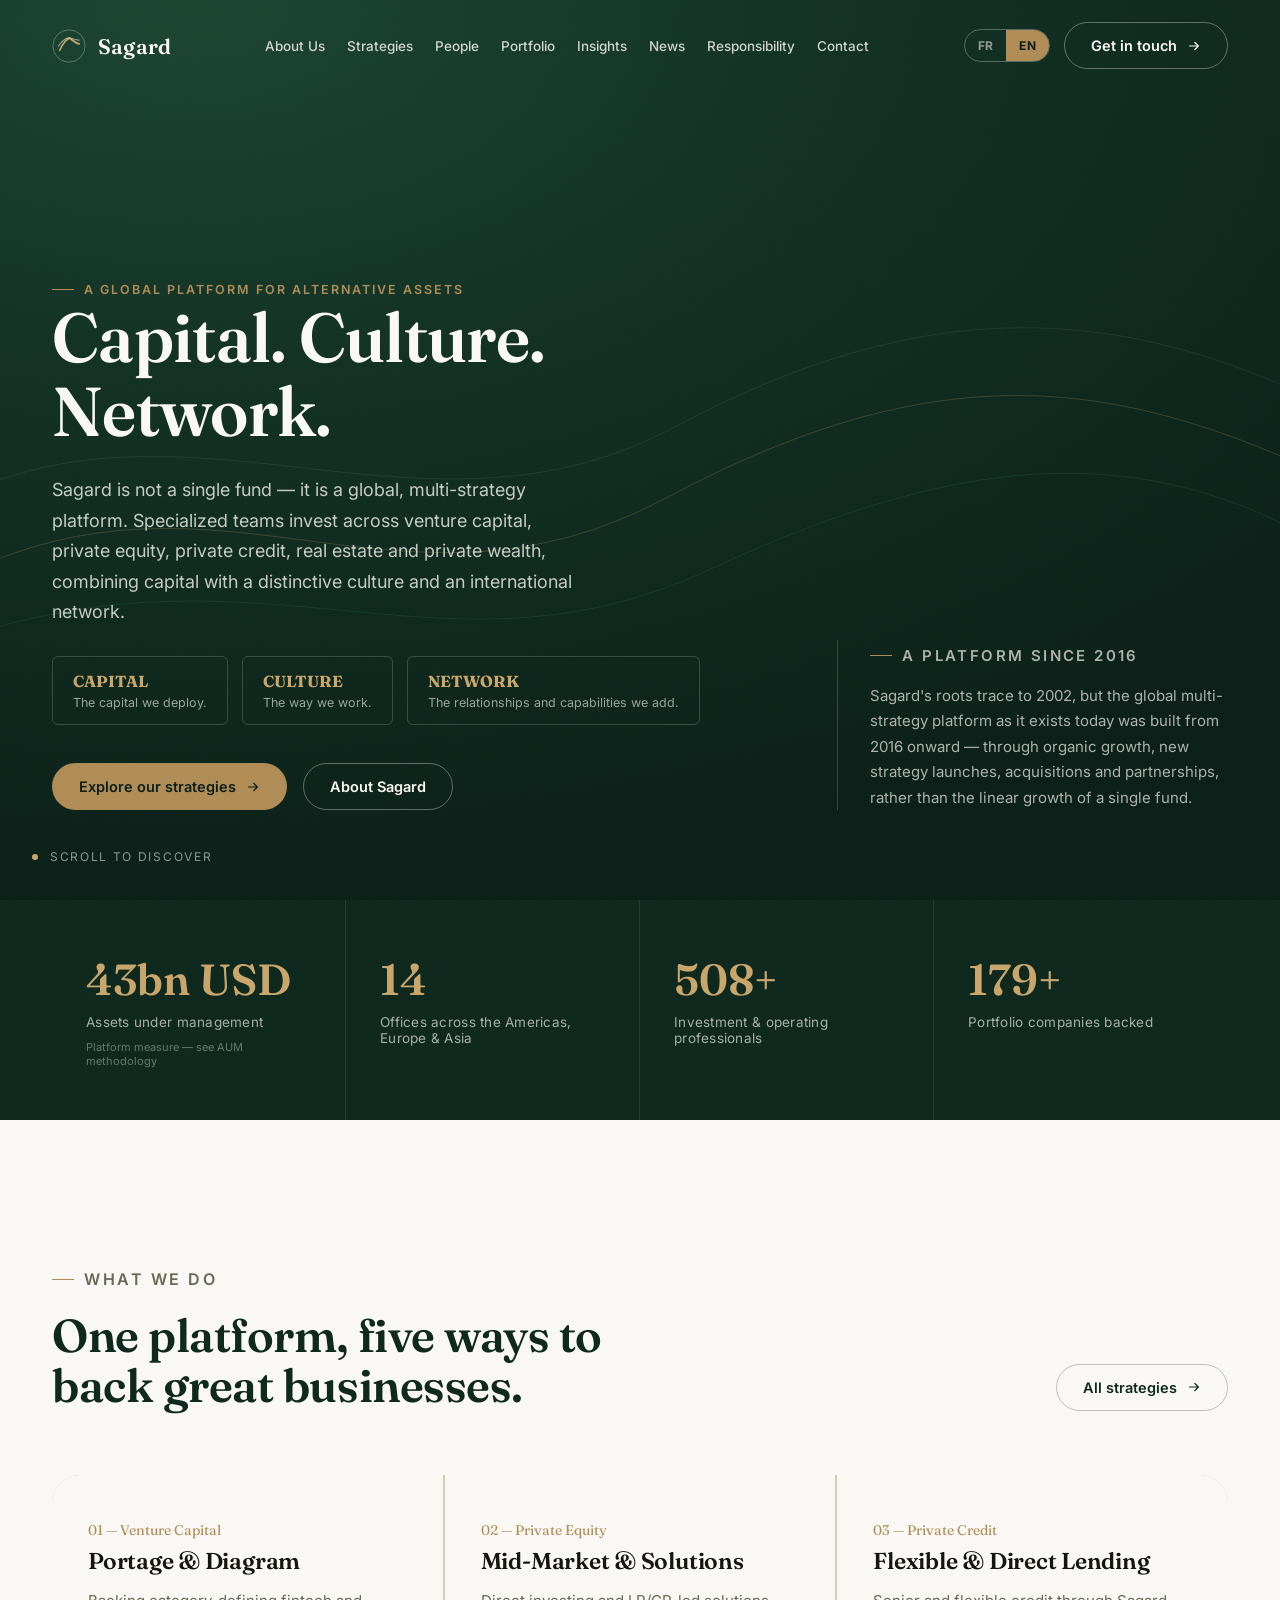
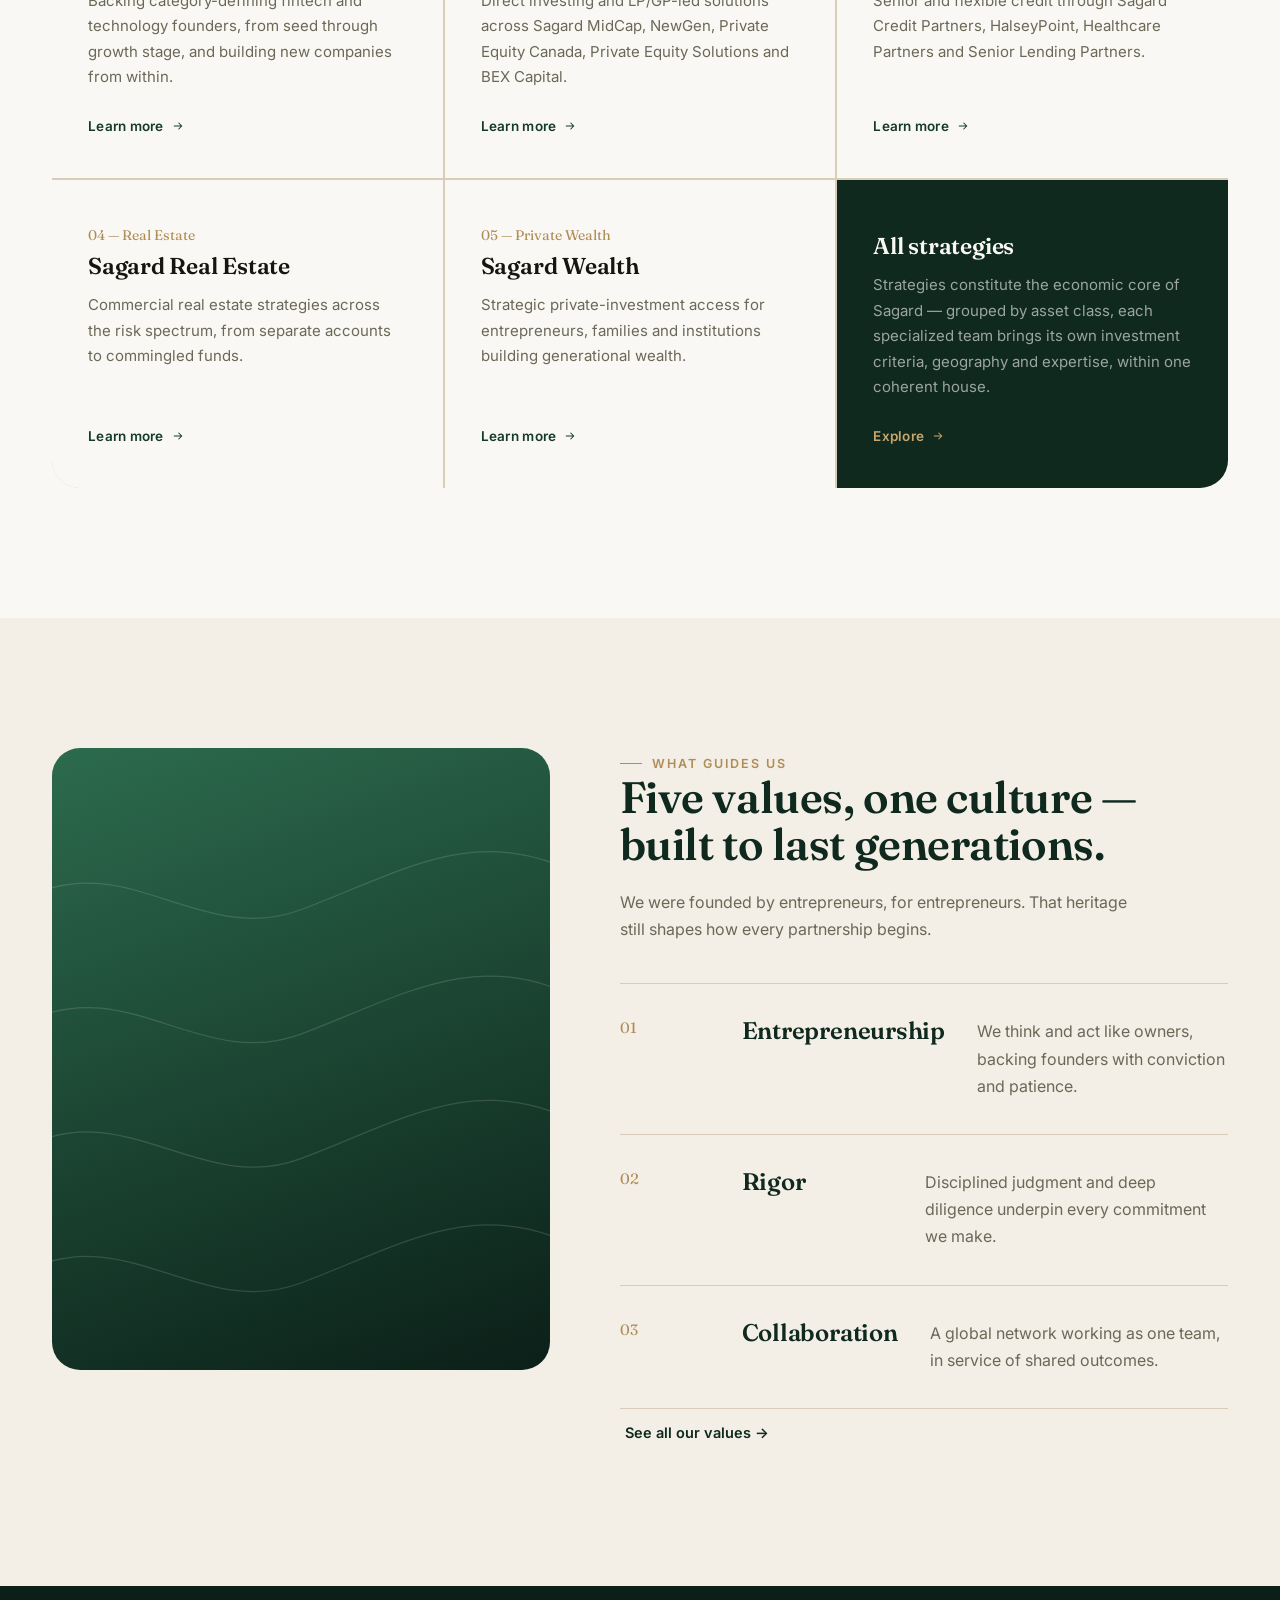
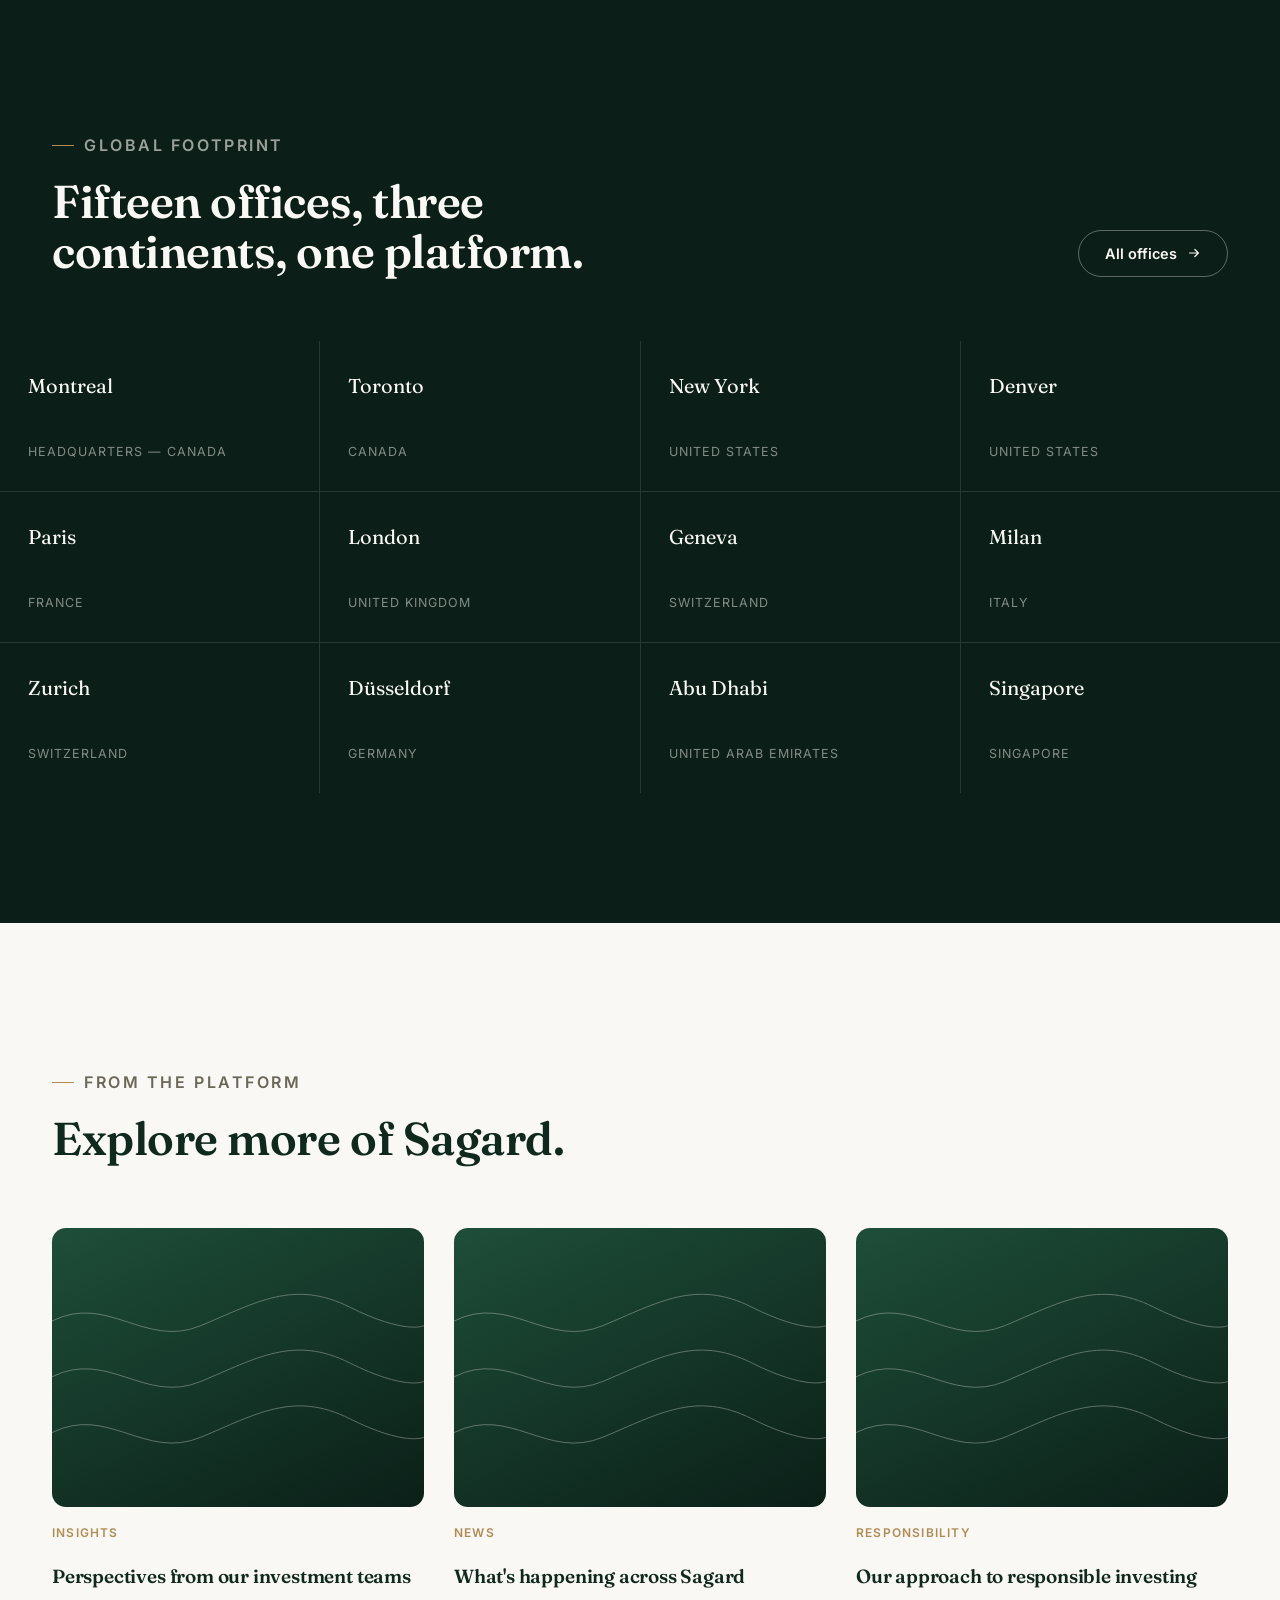
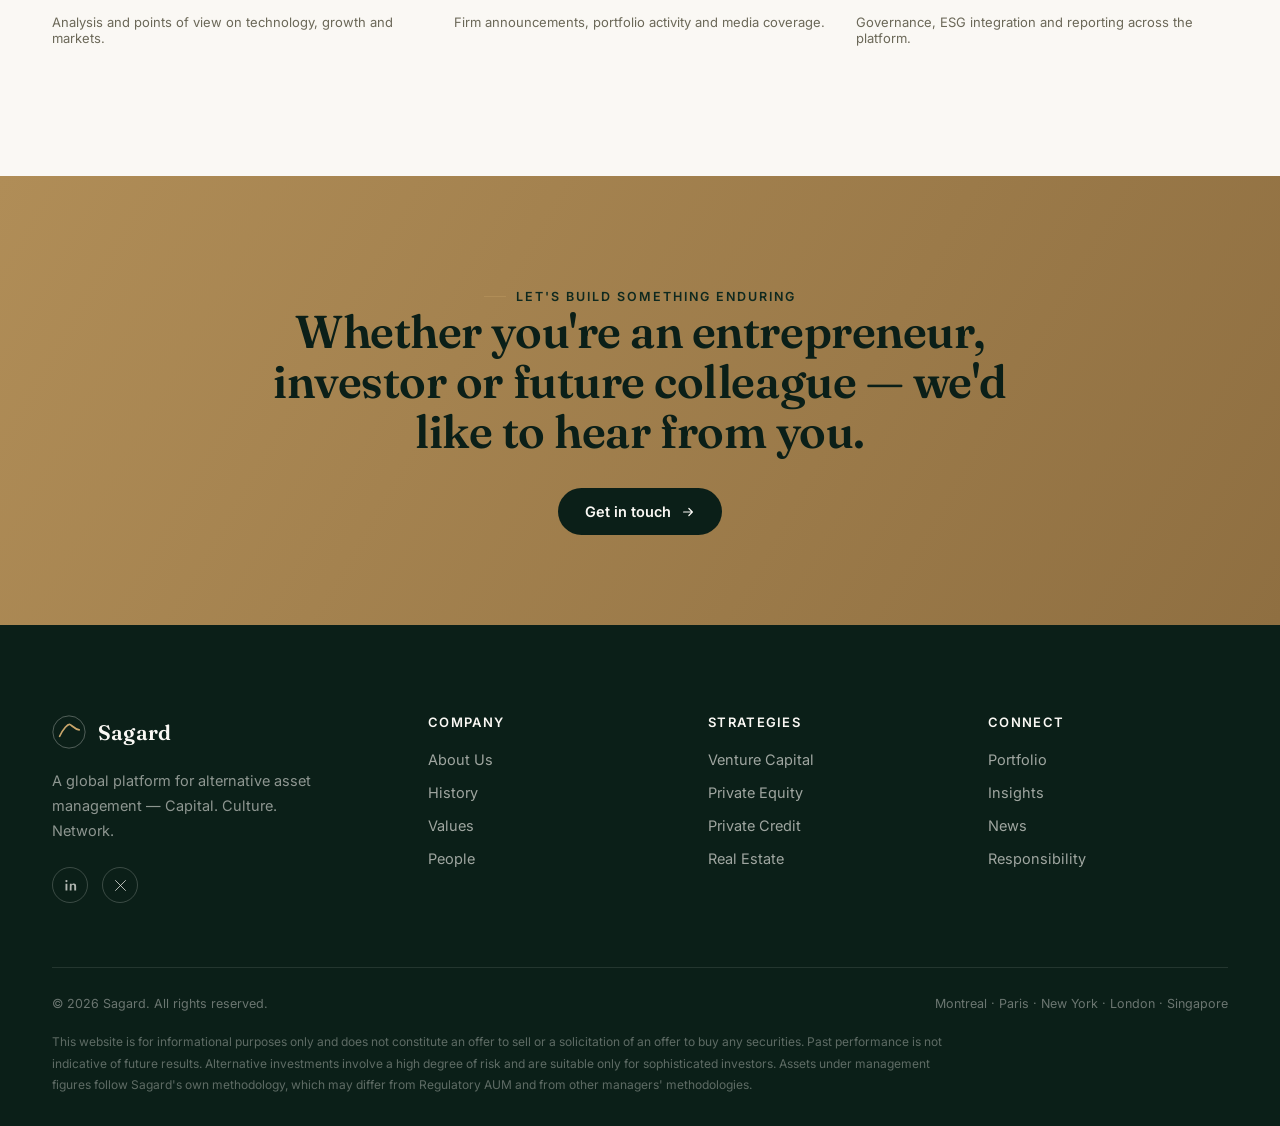
<file: index.html>
<!doctype html>
<html lang="en">
<head>
<meta charset="UTF-8">
<meta name="viewport" content="width=device-width, initial-scale=1.0">
<title data-i18n="home.meta.title">Sagard — Capital. Culture. Network.</title>
<meta name="description" data-i18n-content="home.meta.desc" content="Sagard is a global platform for alternative asset management.">
<link rel="icon" href="data:image/svg+xml,%3Csvg xmlns='http://www.w3.org/2000/svg' viewBox='0 0 40 40'%3E%3Ccircle cx='20' cy='20' r='19' fill='%230f291f'/%3E%3Cpath d='M9 24c4-9 9-13 11-13s5 5 11 6' stroke='%23c9a66b' stroke-width='2' fill='none' stroke-linecap='round'/%3E%3C/svg%3E">
<link rel="preconnect" href="https://fonts.googleapis.com">
<link rel="preconnect" href="https://fonts.gstatic.com" crossorigin>
<link href="https://fonts.googleapis.com/css2?family=Fraunces:opsz,wght@9..144,500;9..144,600;9..144,650&family=Inter:wght@400;500;600;700&display=swap" rel="stylesheet">
<link rel="stylesheet" href="assets/css/style.css">
</head>
<body>

<!-- ============ HEADER ============ -->
<header class="site-header">
  <div class="container">
    <a href="index.html" class="logo">
      <svg viewBox="0 0 40 40" fill="none" xmlns="http://www.w3.org/2000/svg">
        <circle cx="20" cy="20" r="19" stroke="currentColor" stroke-opacity=".35"/>
        <path d="M9 25c4.5-9.5 9.5-14 11.5-14s5.5 5.5 11.5 6.5" stroke="#c9a66b" stroke-width="2" fill="none" stroke-linecap="round"/>
        <path d="M7.5 20c5-7 10.5-10 12.5-10s6 3.5 12 3" stroke="currentColor" stroke-opacity=".55" stroke-width="1.4" fill="none" stroke-linecap="round"/>
      </svg>
      <span class="logo-word">Sagard</span>
    </a>
    <nav class="main-nav" id="mainNav">
      <a href="about.html" data-i18n="nav.about">About Us</a>
      <a href="strategies.html" data-i18n="nav.strategies">Strategies</a>
      <a href="people.html" data-i18n="nav.people">People</a>
      <a href="portfolio.html" data-i18n="nav.portfolio">Portfolio</a>
      <a href="insights.html" data-i18n="nav.insights">Insights</a>
      <a href="news.html" data-i18n="nav.news">News</a>
      <a href="responsibility.html" data-i18n="nav.responsibility">Responsibility</a>
      <a href="contact.html" data-i18n="nav.contact">Contact</a>
    </nav>
    <div class="header-actions">
      <div class="lang-switch" role="group" aria-label="Language / Langue">
        <button type="button" class="lang-btn" data-lang-btn="fr">FR</button>
        <button type="button" class="lang-btn" data-lang-btn="en">EN</button>
      </div>
      <a href="contact.html" class="btn btn-outline-light">
        <span data-i18n="nav.getintouch">Get in touch</span>
        <svg viewBox="0 0 16 16" fill="none"><path d="M3 8h10M9 4l4 4-4 4" stroke="currentColor" stroke-width="1.4" stroke-linecap="round" stroke-linejoin="round"/></svg>
      </a>
      <button class="nav-toggle" id="navToggle" aria-label="Open menu" aria-expanded="false">
        <span></span><span></span><span></span>
      </button>
    </div>
  </div>
  <div class="nav-scrim" id="navScrim"></div>
</header>

<!-- ============ HERO ============ -->
<section class="hero">
  <svg class="hero-lines" viewBox="0 0 1440 800" preserveAspectRatio="none" xmlns="http://www.w3.org/2000/svg">
    <path d="M-50 650 C 250 500, 450 720, 750 560 S 1250 420, 1500 540" stroke="#c9a66b" stroke-width="1" fill="none" opacity=".5"/>
    <path d="M-50 720 C 300 600, 500 780, 800 640 S 1300 500, 1500 620" stroke="#3f8a63" stroke-width="1" fill="none" opacity=".4"/>
    <path d="M-50 560 C 220 430, 480 630, 760 480 S 1260 340, 1500 460" stroke="#f3efe6" stroke-width="1" fill="none" opacity=".18"/>
  </svg>
  <div class="grain"></div>
  <div class="container">
    <div class="hero-grid">
      <div>
        <p class="eyebrow" data-reveal data-i18n="home.hero.eyebrow">A Global Platform for Alternative Assets</p>
        <h1 data-reveal data-i18n="home.hero.tagline">Capital. Culture. Network.</h1>
        <p class="hero-sub" data-reveal data-i18n="home.hero.sub">Sagard is not a single fund — it is a global, multi-strategy platform.</p>
        <div class="ccn-row" data-reveal>
          <div class="ccn-pill"><b data-i18n="ccn.capital.label">CAPITAL</b><span data-i18n="ccn.capital.value">The capital we deploy.</span></div>
          <div class="ccn-pill"><b data-i18n="ccn.culture.label">CULTURE</b><span data-i18n="ccn.culture.value">The way we work.</span></div>
          <div class="ccn-pill"><b data-i18n="ccn.network.label">NETWORK</b><span data-i18n="ccn.network.value">The relationships and capabilities we add.</span></div>
        </div>
        <div class="hero-cta" data-reveal>
          <a href="strategies.html" class="btn btn-primary">
            <span data-i18n="home.hero.cta1">Explore our strategies</span>
            <svg viewBox="0 0 16 16" fill="none"><path d="M3 8h10M9 4l4 4-4 4" stroke="currentColor" stroke-width="1.4" stroke-linecap="round" stroke-linejoin="round"/></svg>
          </a>
          <a href="about.html" class="btn btn-outline-light" data-i18n="home.hero.cta2">About Sagard</a>
        </div>
      </div>
      <div class="hero-side" data-reveal>
        <p class="eyebrow" data-i18n="home.hero.since">A platform since 2016</p>
        <p data-i18n="home.hero.sidetext">Sagard's roots trace to 2002, but the global multi-strategy platform as it exists today was built from 2016 onward.</p>
      </div>
    </div>
  </div>
  <div class="scroll-cue"><span class="dot"></span> <span data-i18n="home.scroll">Scroll to discover</span></div>
</section>

<!-- ============ STATS ============ -->
<section class="stats-bar">
  <div class="container">
    <div class="stats-grid">
      <div class="stat-item" data-reveal>
        <span class="stat-num"><span data-count="46" data-suffix="bn">0</span> USD</span>
        <span class="stat-label" data-i18n="home.stats.aum">Assets under management</span>
        <a href="about.html#aum-note" class="stat-caveat" data-i18n="home.stats.aum.caveat">Platform measure — see AUM methodology</a>
      </div>
      <div class="stat-item" data-reveal>
        <span class="stat-num"><span data-count="15">0</span></span>
        <span class="stat-label" data-i18n="home.stats.offices">Offices across the Americas, Europe &amp; Asia</span>
      </div>
      <div class="stat-item" data-reveal>
        <span class="stat-num"><span data-count="540" data-suffix="+">0</span></span>
        <span class="stat-label" data-i18n="home.stats.people">Investment &amp; operating professionals</span>
      </div>
      <div class="stat-item" data-reveal>
        <span class="stat-num"><span data-count="190" data-suffix="+">0</span></span>
        <span class="stat-label" data-i18n="home.stats.portfolio">Portfolio companies backed</span>
      </div>
    </div>
  </div>
</section>

<!-- ============ STRATEGIES ============ -->
<section class="section">
  <div class="container">
    <div class="section-head" data-reveal>
      <div>
        <p class="eyebrow" data-i18n="home.strat.eyebrow">What we do</p>
        <h2 data-i18n="home.strat.title">One platform, five ways to back great businesses.</h2>
      </div>
      <a href="strategies.html" class="btn btn-outline-dark">
        <span data-i18n="home.strat.all">All strategies</span>
        <svg viewBox="0 0 16 16" fill="none"><path d="M3 8h10M9 4l4 4-4 4" stroke="currentColor" stroke-width="1.4" stroke-linecap="round" stroke-linejoin="round"/></svg>
      </a>
    </div>
    <div class="strategy-grid" data-reveal>
      <a href="strategies.html#venture-capital" class="strategy-card">
        <div><span class="strategy-num" data-i18n="card.vc.num">01 — Venture Capital</span>
          <h3 data-i18n="card.vc.title">Portage &amp; Diagram</h3>
          <p class="strategy-desc" data-i18n="card.vc.desc">Backing category-defining fintech and technology founders.</p>
        </div>
        <span class="strategy-link"><span data-i18n="common.learnmore">Learn more</span> <svg viewBox="0 0 16 16" fill="none"><path d="M3 8h10M9 4l4 4-4 4" stroke="currentColor" stroke-width="1.4" stroke-linecap="round" stroke-linejoin="round"/></svg></span>
      </a>
      <a href="strategies.html#private-equity" class="strategy-card">
        <div><span class="strategy-num" data-i18n="card.pe.num">02 — Private Equity</span>
          <h3 data-i18n="card.pe.title">Mid-Market &amp; Solutions</h3>
          <p class="strategy-desc" data-i18n="card.pe.desc">Direct investing and LP/GP-led solutions across five specialized vehicles.</p>
        </div>
        <span class="strategy-link"><span data-i18n="common.learnmore">Learn more</span> <svg viewBox="0 0 16 16" fill="none"><path d="M3 8h10M9 4l4 4-4 4" stroke="currentColor" stroke-width="1.4" stroke-linecap="round" stroke-linejoin="round"/></svg></span>
      </a>
      <a href="strategies.html#private-credit" class="strategy-card">
        <div><span class="strategy-num" data-i18n="card.credit.num">03 — Private Credit</span>
          <h3 data-i18n="card.credit.title">Flexible &amp; Direct Lending</h3>
          <p class="strategy-desc" data-i18n="card.credit.desc">Senior and flexible credit across four specialized vehicles.</p>
        </div>
        <span class="strategy-link"><span data-i18n="common.learnmore">Learn more</span> <svg viewBox="0 0 16 16" fill="none"><path d="M3 8h10M9 4l4 4-4 4" stroke="currentColor" stroke-width="1.4" stroke-linecap="round" stroke-linejoin="round"/></svg></span>
      </a>
      <a href="strategies.html#real-estate" class="strategy-card">
        <div><span class="strategy-num" data-i18n="card.re.num">04 — Real Estate</span>
          <h3 data-i18n="card.re.title">Sagard Real Estate</h3>
          <p class="strategy-desc" data-i18n="card.re.desc">Commercial real estate strategies across the risk spectrum.</p>
        </div>
        <span class="strategy-link"><span data-i18n="common.learnmore">Learn more</span> <svg viewBox="0 0 16 16" fill="none"><path d="M3 8h10M9 4l4 4-4 4" stroke="currentColor" stroke-width="1.4" stroke-linecap="round" stroke-linejoin="round"/></svg></span>
      </a>
      <a href="strategies.html#private-wealth" class="strategy-card">
        <div><span class="strategy-num" data-i18n="card.wealth.num">05 — Private Wealth</span>
          <h3 data-i18n="card.wealth.title">Sagard Wealth</h3>
          <p class="strategy-desc" data-i18n="card.wealth.desc">Strategic private-investment access for entrepreneurs and families.</p>
        </div>
        <span class="strategy-link"><span data-i18n="common.learnmore">Learn more</span> <svg viewBox="0 0 16 16" fill="none"><path d="M3 8h10M9 4l4 4-4 4" stroke="currentColor" stroke-width="1.4" stroke-linecap="round" stroke-linejoin="round"/></svg></span>
      </a>
      <a href="strategies.html" class="strategy-card strategy-card-cta">
        <div>
          <h3 data-i18n="home.strat.all">All strategies</h3>
          <p class="strategy-desc" data-i18n="strategies.hero.sub">Explore every asset class in detail.</p>
        </div>
        <span class="strategy-link"><span data-i18n="common.explore">Explore</span> <svg viewBox="0 0 16 16" fill="none"><path d="M3 8h10M9 4l4 4-4 4" stroke="currentColor" stroke-width="1.4" stroke-linecap="round" stroke-linejoin="round"/></svg></span>
      </a>
    </div>
  </div>
</section>

<!-- ============ VALUES TEASER ============ -->
<section class="section section-stone">
  <div class="container">
    <div class="split">
      <div class="split-media" data-reveal>
        <svg class="topo" viewBox="0 0 400 500" preserveAspectRatio="none" xmlns="http://www.w3.org/2000/svg">
          <path d="M-20 120c80-40 140 40 220 10s140-70 220-30" stroke="#faf8f4" fill="none"/>
          <path d="M-20 220c80-40 140 40 220 10s140-70 220-30" stroke="#faf8f4" fill="none"/>
          <path d="M-20 320c80-40 140 40 220 10s140-70 220-30" stroke="#faf8f4" fill="none"/>
          <path d="M-20 420c80-40 140 40 220 10s140-70 220-30" stroke="#faf8f4" fill="none"/>
        </svg>
      </div>
      <div>
        <p class="eyebrow" data-reveal data-i18n="home.values.eyebrow">What guides us</p>
        <h2 data-reveal style="font-size:clamp(28px,3.6vw,44px);color:var(--forest-900);max-width:520px;" data-i18n="home.values.title">Five values, one culture — built to last generations.</h2>
        <p data-reveal style="margin-top:20px;color:var(--ink-500);max-width:520px;" data-i18n="home.values.text">We were founded by entrepreneurs, for entrepreneurs.</p>
        <div class="values-list" style="margin-top:40px;">
          <div class="value-row" data-reveal>
            <span class="value-index">01</span><h3 data-i18n="home.values.v1.title">Entrepreneurship</h3>
            <p data-i18n="home.values.v1.desc">We think and act like owners, backing founders with conviction and patience.</p>
          </div>
          <div class="value-row" data-reveal>
            <span class="value-index">02</span><h3 data-i18n="home.values.v2.title">Rigor</h3>
            <p data-i18n="home.values.v2.desc">Disciplined judgment and deep diligence underpin every commitment we make.</p>
          </div>
          <div class="value-row" data-reveal>
            <span class="value-index">03</span><h3 data-i18n="home.values.v3.title">Collaboration</h3>
            <p data-i18n="home.values.v3.desc">A global network working as one team, in service of shared outcomes.</p>
          </div>
        </div>
        <a href="about.html#values" class="btn btn-ghost" data-reveal data-i18n="home.values.seeall">See all our values →</a>
      </div>
    </div>
  </div>
</section>

<!-- ============ GLOBAL PRESENCE ============ -->
<section class="section section-dark">
  <div class="container">
    <div class="section-head" data-reveal>
      <div>
        <p class="eyebrow" data-i18n="home.global.eyebrow">Global footprint</p>
        <h2 data-i18n="home.global.title">Fifteen offices, three continents, one platform.</h2>
      </div>
      <a href="contact.html" class="btn btn-outline-light">
        <span data-i18n="home.global.all">All offices</span>
        <svg viewBox="0 0 16 16" fill="none"><path d="M3 8h10M9 4l4 4-4 4" stroke="currentColor" stroke-width="1.4" stroke-linecap="round" stroke-linejoin="round"/></svg>
      </a>
    </div>
  </div>
  <div class="offices-grid" data-reveal>
    <div class="office-cell"><span class="office-city" data-i18n="office.montreal.city">Montreal</span><span class="office-region" data-i18n="office.montreal.region">Headquarters — Canada</span></div>
    <div class="office-cell"><span class="office-city" data-i18n="office.toronto.city">Toronto</span><span class="office-region" data-i18n="office.toronto.region">Canada</span></div>
    <div class="office-cell"><span class="office-city" data-i18n="office.newyork.city">New York</span><span class="office-region" data-i18n="office.newyork.region">United States</span></div>
    <div class="office-cell"><span class="office-city" data-i18n="office.denver.city">Denver</span><span class="office-region" data-i18n="office.denver.region">United States</span></div>
    <div class="office-cell"><span class="office-city" data-i18n="office.paris.city">Paris</span><span class="office-region" data-i18n="office.paris.region">France</span></div>
    <div class="office-cell"><span class="office-city" data-i18n="office.london.city">London</span><span class="office-region" data-i18n="office.london.region">United Kingdom</span></div>
    <div class="office-cell"><span class="office-city" data-i18n="office.geneva.city">Geneva</span><span class="office-region" data-i18n="office.geneva.region">Switzerland</span></div>
    <div class="office-cell"><span class="office-city" data-i18n="office.milan.city">Milan</span><span class="office-region" data-i18n="office.milan.region">Italy</span></div>
    <div class="office-cell"><span class="office-city" data-i18n="office.zurich.city">Zurich</span><span class="office-region" data-i18n="office.zurich.region">Switzerland</span></div>
    <div class="office-cell"><span class="office-city" data-i18n="office.dusseldorf.city">Düsseldorf</span><span class="office-region" data-i18n="office.dusseldorf.region">Germany</span></div>
    <div class="office-cell"><span class="office-city" data-i18n="office.abudhabi.city">Abu Dhabi</span><span class="office-region" data-i18n="office.abudhabi.region">United Arab Emirates</span></div>
    <div class="office-cell"><span class="office-city" data-i18n="office.singapore.city">Singapore</span><span class="office-region" data-i18n="office.singapore.region">Singapore</span></div>
  </div>
</section>

<!-- ============ EXPLORE MORE ============ -->
<section class="section">
  <div class="container">
    <div class="section-head" data-reveal>
      <div>
        <p class="eyebrow" data-i18n="home.more.eyebrow">From the platform</p>
        <h2 data-i18n="home.more.title">Explore more of Sagard.</h2>
      </div>
    </div>
    <div class="news-grid">
      <a class="news-card" href="insights.html" data-reveal>
        <div class="news-media"><svg class="topo" viewBox="0 0 400 300" xmlns="http://www.w3.org/2000/svg"><path d="M0 100c60-30 100 30 160 5s100-50 160-20 80 20 80 20" stroke="#faf8f4" fill="none"/><path d="M0 160c60-30 100 30 160 5s100-50 160-20 80 20 80 20" stroke="#faf8f4" fill="none"/><path d="M0 220c60-30 100 30 160 5s100-50 160-20 80 20 80 20" stroke="#faf8f4" fill="none"/></svg></div>
        <span class="news-tag" data-i18n="more.insights.tag">Insights</span>
        <h3 data-i18n="more.insights.title">Perspectives from our investment teams</h3>
        <span class="news-date" data-i18n="more.insights.desc">Analysis and points of view on technology, growth and markets.</span>
      </a>
      <a class="news-card" href="news.html" data-reveal>
        <div class="news-media"><svg class="topo" viewBox="0 0 400 300" xmlns="http://www.w3.org/2000/svg"><path d="M0 100c60-30 100 30 160 5s100-50 160-20 80 20 80 20" stroke="#faf8f4" fill="none"/><path d="M0 160c60-30 100 30 160 5s100-50 160-20 80 20 80 20" stroke="#faf8f4" fill="none"/><path d="M0 220c60-30 100 30 160 5s100-50 160-20 80 20 80 20" stroke="#faf8f4" fill="none"/></svg></div>
        <span class="news-tag" data-i18n="more.news.tag">News</span>
        <h3 data-i18n="more.news.title">What's happening across Sagard</h3>
        <span class="news-date" data-i18n="more.news.desc">Firm announcements, portfolio activity and media coverage.</span>
      </a>
      <a class="news-card" href="responsibility.html" data-reveal>
        <div class="news-media"><svg class="topo" viewBox="0 0 400 300" xmlns="http://www.w3.org/2000/svg"><path d="M0 100c60-30 100 30 160 5s100-50 160-20 80 20 80 20" stroke="#faf8f4" fill="none"/><path d="M0 160c60-30 100 30 160 5s100-50 160-20 80 20 80 20" stroke="#faf8f4" fill="none"/><path d="M0 220c60-30 100 30 160 5s100-50 160-20 80 20 80 20" stroke="#faf8f4" fill="none"/></svg></div>
        <span class="news-tag" data-i18n="more.responsibility.tag">Responsibility</span>
        <h3 data-i18n="more.responsibility.title">Our approach to responsible investing</h3>
        <span class="news-date" data-i18n="more.responsibility.desc">Governance, ESG integration and reporting across the platform.</span>
      </a>
    </div>
  </div>
</section>

<!-- ============ CTA ============ -->
<section class="cta-band">
  <div class="container">
    <p class="eyebrow" data-reveal style="justify-content:center;color:var(--forest-900);" data-i18n="home.cta.eyebrow">Let's build something enduring</p>
    <h2 data-reveal data-i18n="home.cta.title">Whether you're an entrepreneur, investor or future colleague — we'd like to hear from you.</h2>
    <a href="contact.html" class="btn btn-primary" data-reveal>
      <span data-i18n="home.cta.button">Get in touch</span>
      <svg viewBox="0 0 16 16" fill="none"><path d="M3 8h10M9 4l4 4-4 4" stroke="currentColor" stroke-width="1.4" stroke-linecap="round" stroke-linejoin="round"/></svg>
    </a>
  </div>
</section>

<!-- ============ FOOTER ============ -->
<footer class="site-footer">
  <div class="container">
    <div class="footer-top">
      <div class="footer-brand">
        <a href="index.html" class="logo">
          <svg viewBox="0 0 40 40" fill="none" xmlns="http://www.w3.org/2000/svg">
            <circle cx="20" cy="20" r="19" stroke="currentColor" stroke-opacity=".35"/>
            <path d="M9 25c4.5-9.5 9.5-14 11.5-14s5.5 5.5 11.5 6.5" stroke="#c9a66b" stroke-width="2" fill="none" stroke-linecap="round"/>
          </svg>
          <span class="logo-word">Sagard</span>
        </a>
        <p data-i18n="footer.tagline">A global platform for alternative asset management — Capital. Culture. Network.</p>
        <div class="social-row" style="margin-top:24px;">
          <a href="#" aria-label="LinkedIn"><svg viewBox="0 0 24 24" fill="none"><path d="M4 9h3v11H4zM5.5 3a1.8 1.8 0 110 3.6A1.8 1.8 0 015.5 3zM11 9h3v1.6c.6-1 1.7-1.8 3.3-1.8 3 0 3.7 1.8 3.7 4.7V20h-3v-5.9c0-1.4 0-3.2-2-3.2s-2.3 1.5-2.3 3.1V20h-3z" fill="currentColor"/></svg></a>
          <a href="#" aria-label="X"><svg viewBox="0 0 24 24" fill="none"><path d="M4 4l16 16M20 4L4 20" stroke="currentColor" stroke-width="1.6" stroke-linecap="round"/></svg></a>
        </div>
      </div>
      <div class="footer-col">
        <h4 data-i18n="footer.company">Company</h4>
        <ul>
          <li><a href="about.html" data-i18n="footer.aboutSagard">About Us</a></li>
          <li><a href="about.html#history" data-i18n="footer.history">History</a></li>
          <li><a href="about.html#values" data-i18n="footer.values">Values</a></li>
          <li><a href="people.html" data-i18n="footer.people">People</a></li>
        </ul>
      </div>
      <div class="footer-col">
        <h4 data-i18n="footer.strategiesHeading">Strategies</h4>
        <ul>
          <li><a href="strategies.html#venture-capital" data-i18n="footer.ventureCapital">Venture Capital</a></li>
          <li><a href="strategies.html#private-equity" data-i18n="footer.privateEquity">Private Equity</a></li>
          <li><a href="strategies.html#private-credit" data-i18n="footer.privateCredit">Private Credit</a></li>
          <li><a href="strategies.html#real-estate" data-i18n="footer.realEstate">Real Estate</a></li>
        </ul>
      </div>
      <div class="footer-col">
        <h4 data-i18n="footer.connect">Connect</h4>
        <ul>
          <li><a href="portfolio.html" data-i18n="footer.portfolio">Portfolio</a></li>
          <li><a href="insights.html" data-i18n="footer.insights">Insights</a></li>
          <li><a href="news.html" data-i18n="footer.news">News</a></li>
          <li><a href="responsibility.html" data-i18n="footer.responsibility">Responsibility</a></li>
        </ul>
      </div>
    </div>
    <div class="footer-bottom">
      <small>© <span data-year>2026</span> Sagard. <span data-i18n="footer.rights">All rights reserved.</span></small>
      <small data-i18n="footer.cities">Montreal · Paris · New York · London · Singapore</small>
    </div>
    <p class="footer-legal" data-i18n="footer.legal">This website is for informational purposes only.</p>
  </div>
</footer>

<script src="assets/js/i18n.js"></script>
<script src="assets/js/main.js"></script>
</body>
</html>
</file>
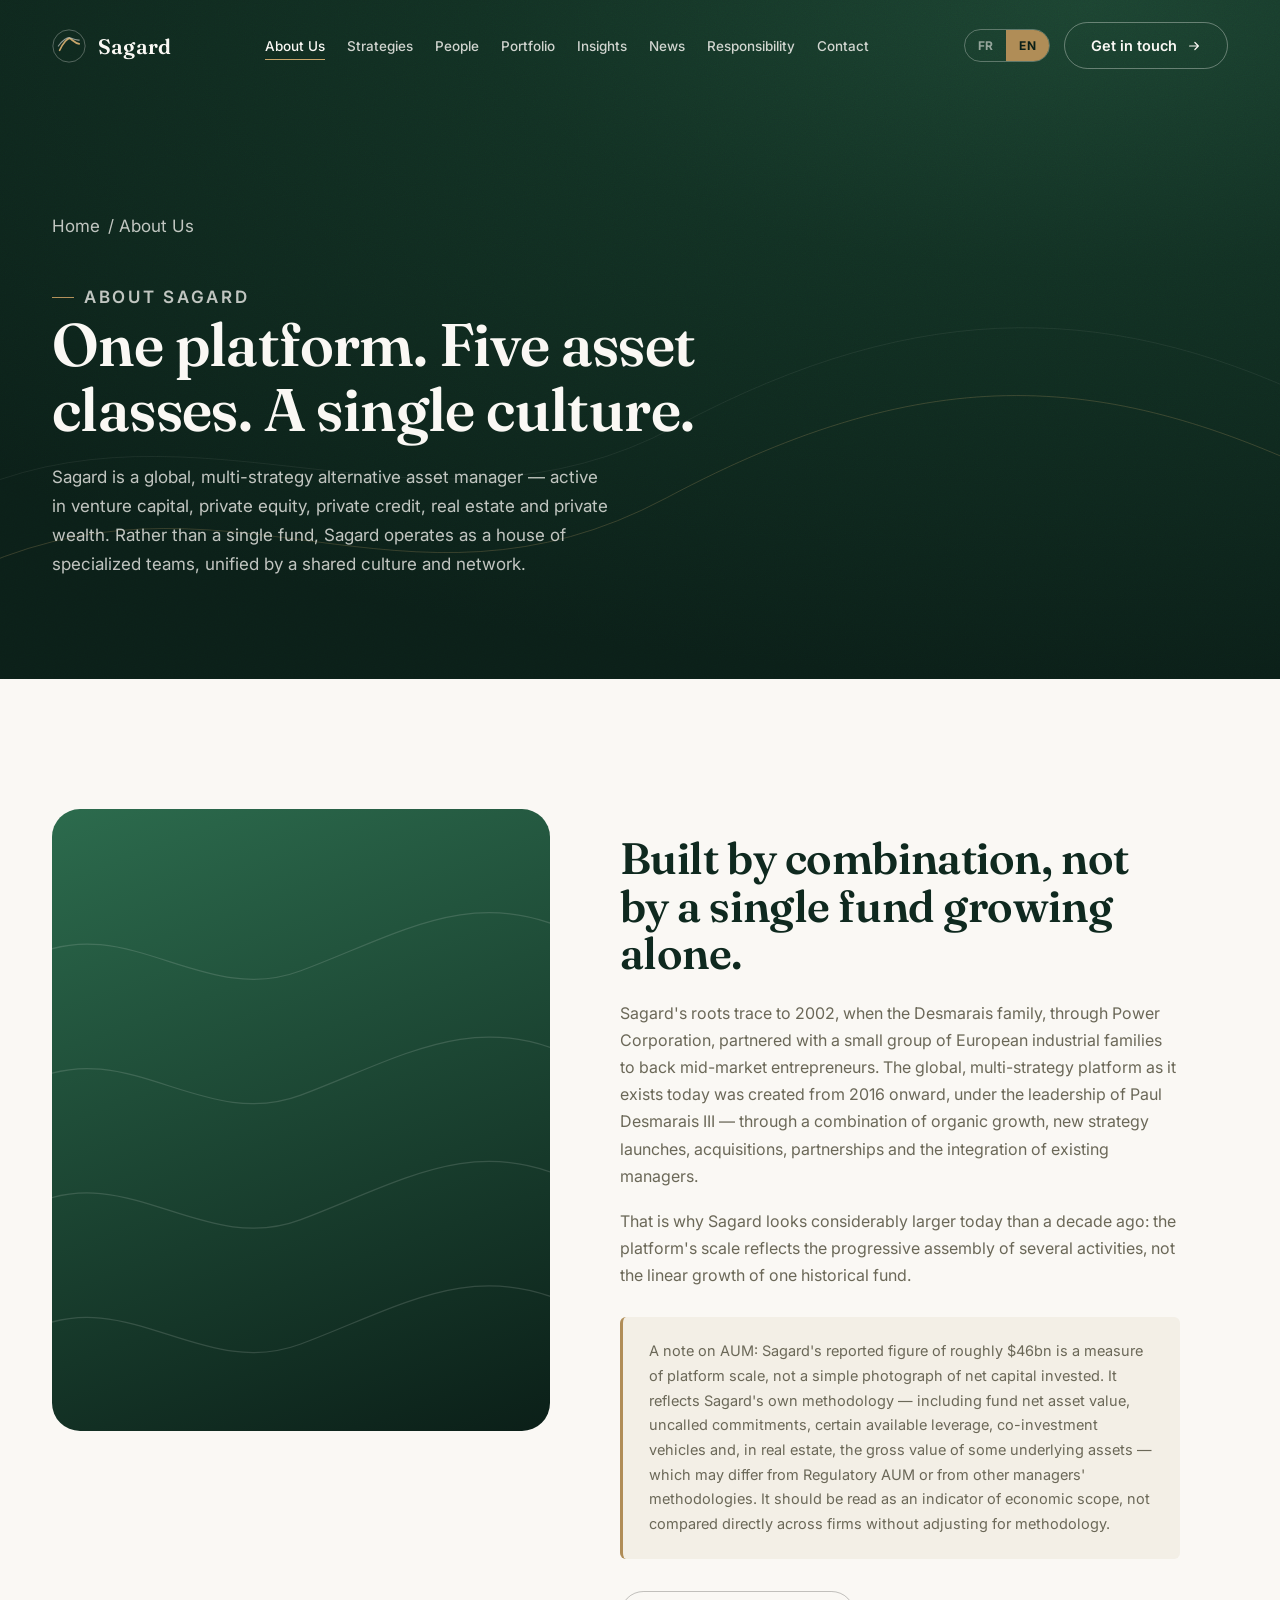
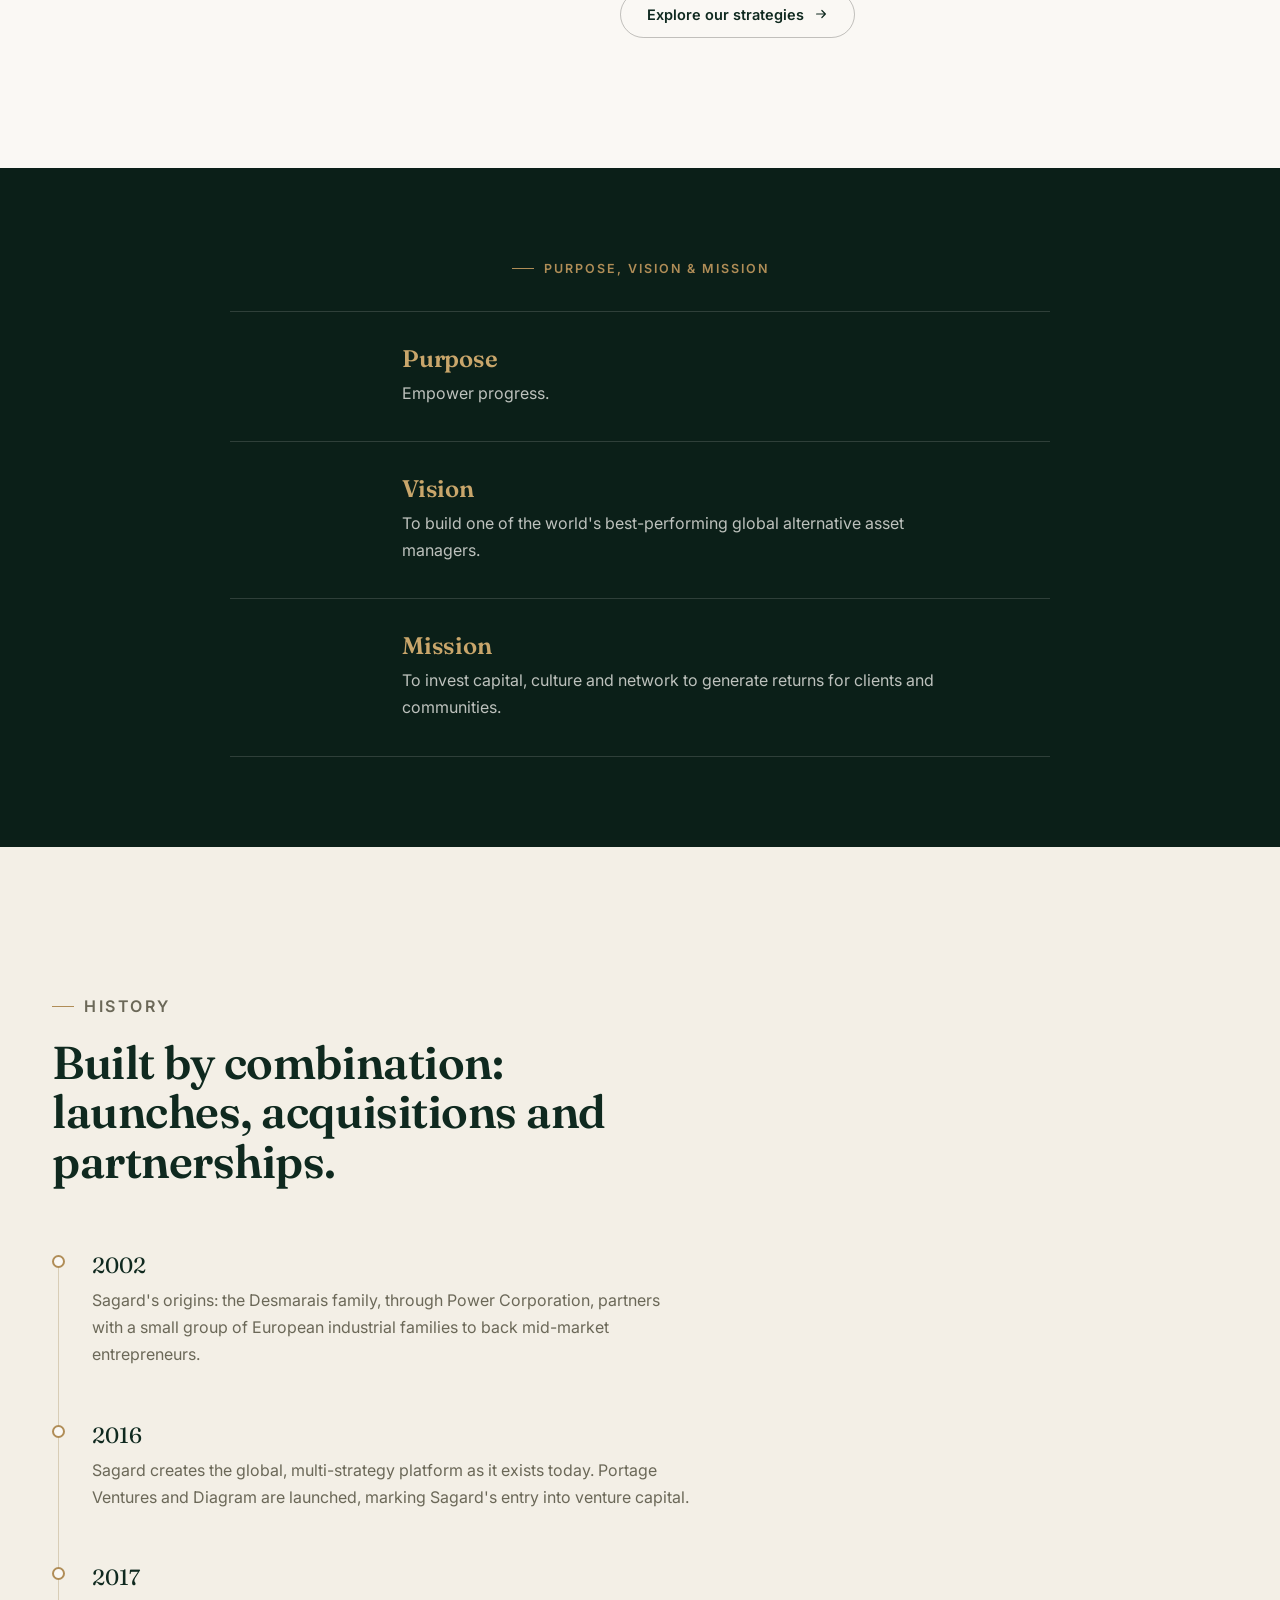
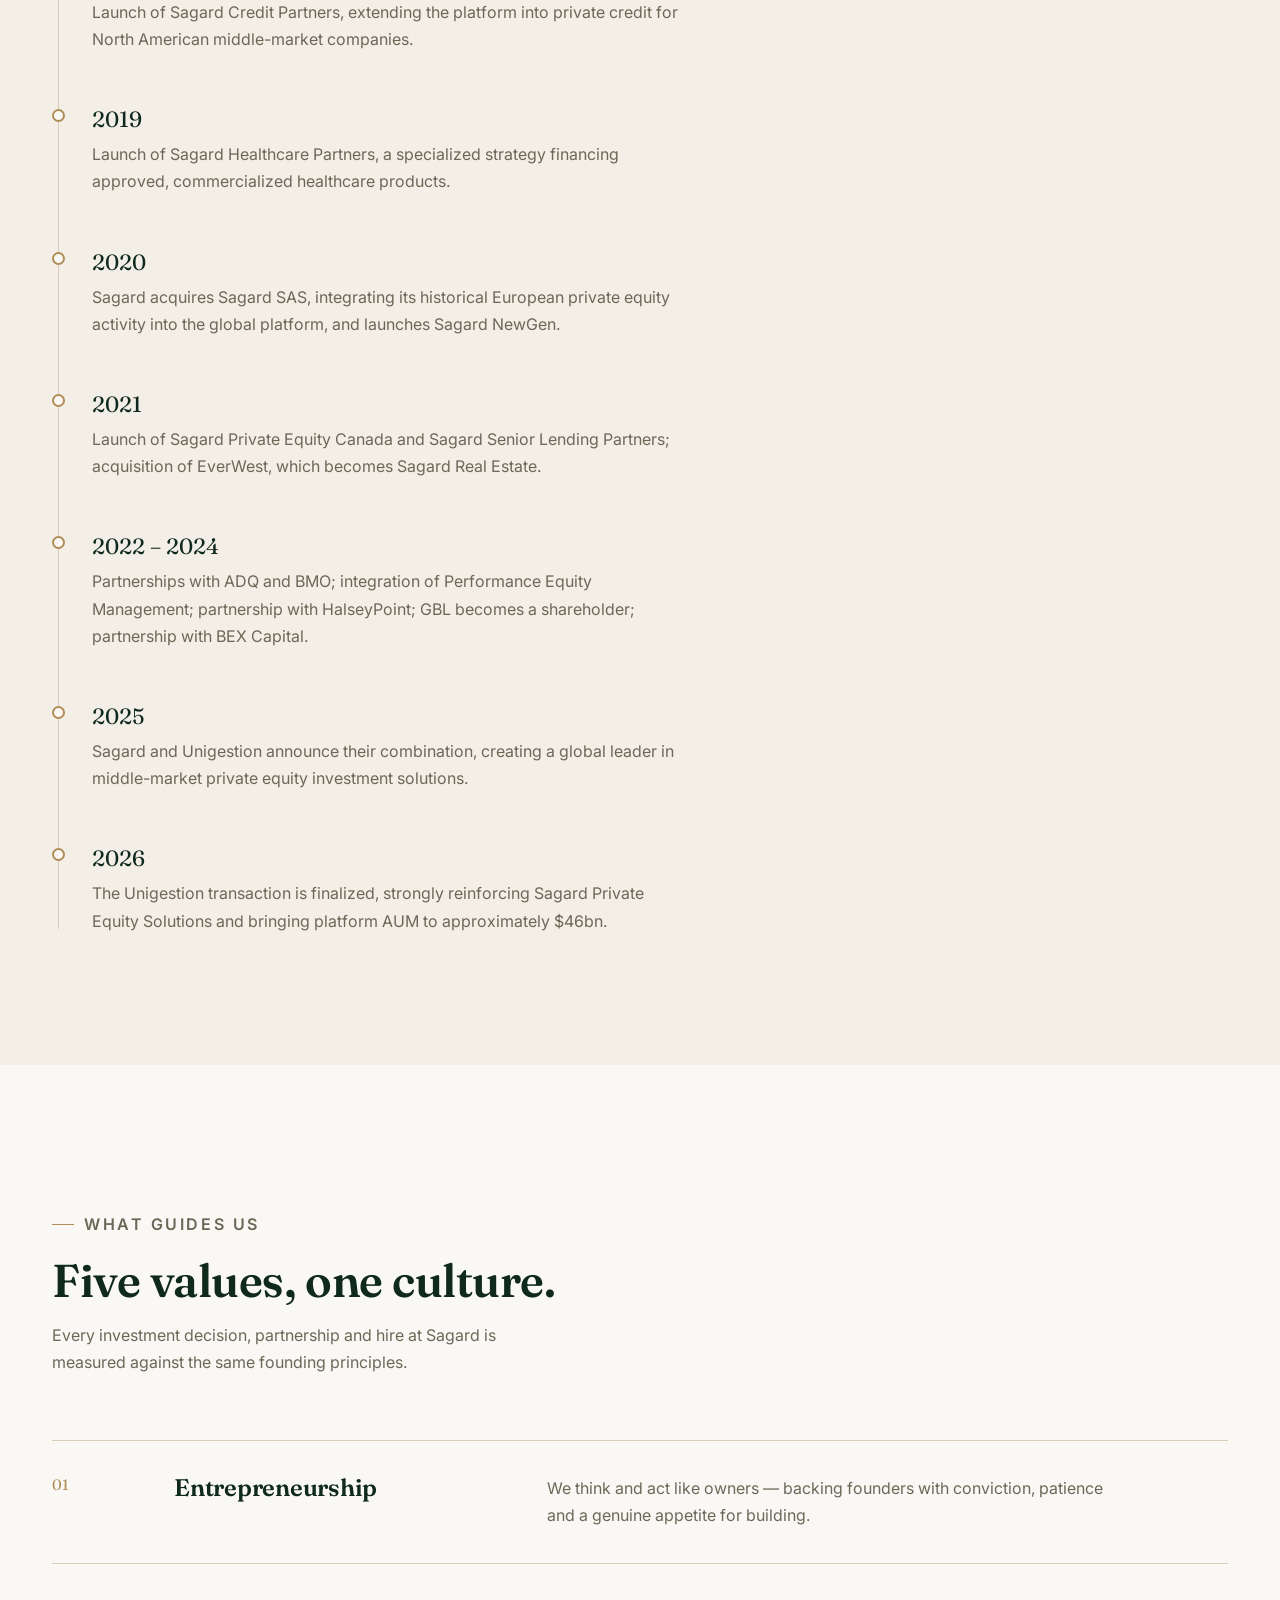
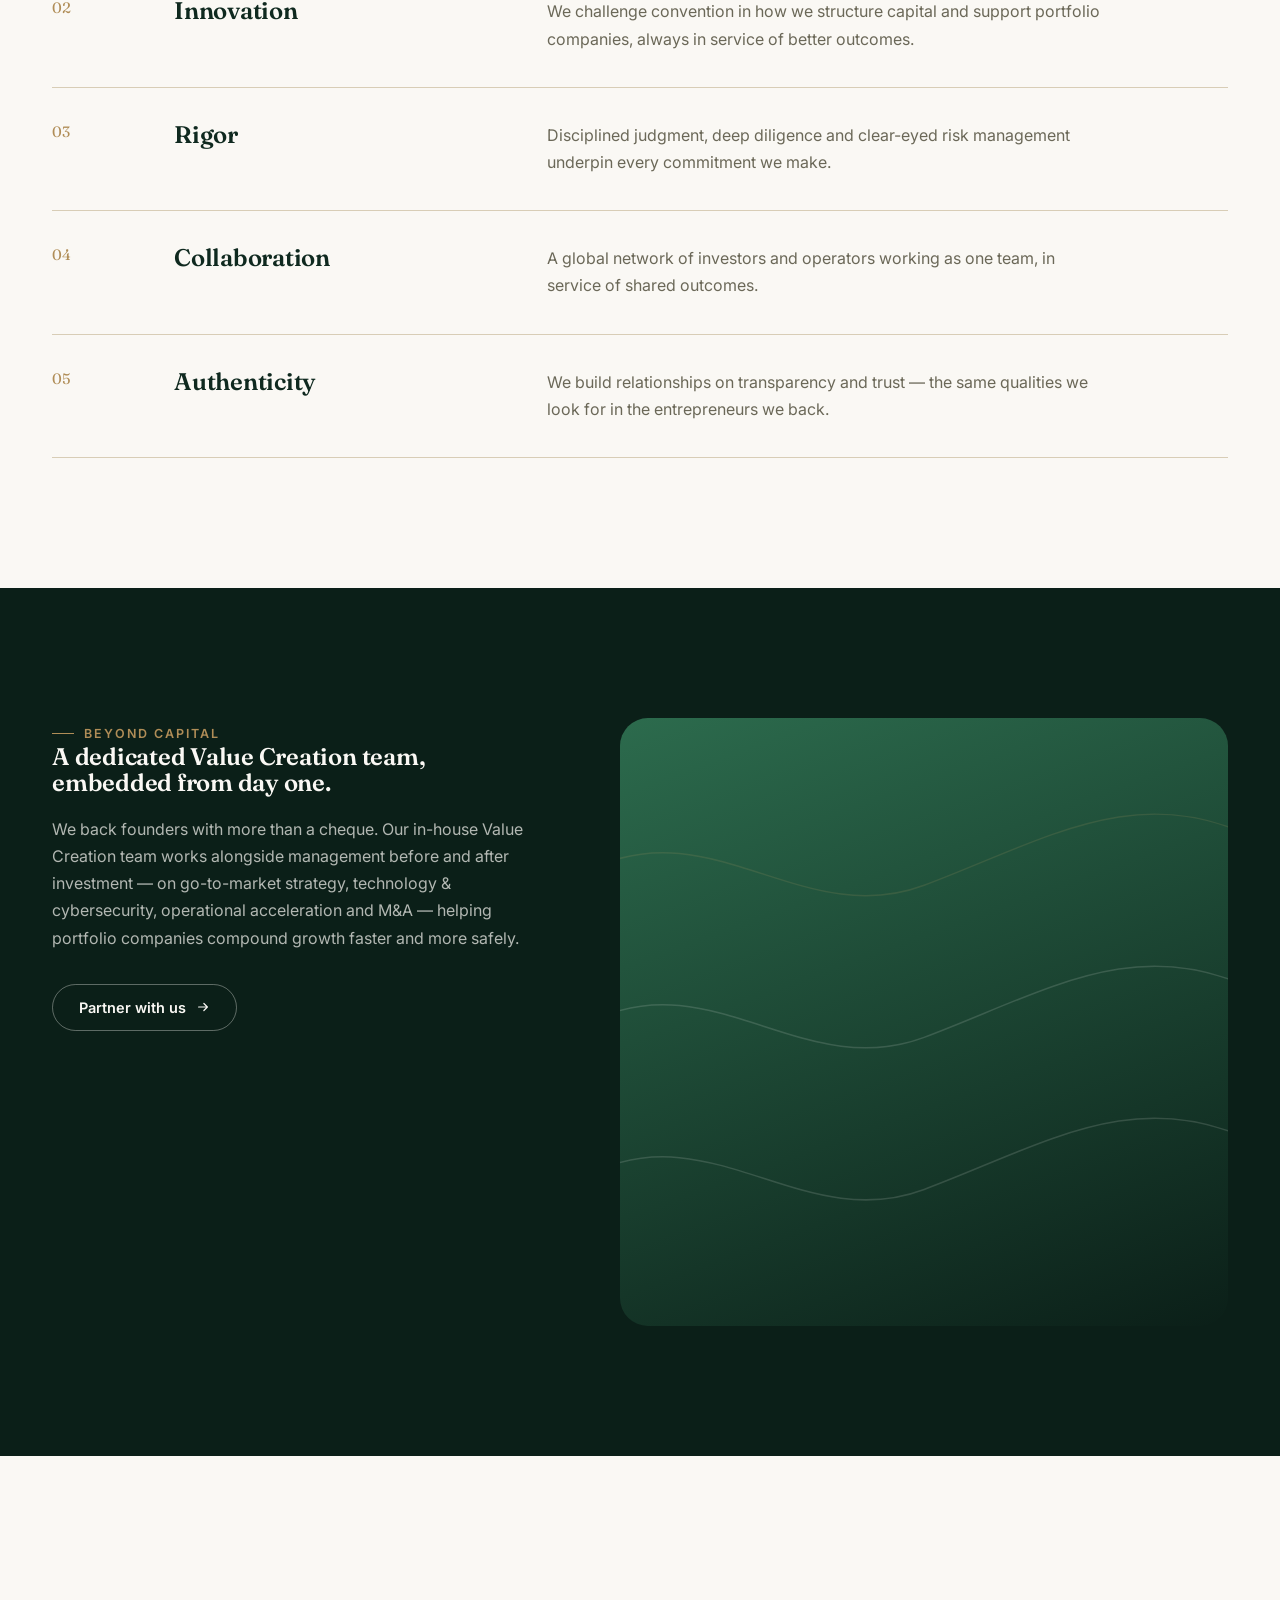
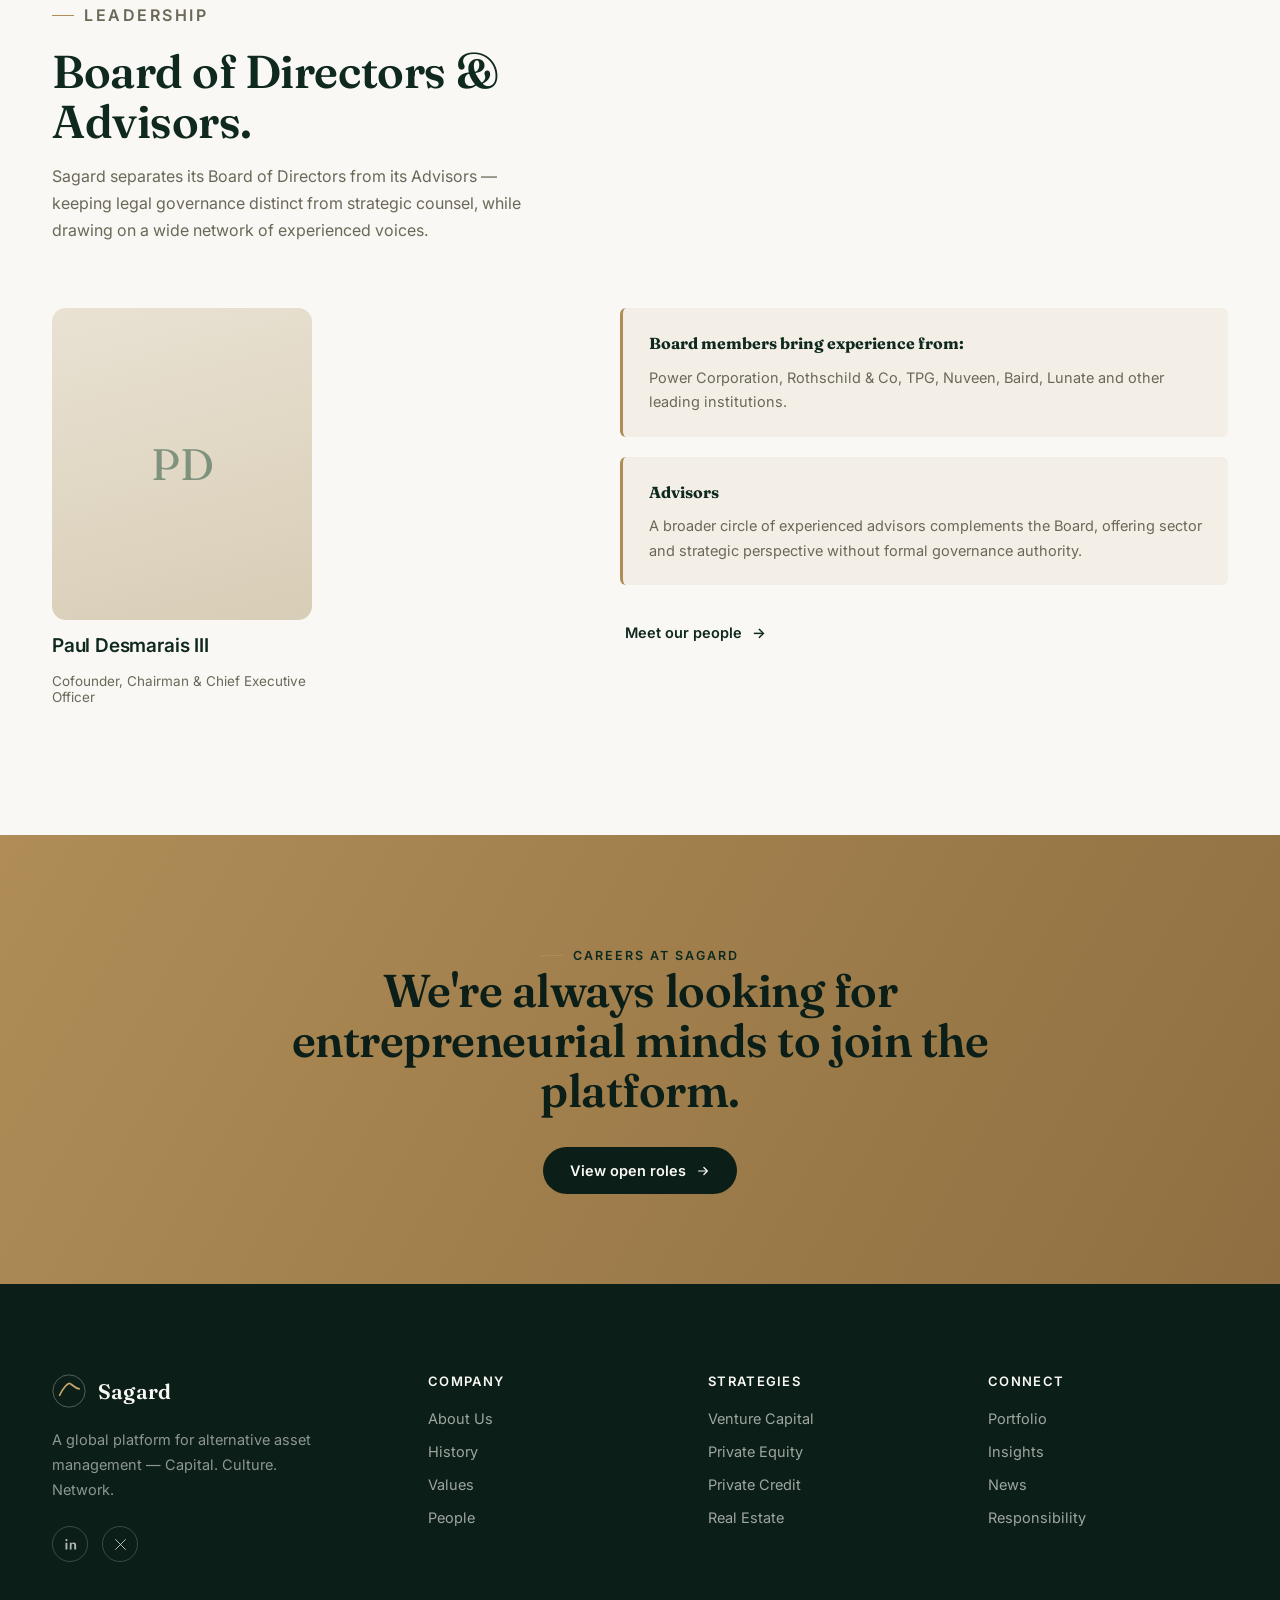
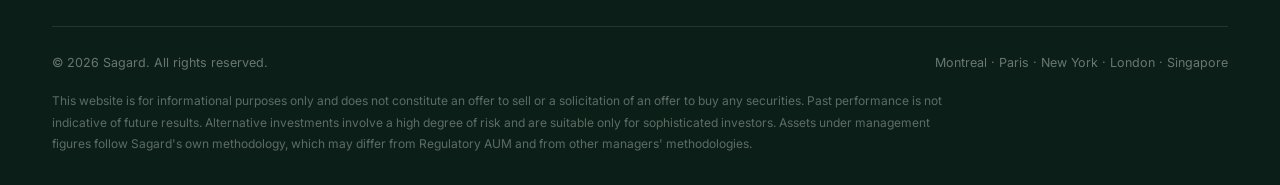
<file: about.html>
<!doctype html>
<html lang="en">
<head>
<meta charset="UTF-8">
<meta name="viewport" content="width=device-width, initial-scale=1.0">
<title data-i18n="about.meta.title">About Us — Sagard</title>
<meta name="description" data-i18n-content="about.meta.desc" content="Sagard is a global platform for alternative asset management.">
<link rel="icon" href="data:image/svg+xml,%3Csvg xmlns='http://www.w3.org/2000/svg' viewBox='0 0 40 40'%3E%3Ccircle cx='20' cy='20' r='19' fill='%230f291f'/%3E%3Cpath d='M9 24c4-9 9-13 11-13s5 5 11 6' stroke='%23c9a66b' stroke-width='2' fill='none' stroke-linecap='round'/%3E%3C/svg%3E">
<link rel="preconnect" href="https://fonts.googleapis.com">
<link rel="preconnect" href="https://fonts.gstatic.com" crossorigin>
<link href="https://fonts.googleapis.com/css2?family=Fraunces:opsz,wght@9..144,500;9..144,600;9..144,650&family=Inter:wght@400;500;600;700&display=swap" rel="stylesheet">
<link rel="stylesheet" href="assets/css/style.css">
</head>
<body>

<!-- ============ HEADER ============ -->
<header class="site-header">
  <div class="container">
    <a href="index.html" class="logo">
      <svg viewBox="0 0 40 40" fill="none" xmlns="http://www.w3.org/2000/svg">
        <circle cx="20" cy="20" r="19" stroke="currentColor" stroke-opacity=".35"/>
        <path d="M9 25c4.5-9.5 9.5-14 11.5-14s5.5 5.5 11.5 6.5" stroke="#c9a66b" stroke-width="2" fill="none" stroke-linecap="round"/>
        <path d="M7.5 20c5-7 10.5-10 12.5-10s6 3.5 12 3" stroke="currentColor" stroke-opacity=".55" stroke-width="1.4" fill="none" stroke-linecap="round"/>
      </svg>
      <span class="logo-word">Sagard</span>
    </a>
    <nav class="main-nav" id="mainNav">
      <a href="about.html" class="active" data-i18n="nav.about">About Us</a>
      <a href="strategies.html" data-i18n="nav.strategies">Strategies</a>
      <a href="people.html" data-i18n="nav.people">People</a>
      <a href="portfolio.html" data-i18n="nav.portfolio">Portfolio</a>
      <a href="insights.html" data-i18n="nav.insights">Insights</a>
      <a href="news.html" data-i18n="nav.news">News</a>
      <a href="responsibility.html" data-i18n="nav.responsibility">Responsibility</a>
      <a href="contact.html" data-i18n="nav.contact">Contact</a>
    </nav>
    <div class="header-actions">
      <div class="lang-switch" role="group" aria-label="Language / Langue">
        <button type="button" class="lang-btn" data-lang-btn="fr">FR</button>
        <button type="button" class="lang-btn" data-lang-btn="en">EN</button>
      </div>
      <a href="contact.html" class="btn btn-outline-light">
        <span data-i18n="nav.getintouch">Get in touch</span>
        <svg viewBox="0 0 16 16" fill="none"><path d="M3 8h10M9 4l4 4-4 4" stroke="currentColor" stroke-width="1.4" stroke-linecap="round" stroke-linejoin="round"/></svg>
      </a>
      <button class="nav-toggle" id="navToggle" aria-label="Open menu" aria-expanded="false">
        <span></span><span></span><span></span>
      </button>
    </div>
  </div>
  <div class="nav-scrim" id="navScrim"></div>
</header>

<!-- ============ PAGE HERO ============ -->
<section class="page-hero">
  <svg class="hero-lines" viewBox="0 0 1440 800" preserveAspectRatio="none" xmlns="http://www.w3.org/2000/svg">
    <path d="M-50 650 C 250 500, 450 720, 750 560 S 1250 420, 1500 540" stroke="#c9a66b" stroke-width="1" fill="none" opacity=".5"/>
    <path d="M-50 560 C 220 430, 480 630, 760 480 S 1260 340, 1500 460" stroke="#f3efe6" stroke-width="1" fill="none" opacity=".15"/>
  </svg>
  <div class="grain"></div>
  <div class="container">
    <p class="breadcrumb" data-reveal><a href="index.html" data-i18n="common.home">Home</a><span data-i18n="about.crumb"> / About Us</span></p>
    <p class="eyebrow" data-reveal data-i18n="about.hero.eyebrow">About Sagard</p>
    <h1 data-reveal data-i18n="about.hero.title">One platform. Five asset classes. A single culture.</h1>
    <p data-reveal data-i18n="about.hero.sub">Sagard is a global, multi-strategy alternative asset manager.</p>
  </div>
</section>

<!-- ============ STORY ============ -->
<section class="section">
  <div class="container">
    <div class="split">
      <div class="split-media" data-reveal>
        <svg class="topo" viewBox="0 0 400 500" preserveAspectRatio="none" xmlns="http://www.w3.org/2000/svg">
          <path d="M-20 120c80-40 140 40 220 10s140-70 220-30" stroke="#faf8f4" fill="none"/>
          <path d="M-20 220c80-40 140 40 220 10s140-70 220-30" stroke="#faf8f4" fill="none"/>
          <path d="M-20 320c80-40 140 40 220 10s140-70 220-30" stroke="#faf8f4" fill="none"/>
          <path d="M-20 420c80-40 140 40 220 10s140-70 220-30" stroke="#faf8f4" fill="none"/>
        </svg>
      </div>
      <div>
        <p class="eyebrow" data-reveal data-i18n="about.story.eyebrow">Our story</p>
        <h2 data-reveal style="font-size:clamp(28px,3.6vw,44px);color:var(--forest-900);max-width:560px;" data-i18n="about.story.title">Built by combination, not by a single fund growing alone.</h2>
        <p data-reveal style="margin-top:22px;color:var(--ink-500);max-width:560px;" data-i18n="about.story.p1">Sagard's roots trace to 2002.</p>
        <p data-reveal style="margin-top:18px;color:var(--ink-500);max-width:560px;" data-i18n="about.story.p2">That is why Sagard looks considerably larger today than a decade ago.</p>
        <div class="callout" style="margin-top:28px;max-width:560px;" data-reveal id="aum-note" data-i18n="about.aum.callout">A note on AUM.</div>
        <a href="strategies.html" class="btn btn-outline-dark" style="margin-top:32px;" data-reveal>
          <span data-i18n="about.story.button">Explore our strategies</span>
          <svg viewBox="0 0 16 16" fill="none"><path d="M3 8h10M9 4l4 4-4 4" stroke="currentColor" stroke-width="1.4" stroke-linecap="round" stroke-linejoin="round"/></svg>
        </a>
      </div>
    </div>
  </div>
</section>

<!-- ============ PURPOSE / VISION / MISSION ============ -->
<section class="section-sm section-dark">
  <div class="container">
    <p class="eyebrow" data-reveal style="justify-content:center;text-align:center;display:flex;" data-i18n="about.pvm.eyebrow">Purpose, Vision &amp; Mission</p>
    <div class="values-list" style="margin-top:32px;max-width:820px;margin-left:auto;margin-right:auto;">
      <div class="value-row" data-reveal style="border-color:rgba(250,248,244,.15);grid-template-columns:140px 1fr;">
        <span></span>
        <div><h3 style="color:var(--bronze-400);" data-i18n="about.pvm.purpose.label">Purpose</h3>
        <p style="color:rgba(250,248,244,.75);margin-top:8px;" data-i18n="about.pvm.purpose.text">Empower progress.</p></div>
      </div>
      <div class="value-row" data-reveal style="border-color:rgba(250,248,244,.15);grid-template-columns:140px 1fr;">
        <span></span>
        <div><h3 style="color:var(--bronze-400);" data-i18n="about.pvm.vision.label">Vision</h3>
        <p style="color:rgba(250,248,244,.75);margin-top:8px;" data-i18n="about.pvm.vision.text">To build one of the world's best-performing global alternative asset managers.</p></div>
      </div>
      <div class="value-row" data-reveal style="border-color:rgba(250,248,244,.15);grid-template-columns:140px 1fr;">
        <span></span>
        <div><h3 style="color:var(--bronze-400);" data-i18n="about.pvm.mission.label">Mission</h3>
        <p style="color:rgba(250,248,244,.75);margin-top:8px;" data-i18n="about.pvm.mission.text">To invest capital, culture and network to generate returns for clients and communities.</p></div>
      </div>
    </div>
  </div>
</section>

<!-- ============ HISTORY TIMELINE ============ -->
<section class="section section-stone" id="history">
  <div class="container">
    <div class="section-head" data-reveal>
      <div>
        <p class="eyebrow" data-i18n="about.history.eyebrow">History</p>
        <h2 data-i18n="about.history.title">Built by combination: launches, acquisitions and partnerships.</h2>
      </div>
    </div>
    <div class="timeline" data-reveal>
      <div class="timeline-item">
        <div class="timeline-year" data-i18n="about.history.y1.year">2002</div>
        <p data-i18n="about.history.y1.text">Sagard's origins.</p>
      </div>
      <div class="timeline-item">
        <div class="timeline-year" data-i18n="about.history.y2.year">2016</div>
        <p data-i18n="about.history.y2.text">Sagard creates the global, multi-strategy platform.</p>
      </div>
      <div class="timeline-item">
        <div class="timeline-year" data-i18n="about.history.y3.year">2017</div>
        <p data-i18n="about.history.y3.text">Launch of Sagard Credit Partners.</p>
      </div>
      <div class="timeline-item">
        <div class="timeline-year" data-i18n="about.history.y4.year">2019</div>
        <p data-i18n="about.history.y4.text">Launch of Sagard Healthcare Partners.</p>
      </div>
      <div class="timeline-item">
        <div class="timeline-year" data-i18n="about.history.y5.year">2020</div>
        <p data-i18n="about.history.y5.text">Sagard acquires Sagard SAS and launches Sagard NewGen.</p>
      </div>
      <div class="timeline-item">
        <div class="timeline-year" data-i18n="about.history.y6.year">2021</div>
        <p data-i18n="about.history.y6.text">Launch of Sagard Private Equity Canada and Senior Lending Partners; EverWest acquisition.</p>
      </div>
      <div class="timeline-item">
        <div class="timeline-year" data-i18n="about.history.y7.year">2022 – 2024</div>
        <p data-i18n="about.history.y7.text">Partnerships with ADQ, BMO, HalseyPoint and BEX Capital; Performance Equity Management integration; GBL becomes a shareholder.</p>
      </div>
      <div class="timeline-item">
        <div class="timeline-year" data-i18n="about.history.y8.year">2025</div>
        <p data-i18n="about.history.y8.text">Sagard and Unigestion announce their combination.</p>
      </div>
      <div class="timeline-item">
        <div class="timeline-year" data-i18n="about.history.y9.year">2026</div>
        <p data-i18n="about.history.y9.text">The Unigestion transaction is finalized.</p>
      </div>
    </div>
  </div>
</section>

<!-- ============ VALUES ============ -->
<section class="section" id="values">
  <div class="container">
    <div class="section-head" data-reveal>
      <div>
        <p class="eyebrow" data-i18n="about.values.eyebrow">What guides us</p>
        <h2 data-i18n="about.values.title">Five values, one culture.</h2>
        <p data-i18n="about.values.subtitle">Every investment decision, partnership and hire at Sagard is measured against the same founding principles.</p>
      </div>
    </div>
    <div class="values-list">
      <div class="value-row" data-reveal>
        <span class="value-index">01</span><h3 data-i18n="about.values.v1.title">Entrepreneurship</h3>
        <p data-i18n="about.values.v1.desc">We think and act like owners.</p>
      </div>
      <div class="value-row" data-reveal>
        <span class="value-index">02</span><h3 data-i18n="about.values.v2.title">Innovation</h3>
        <p data-i18n="about.values.v2.desc">We challenge convention.</p>
      </div>
      <div class="value-row" data-reveal>
        <span class="value-index">03</span><h3 data-i18n="about.values.v3.title">Rigor</h3>
        <p data-i18n="about.values.v3.desc">Disciplined judgment and deep diligence.</p>
      </div>
      <div class="value-row" data-reveal>
        <span class="value-index">04</span><h3 data-i18n="about.values.v4.title">Collaboration</h3>
        <p data-i18n="about.values.v4.desc">A global network working as one team.</p>
      </div>
      <div class="value-row" data-reveal>
        <span class="value-index">05</span><h3 data-i18n="about.values.v5.title">Authenticity</h3>
        <p data-i18n="about.values.v5.desc">We build relationships on transparency and trust.</p>
      </div>
    </div>
  </div>
</section>

<!-- ============ VALUE CREATION ============ -->
<section class="section section-dark">
  <div class="container">
    <div class="split">
      <div>
        <p class="eyebrow" data-reveal data-i18n="about.valuecreation.eyebrow">Beyond capital</p>
        <h2 data-reveal style="max-width:520px;" data-i18n="about.valuecreation.title">A dedicated Value Creation team, embedded from day one.</h2>
        <p data-reveal style="margin-top:20px;color:rgba(250,248,244,.7);max-width:520px;" data-i18n="about.valuecreation.text">We back founders with more than a cheque.</p>
        <a href="contact.html" class="btn btn-outline-light" style="margin-top:32px;" data-reveal>
          <span data-i18n="about.valuecreation.button">Partner with us</span>
          <svg viewBox="0 0 16 16" fill="none"><path d="M3 8h10M9 4l4 4-4 4" stroke="currentColor" stroke-width="1.4" stroke-linecap="round" stroke-linejoin="round"/></svg>
        </a>
      </div>
      <div class="split-media" data-reveal style="aspect-ratio:4/4;background:linear-gradient(160deg,#2c6b4d,#0b1f18);">
        <svg class="topo" viewBox="0 0 400 400" preserveAspectRatio="none" xmlns="http://www.w3.org/2000/svg">
          <path d="M-20 100c80-40 140 40 220 10s140-70 220-30" stroke="#c9a66b" fill="none"/>
          <path d="M-20 200c80-40 140 40 220 10s140-70 220-30" stroke="#faf8f4" fill="none"/>
          <path d="M-20 300c80-40 140 40 220 10s140-70 220-30" stroke="#faf8f4" fill="none"/>
        </svg>
      </div>
    </div>
  </div>
</section>

<!-- ============ BOARD ============ -->
<section class="section" id="board">
  <div class="container">
    <div class="section-head" data-reveal>
      <div>
        <p class="eyebrow" data-i18n="about.board.eyebrow">Leadership</p>
        <h2 data-i18n="about.board.title">Board of Directors &amp; Advisors.</h2>
        <p data-i18n="about.board.subtitle">Sagard separates its Board of Directors from its Advisors.</p>
      </div>
    </div>
    <div class="split" style="align-items:start;">
      <div class="person-card" data-reveal style="max-width:260px;">
        <div class="person-photo"><span class="initials">PD</span></div>
        <h4 style="font-size:19px;color:var(--forest-900);">Paul Desmarais III</h4>
        <span class="person-role" data-i18n="role.ceo">Cofounder, Chairman &amp; Chief Executive Officer</span>
      </div>
      <div>
        <div class="callout" data-reveal>
          <strong style="display:block;color:var(--forest-900);margin-bottom:8px;font-family:var(--font-display);font-size:16px;" data-i18n="about.board.composition.title">Board members bring experience from:</strong>
          <span data-i18n="about.board.composition.text">Power Corporation, Rothschild &amp; Co, TPG, Nuveen, Baird, Lunate and other leading institutions.</span>
        </div>
        <div class="callout" style="margin-top:20px;" data-reveal>
          <strong style="display:block;color:var(--forest-900);margin-bottom:8px;font-family:var(--font-display);font-size:16px;" data-i18n="about.board.advisors.title">Advisors</strong>
          <span data-i18n="about.board.advisors.text">A broader circle of experienced advisors complements the Board.</span>
        </div>
        <a href="people.html#board" class="btn btn-ghost" style="margin-top:24px;" data-reveal>
          <span data-i18n="about.board.people.link">Meet our people</span> →
        </a>
      </div>
    </div>
  </div>
</section>

<!-- ============ CTA ============ -->
<section class="cta-band">
  <div class="container">
    <p class="eyebrow" data-reveal style="justify-content:center;color:var(--forest-900);" data-i18n="about.cta.eyebrow">Careers at Sagard</p>
    <h2 data-reveal data-i18n="about.cta.title">We're always looking for entrepreneurial minds to join the platform.</h2>
    <a href="contact.html#careers" class="btn btn-primary" data-reveal>
      <span data-i18n="about.cta.button">View open roles</span>
      <svg viewBox="0 0 16 16" fill="none"><path d="M3 8h10M9 4l4 4-4 4" stroke="currentColor" stroke-width="1.4" stroke-linecap="round" stroke-linejoin="round"/></svg>
    </a>
  </div>
</section>

<!-- ============ FOOTER ============ -->
<footer class="site-footer">
  <div class="container">
    <div class="footer-top">
      <div class="footer-brand">
        <a href="index.html" class="logo">
          <svg viewBox="0 0 40 40" fill="none" xmlns="http://www.w3.org/2000/svg">
            <circle cx="20" cy="20" r="19" stroke="currentColor" stroke-opacity=".35"/>
            <path d="M9 25c4.5-9.5 9.5-14 11.5-14s5.5 5.5 11.5 6.5" stroke="#c9a66b" stroke-width="2" fill="none" stroke-linecap="round"/>
          </svg>
          <span class="logo-word">Sagard</span>
        </a>
        <p data-i18n="footer.tagline">A global platform for alternative asset management — Capital. Culture. Network.</p>
        <div class="social-row" style="margin-top:24px;">
          <a href="#" aria-label="LinkedIn"><svg viewBox="0 0 24 24" fill="none"><path d="M4 9h3v11H4zM5.5 3a1.8 1.8 0 110 3.6A1.8 1.8 0 015.5 3zM11 9h3v1.6c.6-1 1.7-1.8 3.3-1.8 3 0 3.7 1.8 3.7 4.7V20h-3v-5.9c0-1.4 0-3.2-2-3.2s-2.3 1.5-2.3 3.1V20h-3z" fill="currentColor"/></svg></a>
          <a href="#" aria-label="X"><svg viewBox="0 0 24 24" fill="none"><path d="M4 4l16 16M20 4L4 20" stroke="currentColor" stroke-width="1.6" stroke-linecap="round"/></svg></a>
        </div>
      </div>
      <div class="footer-col">
        <h4 data-i18n="footer.company">Company</h4>
        <ul>
          <li><a href="about.html" data-i18n="footer.aboutSagard">About Us</a></li>
          <li><a href="about.html#history" data-i18n="footer.history">History</a></li>
          <li><a href="about.html#values" data-i18n="footer.values">Values</a></li>
          <li><a href="people.html" data-i18n="footer.people">People</a></li>
        </ul>
      </div>
      <div class="footer-col">
        <h4 data-i18n="footer.strategiesHeading">Strategies</h4>
        <ul>
          <li><a href="strategies.html#venture-capital" data-i18n="footer.ventureCapital">Venture Capital</a></li>
          <li><a href="strategies.html#private-equity" data-i18n="footer.privateEquity">Private Equity</a></li>
          <li><a href="strategies.html#private-credit" data-i18n="footer.privateCredit">Private Credit</a></li>
          <li><a href="strategies.html#real-estate" data-i18n="footer.realEstate">Real Estate</a></li>
        </ul>
      </div>
      <div class="footer-col">
        <h4 data-i18n="footer.connect">Connect</h4>
        <ul>
          <li><a href="portfolio.html" data-i18n="footer.portfolio">Portfolio</a></li>
          <li><a href="insights.html" data-i18n="footer.insights">Insights</a></li>
          <li><a href="news.html" data-i18n="footer.news">News</a></li>
          <li><a href="responsibility.html" data-i18n="footer.responsibility">Responsibility</a></li>
        </ul>
      </div>
    </div>
    <div class="footer-bottom">
      <small>© <span data-year>2026</span> Sagard. <span data-i18n="footer.rights">All rights reserved.</span></small>
      <small data-i18n="footer.cities">Montreal · Paris · New York · London · Singapore</small>
    </div>
    <p class="footer-legal" data-i18n="footer.legal">This website is for informational purposes only.</p>
  </div>
</footer>

<script src="assets/js/i18n.js"></script>
<script src="assets/js/main.js"></script>
</body>
</html>
</file>
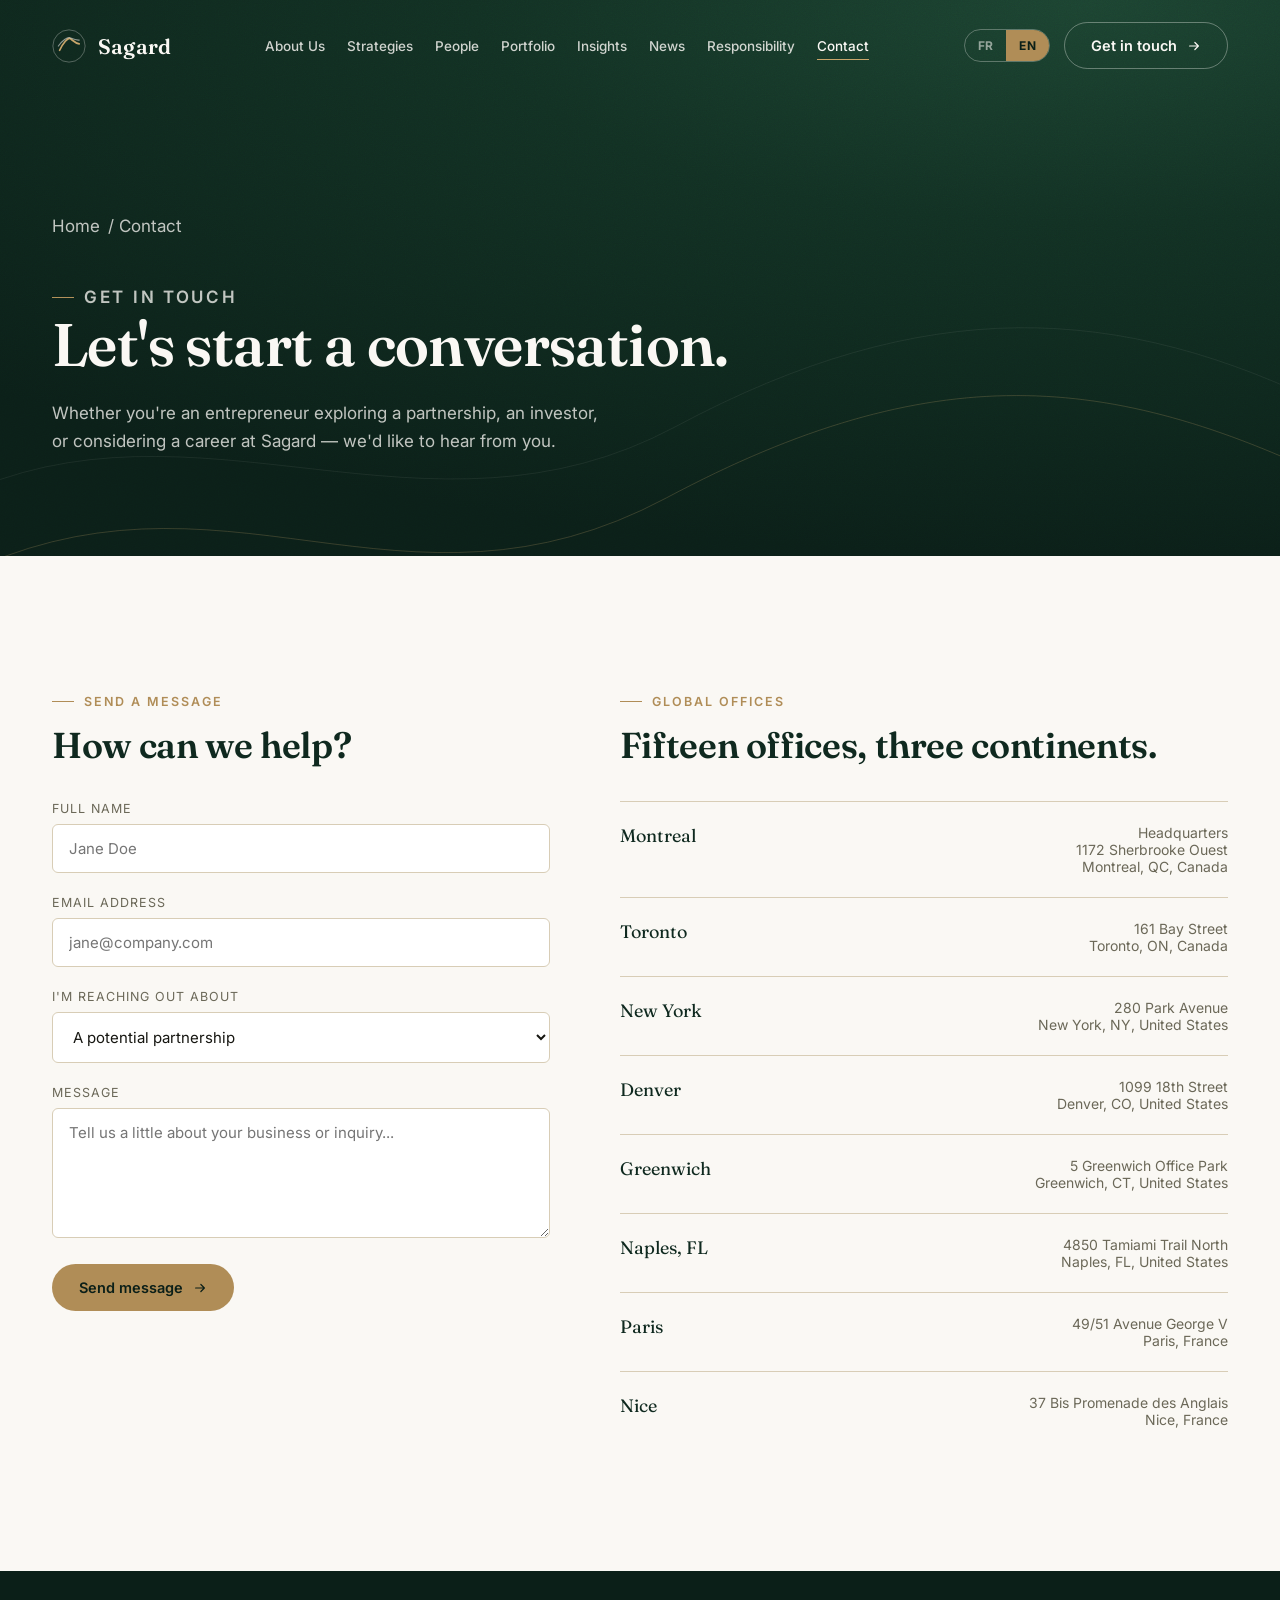
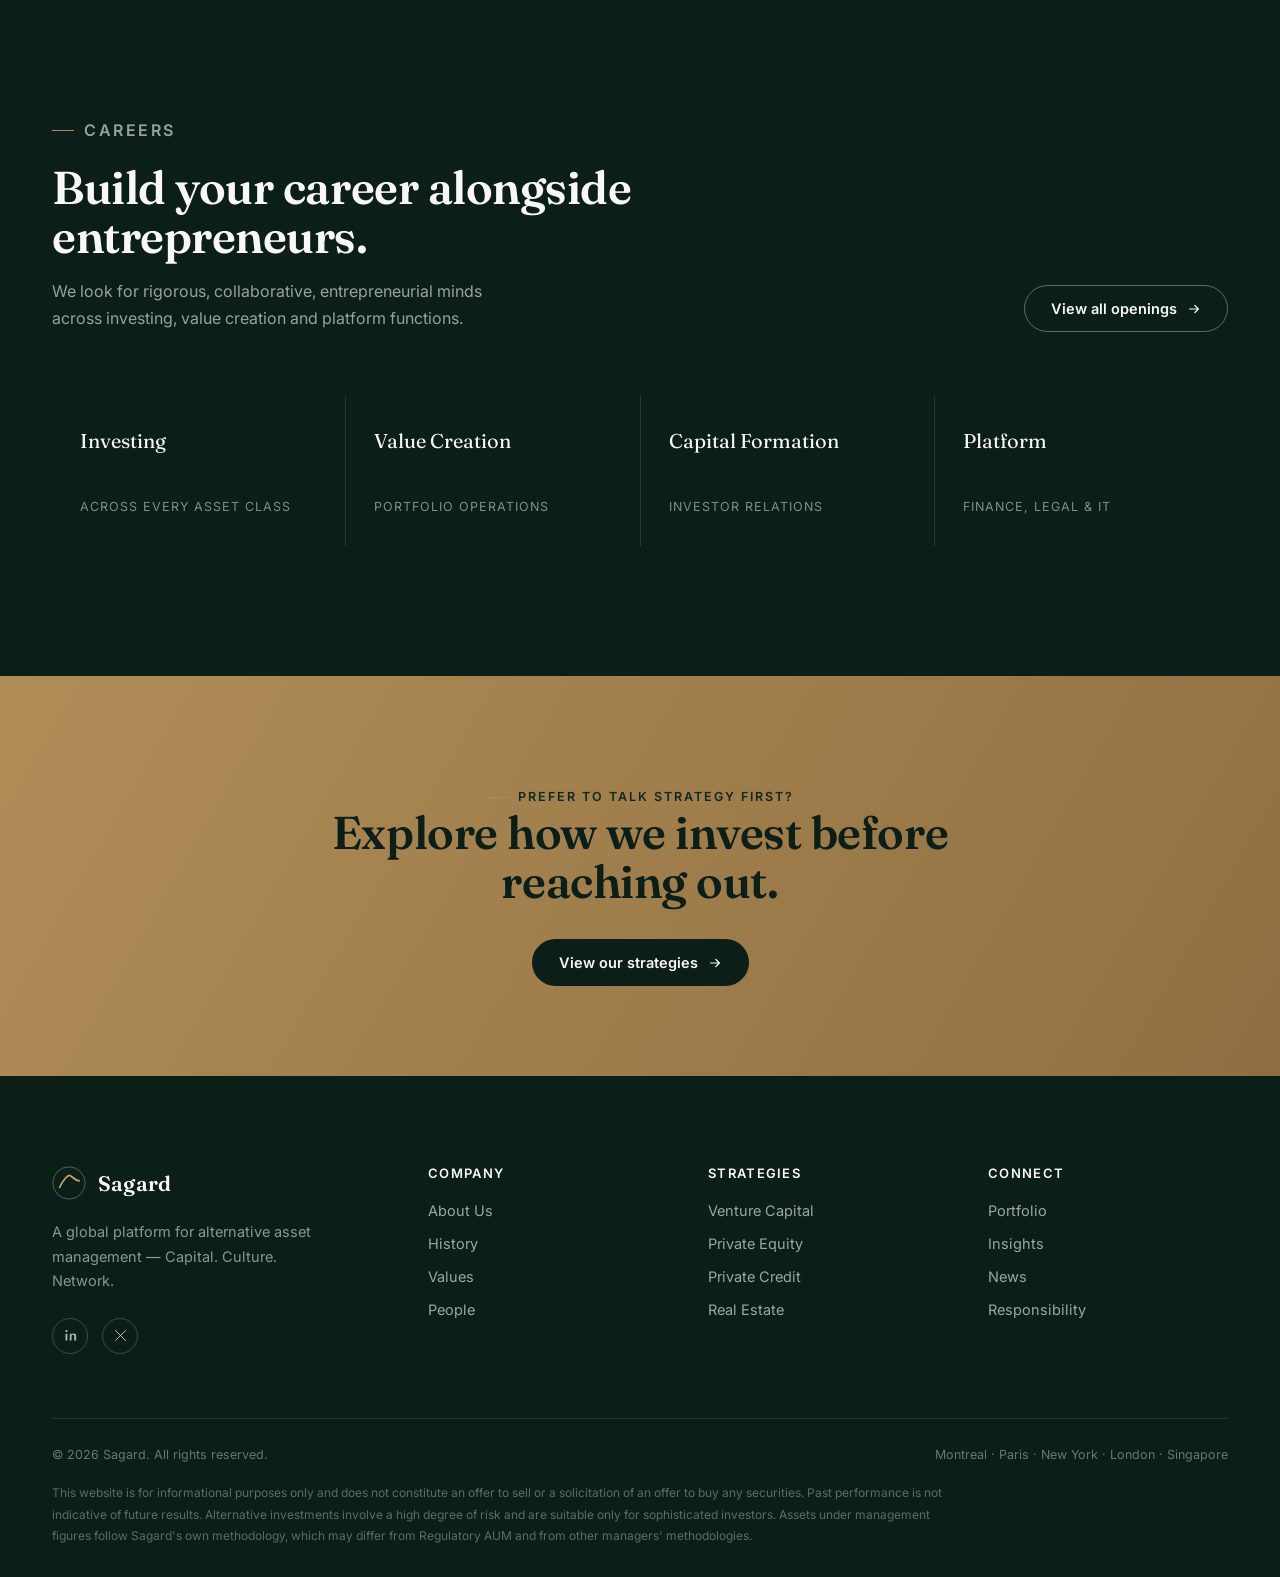
<file: contact.html>
<!doctype html>
<html lang="en">
<head>
<meta charset="UTF-8">
<meta name="viewport" content="width=device-width, initial-scale=1.0">
<title data-i18n="contact.meta.title">Contact — Sagard</title>
<meta name="description" data-i18n-content="contact.meta.desc" content="Get in touch with Sagard.">
<link rel="icon" href="data:image/svg+xml,%3Csvg xmlns='http://www.w3.org/2000/svg' viewBox='0 0 40 40'%3E%3Ccircle cx='20' cy='20' r='19' fill='%230f291f'/%3E%3Cpath d='M9 24c4-9 9-13 11-13s5 5 11 6' stroke='%23c9a66b' stroke-width='2' fill='none' stroke-linecap='round'/%3E%3C/svg%3E">
<link rel="preconnect" href="https://fonts.googleapis.com">
<link rel="preconnect" href="https://fonts.gstatic.com" crossorigin>
<link href="https://fonts.googleapis.com/css2?family=Fraunces:opsz,wght@9..144,500;9..144,600;9..144,650&family=Inter:wght@400;500;600;700&display=swap" rel="stylesheet">
<link rel="stylesheet" href="assets/css/style.css">
<style>
  .form-note{margin-top:18px;font-size:14px;color:var(--forest-700);opacity:0;height:0;overflow:hidden;transition:opacity .3s;}
  .form-note.visible{opacity:1;height:auto;}
</style>
</head>
<body>

<!-- ============ HEADER ============ -->
<header class="site-header">
  <div class="container">
    <a href="index.html" class="logo">
      <svg viewBox="0 0 40 40" fill="none" xmlns="http://www.w3.org/2000/svg">
        <circle cx="20" cy="20" r="19" stroke="currentColor" stroke-opacity=".35"/>
        <path d="M9 25c4.5-9.5 9.5-14 11.5-14s5.5 5.5 11.5 6.5" stroke="#c9a66b" stroke-width="2" fill="none" stroke-linecap="round"/>
        <path d="M7.5 20c5-7 10.5-10 12.5-10s6 3.5 12 3" stroke="currentColor" stroke-opacity=".55" stroke-width="1.4" fill="none" stroke-linecap="round"/>
      </svg>
      <span class="logo-word">Sagard</span>
    </a>
    <nav class="main-nav" id="mainNav">
      <a href="about.html" data-i18n="nav.about">About Us</a>
      <a href="strategies.html" data-i18n="nav.strategies">Strategies</a>
      <a href="people.html" data-i18n="nav.people">People</a>
      <a href="portfolio.html" data-i18n="nav.portfolio">Portfolio</a>
      <a href="insights.html" data-i18n="nav.insights">Insights</a>
      <a href="news.html" data-i18n="nav.news">News</a>
      <a href="responsibility.html" data-i18n="nav.responsibility">Responsibility</a>
      <a href="contact.html" class="active" data-i18n="nav.contact">Contact</a>
    </nav>
    <div class="header-actions">
      <div class="lang-switch" role="group" aria-label="Language / Langue">
        <button type="button" class="lang-btn" data-lang-btn="fr">FR</button>
        <button type="button" class="lang-btn" data-lang-btn="en">EN</button>
      </div>
      <a href="contact.html" class="btn btn-outline-light">
        <span data-i18n="nav.getintouch">Get in touch</span>
        <svg viewBox="0 0 16 16" fill="none"><path d="M3 8h10M9 4l4 4-4 4" stroke="currentColor" stroke-width="1.4" stroke-linecap="round" stroke-linejoin="round"/></svg>
      </a>
      <button class="nav-toggle" id="navToggle" aria-label="Open menu" aria-expanded="false">
        <span></span><span></span><span></span>
      </button>
    </div>
  </div>
  <div class="nav-scrim" id="navScrim"></div>
</header>

<!-- ============ PAGE HERO ============ -->
<section class="page-hero">
  <svg class="hero-lines" viewBox="0 0 1440 800" preserveAspectRatio="none" xmlns="http://www.w3.org/2000/svg">
    <path d="M-50 650 C 250 500, 450 720, 750 560 S 1250 420, 1500 540" stroke="#c9a66b" stroke-width="1" fill="none" opacity=".5"/>
    <path d="M-50 560 C 220 430, 480 630, 760 480 S 1260 340, 1500 460" stroke="#f3efe6" stroke-width="1" fill="none" opacity=".15"/>
  </svg>
  <div class="grain"></div>
  <div class="container">
    <p class="breadcrumb" data-reveal><a href="index.html" data-i18n="common.home">Home</a><span data-i18n="contact.crumb"> / Contact</span></p>
    <p class="eyebrow" data-reveal data-i18n="contact.hero.eyebrow">Get in touch</p>
    <h1 data-reveal data-i18n="contact.hero.title">Let's start a conversation.</h1>
    <p data-reveal data-i18n="contact.hero.sub">Whether you're an entrepreneur, an investor, or considering a career at Sagard.</p>
  </div>
</section>

<!-- ============ CONTACT FORM + INFO ============ -->
<section class="section">
  <div class="container">
    <div class="contact-grid">
      <div data-reveal>
        <p class="eyebrow" data-i18n="contact.form.eyebrow">Send a message</p>
        <h2 style="font-size:clamp(26px,3vw,36px);color:var(--forest-900);margin-top:14px;" data-i18n="contact.form.title">How can we help?</h2>
        <form class="contact-form" style="margin-top:36px;">
          <div class="form-field">
            <label for="name" data-i18n="contact.form.name">Full name</label>
            <input type="text" id="name" name="name" required placeholder="Jane Doe" data-i18n-placeholder="contact.form.name.ph">
          </div>
          <div class="form-field">
            <label for="email" data-i18n="contact.form.email">Email address</label>
            <input type="email" id="email" name="email" required placeholder="jane@company.com" data-i18n-placeholder="contact.form.email.ph">
          </div>
          <div class="form-field">
            <label for="topic" data-i18n="contact.form.topic">I'm reaching out about</label>
            <select id="topic" name="topic">
              <option data-i18n="contact.form.topic.opt1">A potential partnership</option>
              <option data-i18n="contact.form.topic.opt2">Investor relations</option>
              <option data-i18n="contact.form.topic.opt3">Careers</option>
              <option data-i18n="contact.form.topic.opt4">Media &amp; press</option>
              <option data-i18n="contact.form.topic.opt5">Other</option>
            </select>
          </div>
          <div class="form-field">
            <label for="message" data-i18n="contact.form.message">Message</label>
            <textarea id="message" name="message" required placeholder="Tell us a little about your business or inquiry..." data-i18n-placeholder="contact.form.message.ph"></textarea>
          </div>
          <button type="submit" class="btn btn-primary">
            <span data-i18n="contact.form.submit">Send message</span>
            <svg viewBox="0 0 16 16" fill="none"><path d="M3 8h10M9 4l4 4-4 4" stroke="currentColor" stroke-width="1.4" stroke-linecap="round" stroke-linejoin="round"/></svg>
          </button>
          <p class="form-note" data-i18n="contact.form.note">Thank you. Your message has been received.</p>
        </form>
      </div>

      <div data-reveal>
        <p class="eyebrow" data-i18n="contact.offices.eyebrow">Global offices</p>
        <h2 style="font-size:clamp(26px,3vw,36px);color:var(--forest-900);margin-top:14px;" data-i18n="contact.offices.title">Fifteen offices, three continents.</h2>
        <div class="offices-list" style="margin-top:36px;max-height:640px;overflow-y:auto;">
          <div class="office-row"><span class="city" data-i18n="addr.montreal.city">Montreal</span><span class="addr" data-i18n="addr.montreal.text" data-i18n-html>Headquarters<br>1172 Sherbrooke Ouest<br>Montreal, QC, Canada</span></div>
          <div class="office-row"><span class="city" data-i18n="addr.toronto.city">Toronto</span><span class="addr" data-i18n="addr.toronto.text" data-i18n-html>161 Bay Street<br>Toronto, ON, Canada</span></div>
          <div class="office-row"><span class="city" data-i18n="addr.newyork.city">New York</span><span class="addr" data-i18n="addr.newyork.text" data-i18n-html>280 Park Avenue<br>New York, NY, United States</span></div>
          <div class="office-row"><span class="city" data-i18n="addr.denver.city">Denver</span><span class="addr" data-i18n="addr.denver.text" data-i18n-html>1099 18th Street<br>Denver, CO, United States</span></div>
          <div class="office-row"><span class="city" data-i18n="addr.greenwich.city">Greenwich</span><span class="addr" data-i18n="addr.greenwich.text" data-i18n-html>5 Greenwich Office Park<br>Greenwich, CT, United States</span></div>
          <div class="office-row"><span class="city" data-i18n="addr.naples.city">Naples, FL</span><span class="addr" data-i18n="addr.naples.text" data-i18n-html>4850 Tamiami Trail North<br>Naples, FL, United States</span></div>
          <div class="office-row"><span class="city" data-i18n="addr.paris.city">Paris</span><span class="addr" data-i18n="addr.paris.text" data-i18n-html>49/51 Avenue George V<br>Paris, France</span></div>
          <div class="office-row"><span class="city" data-i18n="addr.nice.city">Nice</span><span class="addr" data-i18n="addr.nice.text" data-i18n-html>37 Bis Promenade des Anglais<br>Nice, France</span></div>
          <div class="office-row"><span class="city" data-i18n="addr.london.city">London</span><span class="addr" data-i18n="addr.london.text" data-i18n-html>52 Jermyn Street<br>London, United Kingdom</span></div>
          <div class="office-row"><span class="city" data-i18n="addr.geneva.city">Geneva</span><span class="addr" data-i18n="addr.geneva.text" data-i18n-html>8 Avenue de Champel<br>Geneva, Switzerland</span></div>
          <div class="office-row"><span class="city" data-i18n="addr.zurich.city">Zurich</span><span class="addr" data-i18n="addr.zurich.text" data-i18n-html>Sihlstrasse 20<br>Zurich, Switzerland</span></div>
          <div class="office-row"><span class="city" data-i18n="addr.milan.city">Milan</span><span class="addr" data-i18n="addr.milan.text" data-i18n-html>Corso Matteotti 1A<br>Milan, Italy</span></div>
          <div class="office-row"><span class="city" data-i18n="addr.dusseldorf.city">Düsseldorf</span><span class="addr" data-i18n="addr.dusseldorf.text" data-i18n-html>Poststrasse 7<br>Düsseldorf, Germany</span></div>
          <div class="office-row"><span class="city" data-i18n="addr.abudhabi.city">Abu Dhabi</span><span class="addr" data-i18n="addr.abudhabi.text" data-i18n-html>Al Sila Tower, ADGM Square<br>Al Maryah Island, Abu Dhabi, UAE</span></div>
          <div class="office-row"><span class="city" data-i18n="addr.singapore.city">Singapore</span><span class="addr" data-i18n="addr.singapore.text" data-i18n-html>152 Beach Road, The Gateway East<br>Singapore</span></div>
        </div>
      </div>
    </div>
  </div>
</section>

<!-- ============ CAREERS ============ -->
<section class="section section-dark" id="careers">
  <div class="container">
    <div class="section-head" data-reveal>
      <div>
        <p class="eyebrow" data-i18n="contact.careers.eyebrow">Careers</p>
        <h2 data-i18n="contact.careers.title">Build your career alongside entrepreneurs.</h2>
        <p data-i18n="contact.careers.sub">We look for rigorous, collaborative, entrepreneurial minds.</p>
      </div>
      <a href="#" class="btn btn-outline-light">
        <span data-i18n="contact.careers.button">View all openings</span>
        <svg viewBox="0 0 16 16" fill="none"><path d="M3 8h10M9 4l4 4-4 4" stroke="currentColor" stroke-width="1.4" stroke-linecap="round" stroke-linejoin="round"/></svg>
      </a>
    </div>
    <div class="offices-grid" data-reveal style="margin-top:8px;">
      <div class="office-cell"><span class="office-city" data-i18n="career.investing.title">Investing</span><span class="office-region" data-i18n="career.investing.sub">Across every asset class</span></div>
      <div class="office-cell"><span class="office-city" data-i18n="career.vc.title">Value Creation</span><span class="office-region" data-i18n="career.vc.sub">Portfolio Operations</span></div>
      <div class="office-cell"><span class="office-city" data-i18n="career.ir.title">Capital Formation</span><span class="office-region" data-i18n="career.ir.sub">Investor Relations</span></div>
      <div class="office-cell"><span class="office-city" data-i18n="career.platform.title">Platform</span><span class="office-region" data-i18n="career.platform.sub">Finance, Legal &amp; IT</span></div>
    </div>
  </div>
</section>

<!-- ============ CTA ============ -->
<section class="cta-band">
  <div class="container">
    <p class="eyebrow" data-reveal style="justify-content:center;color:var(--forest-900);" data-i18n="contact.cta.eyebrow">Prefer to talk strategy first?</p>
    <h2 data-reveal data-i18n="contact.cta.title">Explore how we invest before reaching out.</h2>
    <a href="strategies.html" class="btn btn-primary" data-reveal>
      <span data-i18n="contact.cta.button">View our strategies</span>
      <svg viewBox="0 0 16 16" fill="none"><path d="M3 8h10M9 4l4 4-4 4" stroke="currentColor" stroke-width="1.4" stroke-linecap="round" stroke-linejoin="round"/></svg>
    </a>
  </div>
</section>

<!-- ============ FOOTER ============ -->
<footer class="site-footer">
  <div class="container">
    <div class="footer-top">
      <div class="footer-brand">
        <a href="index.html" class="logo">
          <svg viewBox="0 0 40 40" fill="none" xmlns="http://www.w3.org/2000/svg">
            <circle cx="20" cy="20" r="19" stroke="currentColor" stroke-opacity=".35"/>
            <path d="M9 25c4.5-9.5 9.5-14 11.5-14s5.5 5.5 11.5 6.5" stroke="#c9a66b" stroke-width="2" fill="none" stroke-linecap="round"/>
          </svg>
          <span class="logo-word">Sagard</span>
        </a>
        <p data-i18n="footer.tagline">A global platform for alternative asset management — Capital. Culture. Network.</p>
        <div class="social-row" style="margin-top:24px;">
          <a href="#" aria-label="LinkedIn"><svg viewBox="0 0 24 24" fill="none"><path d="M4 9h3v11H4zM5.5 3a1.8 1.8 0 110 3.6A1.8 1.8 0 015.5 3zM11 9h3v1.6c.6-1 1.7-1.8 3.3-1.8 3 0 3.7 1.8 3.7 4.7V20h-3v-5.9c0-1.4 0-3.2-2-3.2s-2.3 1.5-2.3 3.1V20h-3z" fill="currentColor"/></svg></a>
          <a href="#" aria-label="X"><svg viewBox="0 0 24 24" fill="none"><path d="M4 4l16 16M20 4L4 20" stroke="currentColor" stroke-width="1.6" stroke-linecap="round"/></svg></a>
        </div>
      </div>
      <div class="footer-col">
        <h4 data-i18n="footer.company">Company</h4>
        <ul>
          <li><a href="about.html" data-i18n="footer.aboutSagard">About Us</a></li>
          <li><a href="about.html#history" data-i18n="footer.history">History</a></li>
          <li><a href="about.html#values" data-i18n="footer.values">Values</a></li>
          <li><a href="people.html" data-i18n="footer.people">People</a></li>
        </ul>
      </div>
      <div class="footer-col">
        <h4 data-i18n="footer.strategiesHeading">Strategies</h4>
        <ul>
          <li><a href="strategies.html#venture-capital" data-i18n="footer.ventureCapital">Venture Capital</a></li>
          <li><a href="strategies.html#private-equity" data-i18n="footer.privateEquity">Private Equity</a></li>
          <li><a href="strategies.html#private-credit" data-i18n="footer.privateCredit">Private Credit</a></li>
          <li><a href="strategies.html#real-estate" data-i18n="footer.realEstate">Real Estate</a></li>
        </ul>
      </div>
      <div class="footer-col">
        <h4 data-i18n="footer.connect">Connect</h4>
        <ul>
          <li><a href="portfolio.html" data-i18n="footer.portfolio">Portfolio</a></li>
          <li><a href="insights.html" data-i18n="footer.insights">Insights</a></li>
          <li><a href="news.html" data-i18n="footer.news">News</a></li>
          <li><a href="responsibility.html" data-i18n="footer.responsibility">Responsibility</a></li>
        </ul>
      </div>
    </div>
    <div class="footer-bottom">
      <small>© <span data-year>2026</span> Sagard. <span data-i18n="footer.rights">All rights reserved.</span></small>
      <small data-i18n="footer.cities">Montreal · Paris · New York · London · Singapore</small>
    </div>
    <p class="footer-legal" data-i18n="footer.legal">This website is for informational purposes only.</p>
  </div>
</footer>

<script src="assets/js/i18n.js"></script>
<script src="assets/js/main.js"></script>
</body>
</html>
</file>
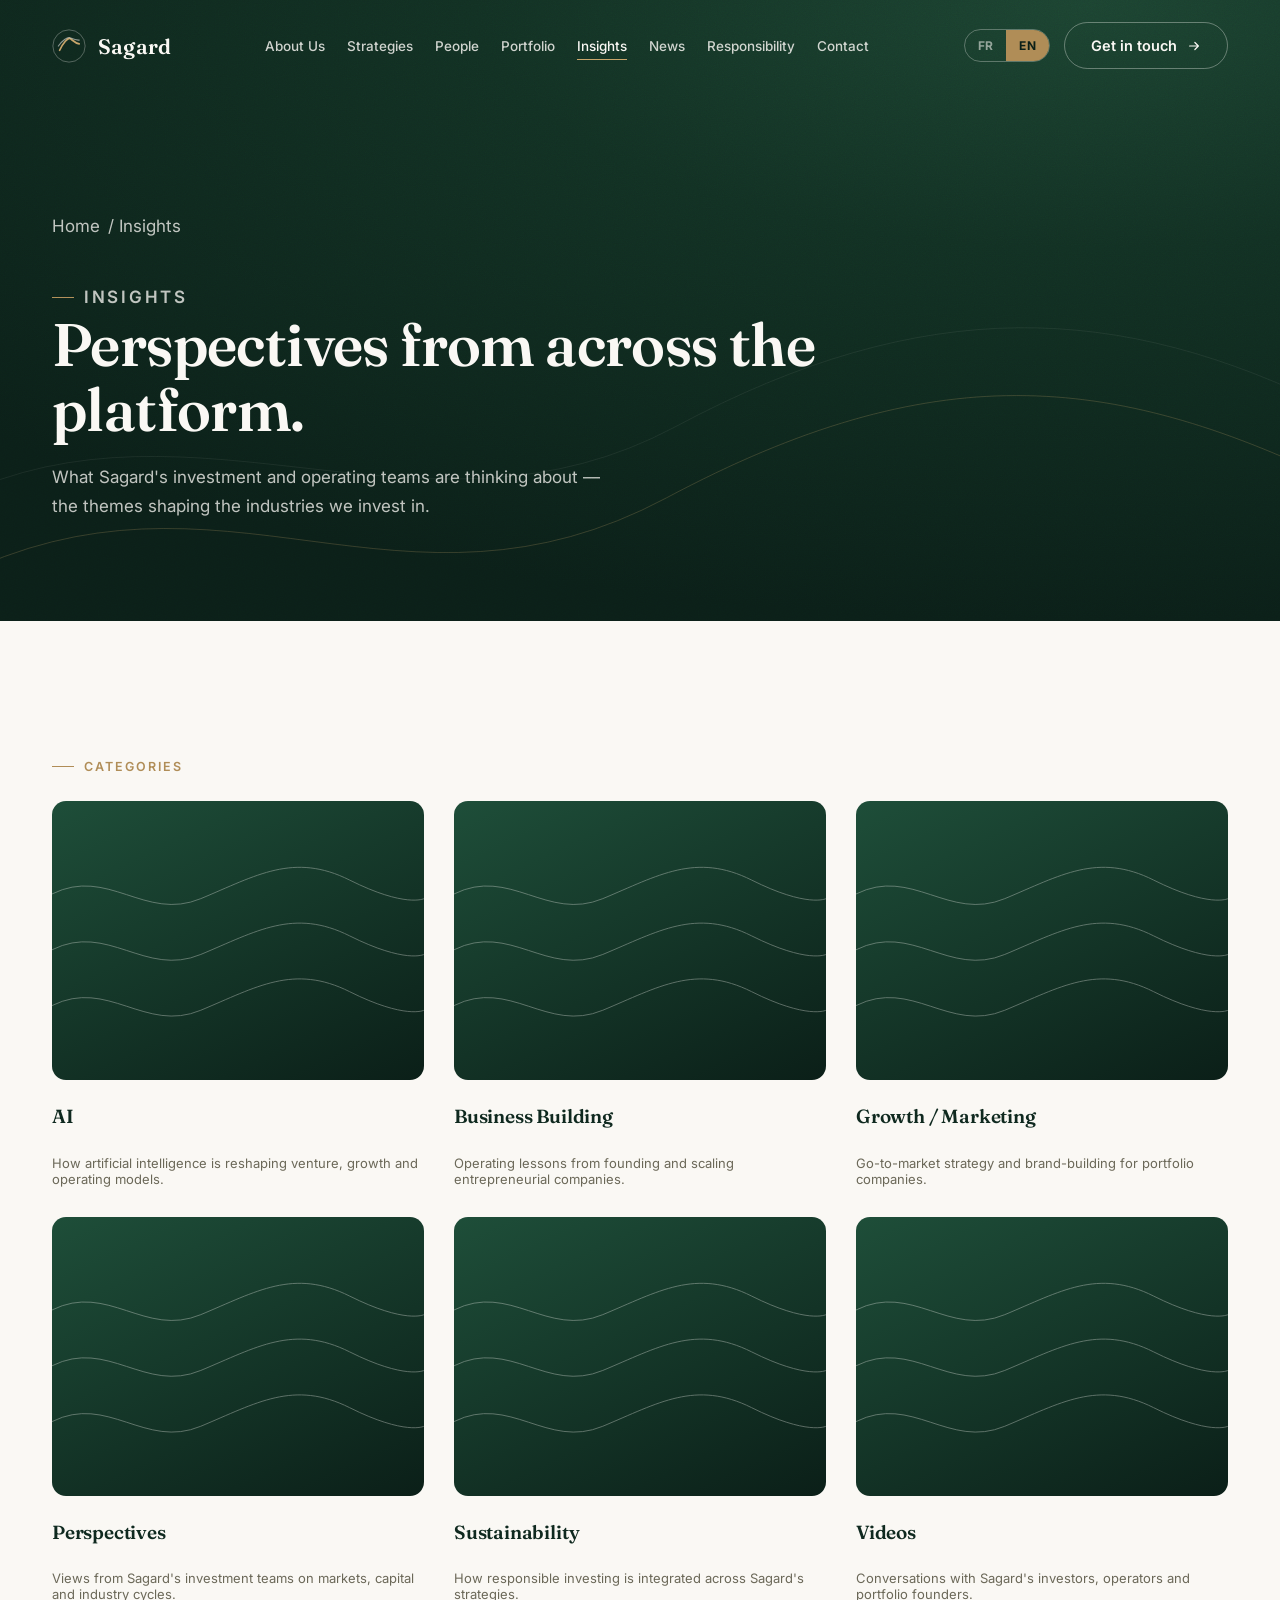
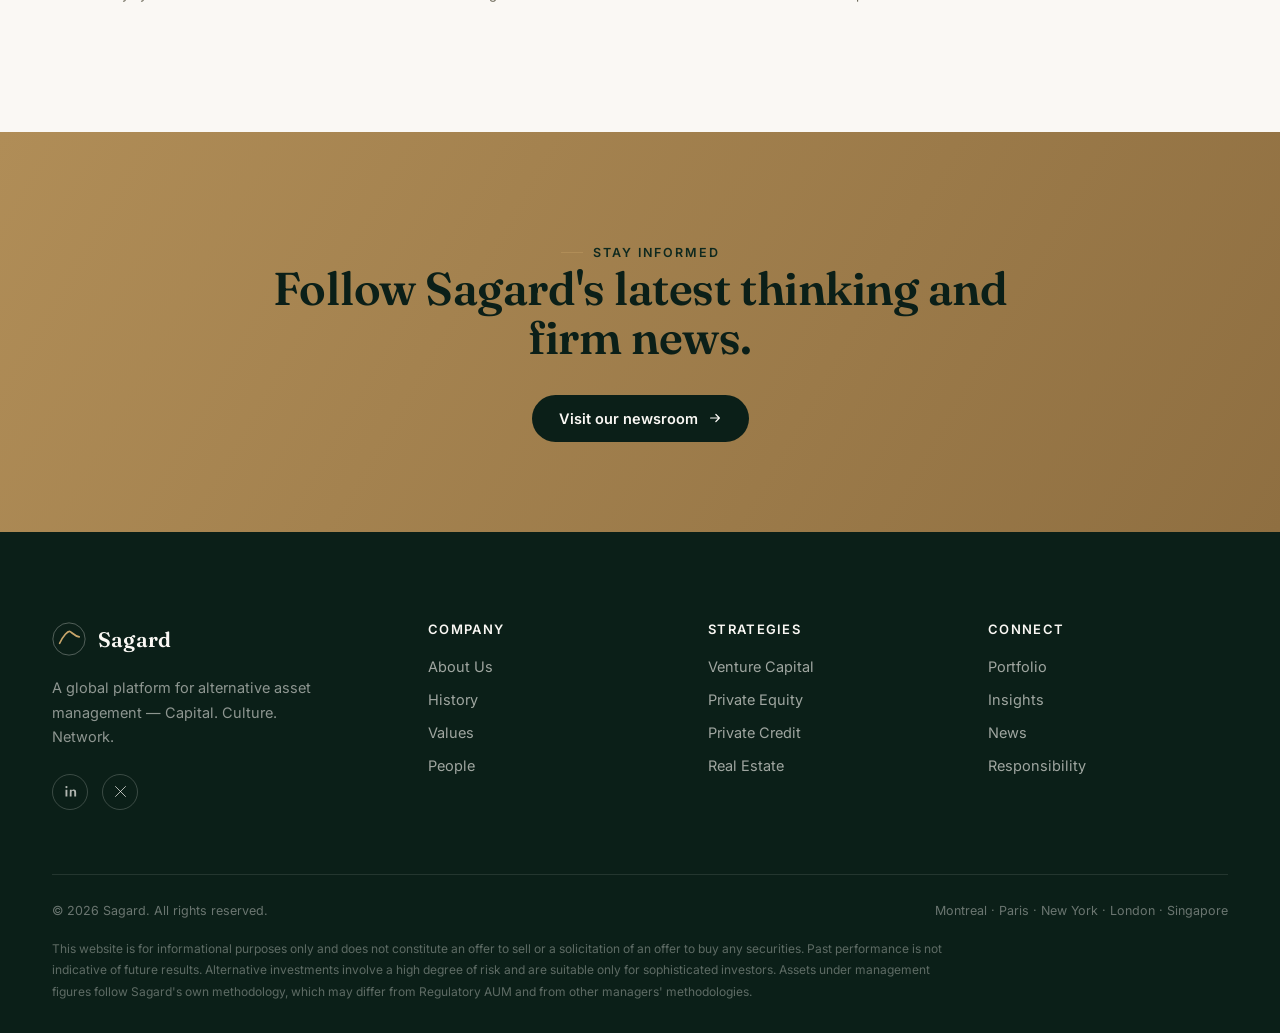
<file: insights.html>
<!doctype html>
<html lang="en">
<head>
<meta charset="UTF-8">
<meta name="viewport" content="width=device-width, initial-scale=1.0">
<title data-i18n="insights.meta.title">Insights — Sagard</title>
<meta name="description" data-i18n-content="insights.meta.desc" content="Analysis and perspectives from Sagard's investment teams.">
<link rel="icon" href="data:image/svg+xml,%3Csvg xmlns='http://www.w3.org/2000/svg' viewBox='0 0 40 40'%3E%3Ccircle cx='20' cy='20' r='19' fill='%230f291f'/%3E%3Cpath d='M9 24c4-9 9-13 11-13s5 5 11 6' stroke='%23c9a66b' stroke-width='2' fill='none' stroke-linecap='round'/%3E%3C/svg%3E">
<link rel="preconnect" href="https://fonts.googleapis.com">
<link rel="preconnect" href="https://fonts.gstatic.com" crossorigin>
<link href="https://fonts.googleapis.com/css2?family=Fraunces:opsz,wght@9..144,500;9..144,600;9..144,650&family=Inter:wght@400;500;600;700&display=swap" rel="stylesheet">
<link rel="stylesheet" href="assets/css/style.css">
</head>
<body>

<!-- ============ HEADER ============ -->
<header class="site-header">
  <div class="container">
    <a href="index.html" class="logo">
      <svg viewBox="0 0 40 40" fill="none" xmlns="http://www.w3.org/2000/svg">
        <circle cx="20" cy="20" r="19" stroke="currentColor" stroke-opacity=".35"/>
        <path d="M9 25c4.5-9.5 9.5-14 11.5-14s5.5 5.5 11.5 6.5" stroke="#c9a66b" stroke-width="2" fill="none" stroke-linecap="round"/>
        <path d="M7.5 20c5-7 10.5-10 12.5-10s6 3.5 12 3" stroke="currentColor" stroke-opacity=".55" stroke-width="1.4" fill="none" stroke-linecap="round"/>
      </svg>
      <span class="logo-word">Sagard</span>
    </a>
    <nav class="main-nav" id="mainNav">
      <a href="about.html" data-i18n="nav.about">About Us</a>
      <a href="strategies.html" data-i18n="nav.strategies">Strategies</a>
      <a href="people.html" data-i18n="nav.people">People</a>
      <a href="portfolio.html" data-i18n="nav.portfolio">Portfolio</a>
      <a href="insights.html" class="active" data-i18n="nav.insights">Insights</a>
      <a href="news.html" data-i18n="nav.news">News</a>
      <a href="responsibility.html" data-i18n="nav.responsibility">Responsibility</a>
      <a href="contact.html" data-i18n="nav.contact">Contact</a>
    </nav>
    <div class="header-actions">
      <div class="lang-switch" role="group" aria-label="Language / Langue">
        <button type="button" class="lang-btn" data-lang-btn="fr">FR</button>
        <button type="button" class="lang-btn" data-lang-btn="en">EN</button>
      </div>
      <a href="contact.html" class="btn btn-outline-light">
        <span data-i18n="nav.getintouch">Get in touch</span>
        <svg viewBox="0 0 16 16" fill="none"><path d="M3 8h10M9 4l4 4-4 4" stroke="currentColor" stroke-width="1.4" stroke-linecap="round" stroke-linejoin="round"/></svg>
      </a>
      <button class="nav-toggle" id="navToggle" aria-label="Open menu" aria-expanded="false">
        <span></span><span></span><span></span>
      </button>
    </div>
  </div>
  <div class="nav-scrim" id="navScrim"></div>
</header>

<!-- ============ PAGE HERO ============ -->
<section class="page-hero">
  <svg class="hero-lines" viewBox="0 0 1440 800" preserveAspectRatio="none" xmlns="http://www.w3.org/2000/svg">
    <path d="M-50 650 C 250 500, 450 720, 750 560 S 1250 420, 1500 540" stroke="#c9a66b" stroke-width="1" fill="none" opacity=".5"/>
    <path d="M-50 560 C 220 430, 480 630, 760 480 S 1260 340, 1500 460" stroke="#f3efe6" stroke-width="1" fill="none" opacity=".15"/>
  </svg>
  <div class="grain"></div>
  <div class="container">
    <p class="breadcrumb" data-reveal><a href="index.html" data-i18n="common.home">Home</a><span data-i18n="insights.crumb"> / Insights</span></p>
    <p class="eyebrow" data-reveal data-i18n="insights.hero.eyebrow">Insights</p>
    <h1 data-reveal data-i18n="insights.hero.title">Perspectives from across the platform.</h1>
    <p data-reveal data-i18n="insights.hero.sub">What Sagard's investment and operating teams are thinking about.</p>
  </div>
</section>

<!-- ============ CATEGORIES ============ -->
<section class="section">
  <div class="container">
    <p class="eyebrow" data-reveal style="margin-bottom:24px;" data-i18n="insights.filter.title">Categories</p>
    <div class="news-grid" style="grid-template-columns:repeat(3,1fr);">
      <div class="news-card" data-reveal>
        <div class="news-media"><svg class="topo" viewBox="0 0 400 300" xmlns="http://www.w3.org/2000/svg"><path d="M0 100c60-30 100 30 160 5s100-50 160-20 80 20 80 20" stroke="#faf8f4" fill="none"/><path d="M0 160c60-30 100 30 160 5s100-50 160-20 80 20 80 20" stroke="#faf8f4" fill="none"/><path d="M0 220c60-30 100 30 160 5s100-50 160-20 80 20 80 20" stroke="#faf8f4" fill="none"/></svg></div>
        <h3 data-i18n="cat.ai.title">AI</h3>
        <span class="news-date" data-i18n="cat.ai.desc">How artificial intelligence is reshaping venture, growth and operating models.</span>
      </div>
      <div class="news-card" data-reveal>
        <div class="news-media"><svg class="topo" viewBox="0 0 400 300" xmlns="http://www.w3.org/2000/svg"><path d="M0 100c60-30 100 30 160 5s100-50 160-20 80 20 80 20" stroke="#faf8f4" fill="none"/><path d="M0 160c60-30 100 30 160 5s100-50 160-20 80 20 80 20" stroke="#faf8f4" fill="none"/><path d="M0 220c60-30 100 30 160 5s100-50 160-20 80 20 80 20" stroke="#faf8f4" fill="none"/></svg></div>
        <h3 data-i18n="cat.businessbuilding.title">Business Building</h3>
        <span class="news-date" data-i18n="cat.businessbuilding.desc">Operating lessons from founding and scaling entrepreneurial companies.</span>
      </div>
      <div class="news-card" data-reveal>
        <div class="news-media"><svg class="topo" viewBox="0 0 400 300" xmlns="http://www.w3.org/2000/svg"><path d="M0 100c60-30 100 30 160 5s100-50 160-20 80 20 80 20" stroke="#faf8f4" fill="none"/><path d="M0 160c60-30 100 30 160 5s100-50 160-20 80 20 80 20" stroke="#faf8f4" fill="none"/><path d="M0 220c60-30 100 30 160 5s100-50 160-20 80 20 80 20" stroke="#faf8f4" fill="none"/></svg></div>
        <h3 data-i18n="cat.growthmarketing.title">Growth / Marketing</h3>
        <span class="news-date" data-i18n="cat.growthmarketing.desc">Go-to-market strategy and brand-building for portfolio companies.</span>
      </div>
      <div class="news-card" data-reveal>
        <div class="news-media"><svg class="topo" viewBox="0 0 400 300" xmlns="http://www.w3.org/2000/svg"><path d="M0 100c60-30 100 30 160 5s100-50 160-20 80 20 80 20" stroke="#faf8f4" fill="none"/><path d="M0 160c60-30 100 30 160 5s100-50 160-20 80 20 80 20" stroke="#faf8f4" fill="none"/><path d="M0 220c60-30 100 30 160 5s100-50 160-20 80 20 80 20" stroke="#faf8f4" fill="none"/></svg></div>
        <h3 data-i18n="cat.perspectives.title">Perspectives</h3>
        <span class="news-date" data-i18n="cat.perspectives.desc">Views from Sagard's investment teams on markets, capital and industry cycles.</span>
      </div>
      <div class="news-card" data-reveal>
        <div class="news-media"><svg class="topo" viewBox="0 0 400 300" xmlns="http://www.w3.org/2000/svg"><path d="M0 100c60-30 100 30 160 5s100-50 160-20 80 20 80 20" stroke="#faf8f4" fill="none"/><path d="M0 160c60-30 100 30 160 5s100-50 160-20 80 20 80 20" stroke="#faf8f4" fill="none"/><path d="M0 220c60-30 100 30 160 5s100-50 160-20 80 20 80 20" stroke="#faf8f4" fill="none"/></svg></div>
        <h3 data-i18n="cat.sustainability.title">Sustainability</h3>
        <span class="news-date" data-i18n="cat.sustainability.desc">How responsible investing is integrated across Sagard's strategies.</span>
      </div>
      <div class="news-card" data-reveal>
        <div class="news-media"><svg class="topo" viewBox="0 0 400 300" xmlns="http://www.w3.org/2000/svg"><path d="M0 100c60-30 100 30 160 5s100-50 160-20 80 20 80 20" stroke="#faf8f4" fill="none"/><path d="M0 160c60-30 100 30 160 5s100-50 160-20 80 20 80 20" stroke="#faf8f4" fill="none"/><path d="M0 220c60-30 100 30 160 5s100-50 160-20 80 20 80 20" stroke="#faf8f4" fill="none"/></svg></div>
        <h3 data-i18n="cat.videos.title">Videos</h3>
        <span class="news-date" data-i18n="cat.videos.desc">Conversations with Sagard's investors, operators and portfolio founders.</span>
      </div>
    </div>
  </div>
</section>

<!-- ============ CTA ============ -->
<section class="cta-band">
  <div class="container">
    <p class="eyebrow" data-reveal style="justify-content:center;color:var(--forest-900);" data-i18n="insights.cta.eyebrow">Stay informed</p>
    <h2 data-reveal data-i18n="insights.cta.title">Follow Sagard's latest thinking and firm news.</h2>
    <a href="news.html" class="btn btn-primary" data-reveal>
      <span data-i18n="insights.cta.button">Visit our newsroom</span>
      <svg viewBox="0 0 16 16" fill="none"><path d="M3 8h10M9 4l4 4-4 4" stroke="currentColor" stroke-width="1.4" stroke-linecap="round" stroke-linejoin="round"/></svg>
    </a>
  </div>
</section>

<!-- ============ FOOTER ============ -->
<footer class="site-footer">
  <div class="container">
    <div class="footer-top">
      <div class="footer-brand">
        <a href="index.html" class="logo">
          <svg viewBox="0 0 40 40" fill="none" xmlns="http://www.w3.org/2000/svg">
            <circle cx="20" cy="20" r="19" stroke="currentColor" stroke-opacity=".35"/>
            <path d="M9 25c4.5-9.5 9.5-14 11.5-14s5.5 5.5 11.5 6.5" stroke="#c9a66b" stroke-width="2" fill="none" stroke-linecap="round"/>
          </svg>
          <span class="logo-word">Sagard</span>
        </a>
        <p data-i18n="footer.tagline">A global platform for alternative asset management — Capital. Culture. Network.</p>
        <div class="social-row" style="margin-top:24px;">
          <a href="#" aria-label="LinkedIn"><svg viewBox="0 0 24 24" fill="none"><path d="M4 9h3v11H4zM5.5 3a1.8 1.8 0 110 3.6A1.8 1.8 0 015.5 3zM11 9h3v1.6c.6-1 1.7-1.8 3.3-1.8 3 0 3.7 1.8 3.7 4.7V20h-3v-5.9c0-1.4 0-3.2-2-3.2s-2.3 1.5-2.3 3.1V20h-3z" fill="currentColor"/></svg></a>
          <a href="#" aria-label="X"><svg viewBox="0 0 24 24" fill="none"><path d="M4 4l16 16M20 4L4 20" stroke="currentColor" stroke-width="1.6" stroke-linecap="round"/></svg></a>
        </div>
      </div>
      <div class="footer-col">
        <h4 data-i18n="footer.company">Company</h4>
        <ul>
          <li><a href="about.html" data-i18n="footer.aboutSagard">About Us</a></li>
          <li><a href="about.html#history" data-i18n="footer.history">History</a></li>
          <li><a href="about.html#values" data-i18n="footer.values">Values</a></li>
          <li><a href="people.html" data-i18n="footer.people">People</a></li>
        </ul>
      </div>
      <div class="footer-col">
        <h4 data-i18n="footer.strategiesHeading">Strategies</h4>
        <ul>
          <li><a href="strategies.html#venture-capital" data-i18n="footer.ventureCapital">Venture Capital</a></li>
          <li><a href="strategies.html#private-equity" data-i18n="footer.privateEquity">Private Equity</a></li>
          <li><a href="strategies.html#private-credit" data-i18n="footer.privateCredit">Private Credit</a></li>
          <li><a href="strategies.html#real-estate" data-i18n="footer.realEstate">Real Estate</a></li>
        </ul>
      </div>
      <div class="footer-col">
        <h4 data-i18n="footer.connect">Connect</h4>
        <ul>
          <li><a href="portfolio.html" data-i18n="footer.portfolio">Portfolio</a></li>
          <li><a href="insights.html" data-i18n="footer.insights">Insights</a></li>
          <li><a href="news.html" data-i18n="footer.news">News</a></li>
          <li><a href="responsibility.html" data-i18n="footer.responsibility">Responsibility</a></li>
        </ul>
      </div>
    </div>
    <div class="footer-bottom">
      <small>© <span data-year>2026</span> Sagard. <span data-i18n="footer.rights">All rights reserved.</span></small>
      <small data-i18n="footer.cities">Montreal · Paris · New York · London · Singapore</small>
    </div>
    <p class="footer-legal" data-i18n="footer.legal">This website is for informational purposes only.</p>
  </div>
</footer>

<script src="assets/js/i18n.js"></script>
<script src="assets/js/main.js"></script>
</body>
</html>
</file>
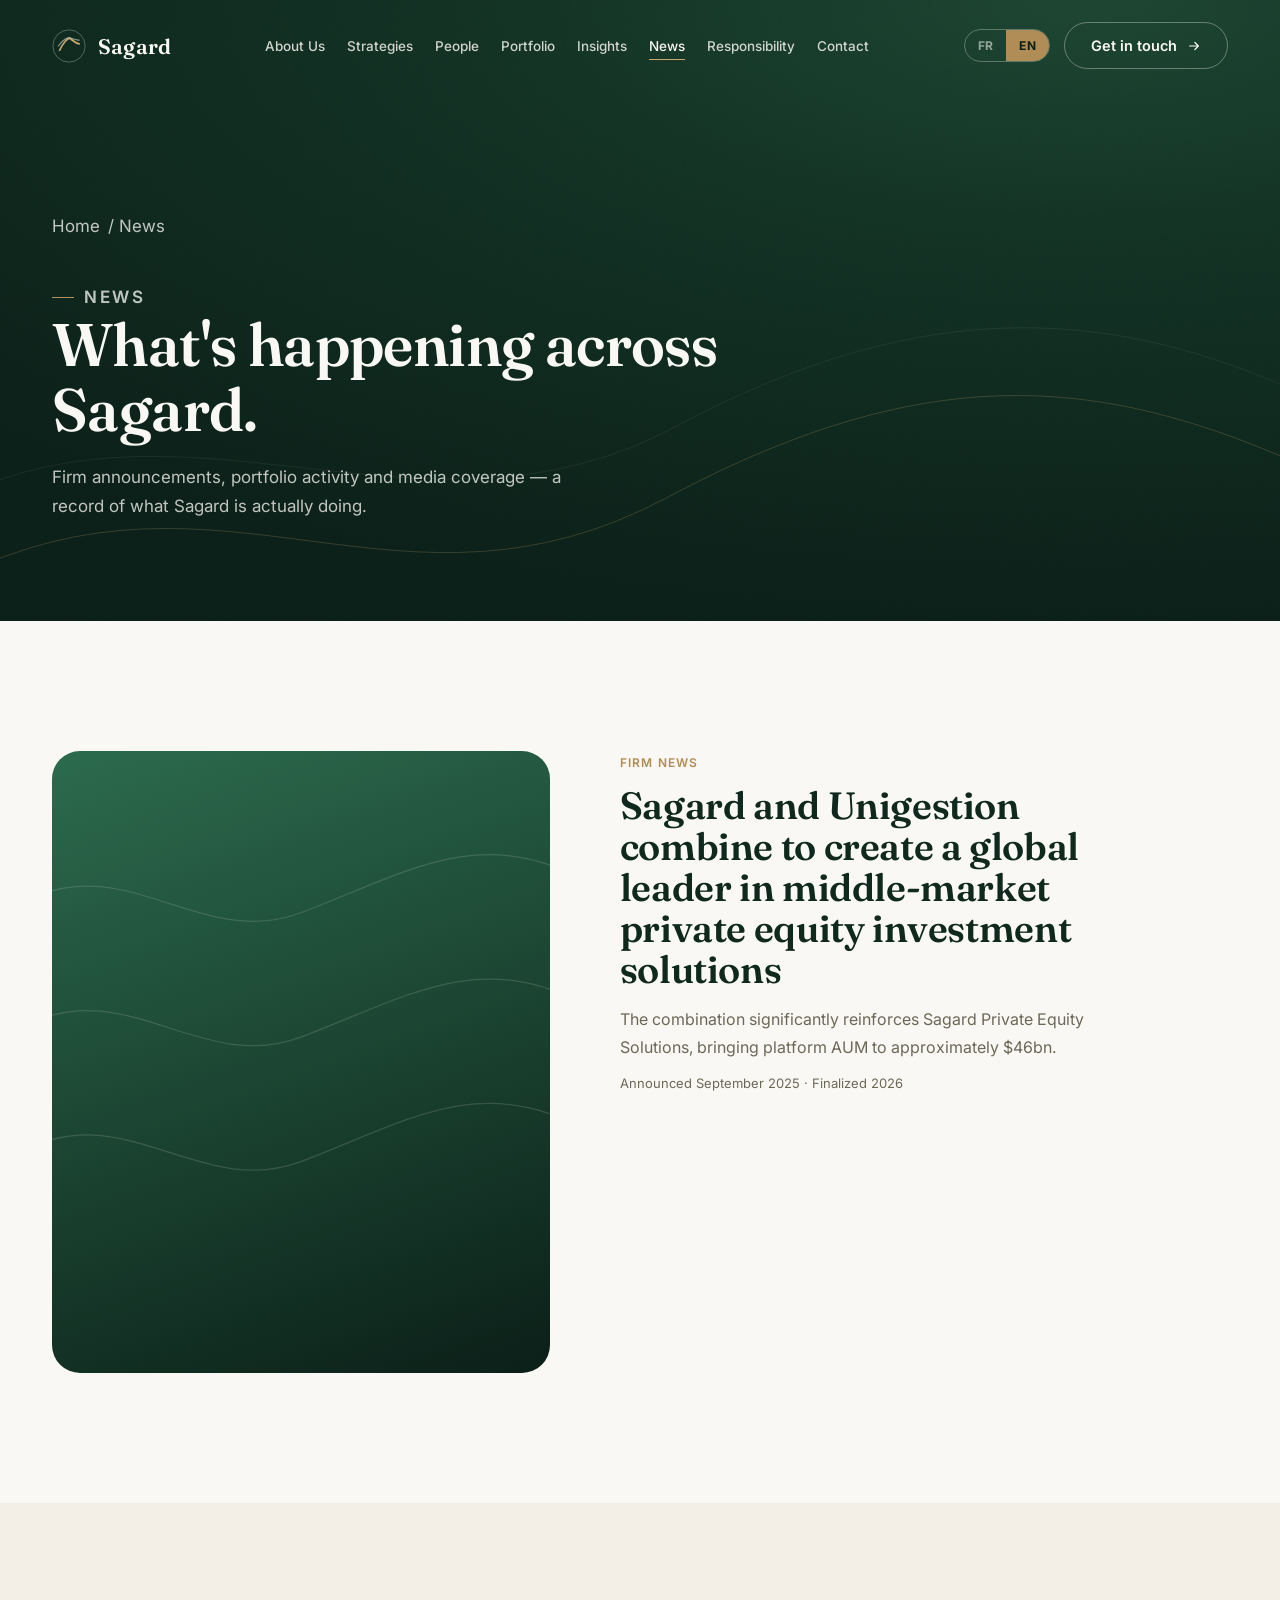
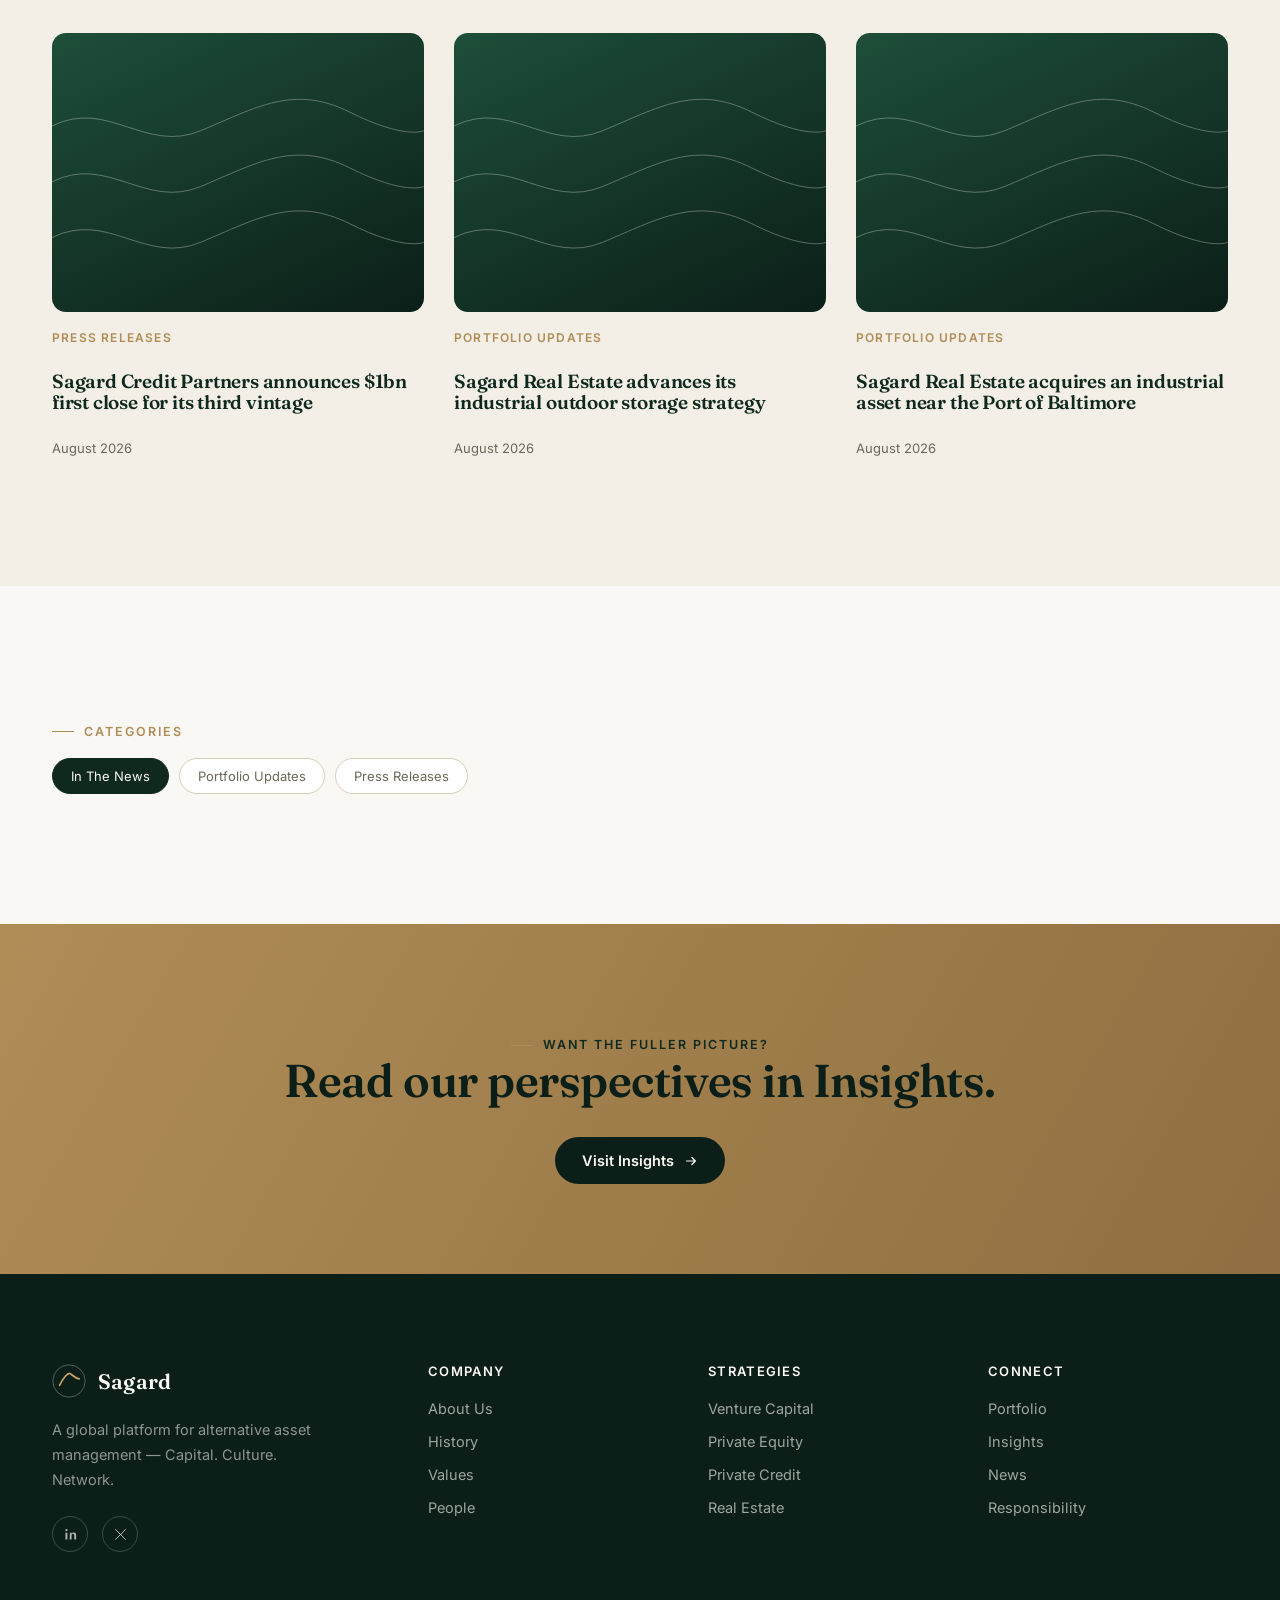
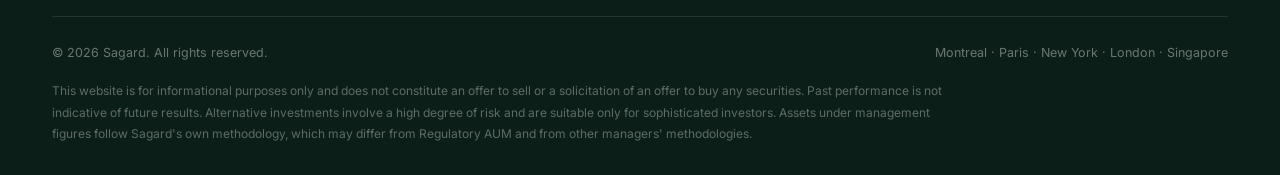
<file: news.html>
<!doctype html>
<html lang="en">
<head>
<meta charset="UTF-8">
<meta name="viewport" content="width=device-width, initial-scale=1.0">
<title data-i18n="news.meta.title">News — Sagard</title>
<meta name="description" data-i18n-content="news.meta.desc" content="Firm announcements, portfolio activity and media coverage from across Sagard.">
<link rel="icon" href="data:image/svg+xml,%3Csvg xmlns='http://www.w3.org/2000/svg' viewBox='0 0 40 40'%3E%3Ccircle cx='20' cy='20' r='19' fill='%230f291f'/%3E%3Cpath d='M9 24c4-9 9-13 11-13s5 5 11 6' stroke='%23c9a66b' stroke-width='2' fill='none' stroke-linecap='round'/%3E%3C/svg%3E">
<link rel="preconnect" href="https://fonts.googleapis.com">
<link rel="preconnect" href="https://fonts.gstatic.com" crossorigin>
<link href="https://fonts.googleapis.com/css2?family=Fraunces:opsz,wght@9..144,500;9..144,600;9..144,650&family=Inter:wght@400;500;600;700&display=swap" rel="stylesheet">
<link rel="stylesheet" href="assets/css/style.css">
</head>
<body>

<!-- ============ HEADER ============ -->
<header class="site-header">
  <div class="container">
    <a href="index.html" class="logo">
      <svg viewBox="0 0 40 40" fill="none" xmlns="http://www.w3.org/2000/svg">
        <circle cx="20" cy="20" r="19" stroke="currentColor" stroke-opacity=".35"/>
        <path d="M9 25c4.5-9.5 9.5-14 11.5-14s5.5 5.5 11.5 6.5" stroke="#c9a66b" stroke-width="2" fill="none" stroke-linecap="round"/>
        <path d="M7.5 20c5-7 10.5-10 12.5-10s6 3.5 12 3" stroke="currentColor" stroke-opacity=".55" stroke-width="1.4" fill="none" stroke-linecap="round"/>
      </svg>
      <span class="logo-word">Sagard</span>
    </a>
    <nav class="main-nav" id="mainNav">
      <a href="about.html" data-i18n="nav.about">About Us</a>
      <a href="strategies.html" data-i18n="nav.strategies">Strategies</a>
      <a href="people.html" data-i18n="nav.people">People</a>
      <a href="portfolio.html" data-i18n="nav.portfolio">Portfolio</a>
      <a href="insights.html" data-i18n="nav.insights">Insights</a>
      <a href="news.html" class="active" data-i18n="nav.news">News</a>
      <a href="responsibility.html" data-i18n="nav.responsibility">Responsibility</a>
      <a href="contact.html" data-i18n="nav.contact">Contact</a>
    </nav>
    <div class="header-actions">
      <div class="lang-switch" role="group" aria-label="Language / Langue">
        <button type="button" class="lang-btn" data-lang-btn="fr">FR</button>
        <button type="button" class="lang-btn" data-lang-btn="en">EN</button>
      </div>
      <a href="contact.html" class="btn btn-outline-light">
        <span data-i18n="nav.getintouch">Get in touch</span>
        <svg viewBox="0 0 16 16" fill="none"><path d="M3 8h10M9 4l4 4-4 4" stroke="currentColor" stroke-width="1.4" stroke-linecap="round" stroke-linejoin="round"/></svg>
      </a>
      <button class="nav-toggle" id="navToggle" aria-label="Open menu" aria-expanded="false">
        <span></span><span></span><span></span>
      </button>
    </div>
  </div>
  <div class="nav-scrim" id="navScrim"></div>
</header>

<!-- ============ PAGE HERO ============ -->
<section class="page-hero">
  <svg class="hero-lines" viewBox="0 0 1440 800" preserveAspectRatio="none" xmlns="http://www.w3.org/2000/svg">
    <path d="M-50 650 C 250 500, 450 720, 750 560 S 1250 420, 1500 540" stroke="#c9a66b" stroke-width="1" fill="none" opacity=".5"/>
    <path d="M-50 560 C 220 430, 480 630, 760 480 S 1260 340, 1500 460" stroke="#f3efe6" stroke-width="1" fill="none" opacity=".15"/>
  </svg>
  <div class="grain"></div>
  <div class="container">
    <p class="breadcrumb" data-reveal><a href="index.html" data-i18n="common.home">Home</a><span data-i18n="news.crumb"> / News</span></p>
    <p class="eyebrow" data-reveal data-i18n="news.hero.eyebrow">News</p>
    <h1 data-reveal data-i18n="news.hero.title">What's happening across Sagard.</h1>
    <p data-reveal data-i18n="news.hero.sub">Firm announcements, portfolio activity and media coverage.</p>
  </div>
</section>

<!-- ============ FEATURED ============ -->
<section class="section">
  <div class="container">
    <div class="split">
      <div class="split-media" data-reveal>
        <svg class="topo" viewBox="0 0 400 500" preserveAspectRatio="none" xmlns="http://www.w3.org/2000/svg">
          <path d="M-20 120c80-40 140 40 220 10s140-70 220-30" stroke="#faf8f4" fill="none"/>
          <path d="M-20 220c80-40 140 40 220 10s140-70 220-30" stroke="#faf8f4" fill="none"/>
          <path d="M-20 320c80-40 140 40 220 10s140-70 220-30" stroke="#faf8f4" fill="none"/>
        </svg>
      </div>
      <div>
        <span class="news-tag" data-reveal data-i18n="news.featured.tag">Firm News</span>
        <h2 data-reveal style="font-size:clamp(26px,3.2vw,38px);color:var(--forest-900);margin-top:14px;max-width:560px;" data-i18n="news.featured.title">Sagard and Unigestion combine to create a global leader in middle-market private equity investment solutions</h2>
        <p data-reveal style="margin-top:16px;color:var(--ink-500);max-width:520px;" data-i18n="news.featured.desc">The combination significantly reinforces Sagard Private Equity Solutions.</p>
        <span class="news-date" data-reveal style="display:block;margin-top:14px;" data-i18n="news.featured.date">Announced September 2025 · Finalized 2026</span>
      </div>
    </div>
  </div>
</section>

<!-- ============ RECENT ============ -->
<section class="section section-stone">
  <div class="container">
    <div class="news-grid">
      <a class="news-card" href="#" data-reveal>
        <div class="news-media"><svg class="topo" viewBox="0 0 400 300" xmlns="http://www.w3.org/2000/svg"><path d="M0 100c60-30 100 30 160 5s100-50 160-20 80 20 80 20" stroke="#faf8f4" fill="none"/><path d="M0 160c60-30 100 30 160 5s100-50 160-20 80 20 80 20" stroke="#faf8f4" fill="none"/><path d="M0 220c60-30 100 30 160 5s100-50 160-20 80 20 80 20" stroke="#faf8f4" fill="none"/></svg></div>
        <span class="news-tag" data-i18n="recentnews1.tag">Press Releases</span>
        <h3 data-i18n="recentnews1.title">Sagard Credit Partners announces $1bn first close for its third vintage</h3>
        <span class="news-date" data-i18n="recentnews1.date">August 2026</span>
      </a>
      <a class="news-card" href="#" data-reveal>
        <div class="news-media"><svg class="topo" viewBox="0 0 400 300" xmlns="http://www.w3.org/2000/svg"><path d="M0 100c60-30 100 30 160 5s100-50 160-20 80 20 80 20" stroke="#faf8f4" fill="none"/><path d="M0 160c60-30 100 30 160 5s100-50 160-20 80 20 80 20" stroke="#faf8f4" fill="none"/><path d="M0 220c60-30 100 30 160 5s100-50 160-20 80 20 80 20" stroke="#faf8f4" fill="none"/></svg></div>
        <span class="news-tag" data-i18n="recentnews2.tag">Portfolio Updates</span>
        <h3 data-i18n="recentnews2.title">Sagard Real Estate advances its industrial outdoor storage strategy</h3>
        <span class="news-date" data-i18n="recentnews2.date">August 2026</span>
      </a>
      <a class="news-card" href="#" data-reveal>
        <div class="news-media"><svg class="topo" viewBox="0 0 400 300" xmlns="http://www.w3.org/2000/svg"><path d="M0 100c60-30 100 30 160 5s100-50 160-20 80 20 80 20" stroke="#faf8f4" fill="none"/><path d="M0 160c60-30 100 30 160 5s100-50 160-20 80 20 80 20" stroke="#faf8f4" fill="none"/><path d="M0 220c60-30 100 30 160 5s100-50 160-20 80 20 80 20" stroke="#faf8f4" fill="none"/></svg></div>
        <span class="news-tag" data-i18n="recentnews3.tag">Portfolio Updates</span>
        <h3 data-i18n="recentnews3.title">Sagard Real Estate acquires an industrial asset near the Port of Baltimore</h3>
        <span class="news-date" data-i18n="recentnews3.date">August 2026</span>
      </a>
    </div>
  </div>
</section>

<!-- ============ CATEGORIES ============ -->
<section class="section">
  <div class="container">
    <p class="eyebrow" data-reveal style="margin-bottom:16px;" data-i18n="news.filter.title">Categories</p>
    <div class="filter-row" data-reveal>
      <span class="filter-chip active" data-i18n="newsfilter.inthenews">In The News</span>
      <span class="filter-chip" data-i18n="newsfilter.portfolio">Portfolio Updates</span>
      <span class="filter-chip" data-i18n="newsfilter.press">Press Releases</span>
    </div>
  </div>
</section>

<!-- ============ CTA ============ -->
<section class="cta-band">
  <div class="container">
    <p class="eyebrow" data-reveal style="justify-content:center;color:var(--forest-900);" data-i18n="news.cta.eyebrow">Want the fuller picture?</p>
    <h2 data-reveal data-i18n="news.cta.title">Read our perspectives in Insights.</h2>
    <a href="insights.html" class="btn btn-primary" data-reveal>
      <span data-i18n="news.cta.button">Visit Insights</span>
      <svg viewBox="0 0 16 16" fill="none"><path d="M3 8h10M9 4l4 4-4 4" stroke="currentColor" stroke-width="1.4" stroke-linecap="round" stroke-linejoin="round"/></svg>
    </a>
  </div>
</section>

<!-- ============ FOOTER ============ -->
<footer class="site-footer">
  <div class="container">
    <div class="footer-top">
      <div class="footer-brand">
        <a href="index.html" class="logo">
          <svg viewBox="0 0 40 40" fill="none" xmlns="http://www.w3.org/2000/svg">
            <circle cx="20" cy="20" r="19" stroke="currentColor" stroke-opacity=".35"/>
            <path d="M9 25c4.5-9.5 9.5-14 11.5-14s5.5 5.5 11.5 6.5" stroke="#c9a66b" stroke-width="2" fill="none" stroke-linecap="round"/>
          </svg>
          <span class="logo-word">Sagard</span>
        </a>
        <p data-i18n="footer.tagline">A global platform for alternative asset management — Capital. Culture. Network.</p>
        <div class="social-row" style="margin-top:24px;">
          <a href="#" aria-label="LinkedIn"><svg viewBox="0 0 24 24" fill="none"><path d="M4 9h3v11H4zM5.5 3a1.8 1.8 0 110 3.6A1.8 1.8 0 015.5 3zM11 9h3v1.6c.6-1 1.7-1.8 3.3-1.8 3 0 3.7 1.8 3.7 4.7V20h-3v-5.9c0-1.4 0-3.2-2-3.2s-2.3 1.5-2.3 3.1V20h-3z" fill="currentColor"/></svg></a>
          <a href="#" aria-label="X"><svg viewBox="0 0 24 24" fill="none"><path d="M4 4l16 16M20 4L4 20" stroke="currentColor" stroke-width="1.6" stroke-linecap="round"/></svg></a>
        </div>
      </div>
      <div class="footer-col">
        <h4 data-i18n="footer.company">Company</h4>
        <ul>
          <li><a href="about.html" data-i18n="footer.aboutSagard">About Us</a></li>
          <li><a href="about.html#history" data-i18n="footer.history">History</a></li>
          <li><a href="about.html#values" data-i18n="footer.values">Values</a></li>
          <li><a href="people.html" data-i18n="footer.people">People</a></li>
        </ul>
      </div>
      <div class="footer-col">
        <h4 data-i18n="footer.strategiesHeading">Strategies</h4>
        <ul>
          <li><a href="strategies.html#venture-capital" data-i18n="footer.ventureCapital">Venture Capital</a></li>
          <li><a href="strategies.html#private-equity" data-i18n="footer.privateEquity">Private Equity</a></li>
          <li><a href="strategies.html#private-credit" data-i18n="footer.privateCredit">Private Credit</a></li>
          <li><a href="strategies.html#real-estate" data-i18n="footer.realEstate">Real Estate</a></li>
        </ul>
      </div>
      <div class="footer-col">
        <h4 data-i18n="footer.connect">Connect</h4>
        <ul>
          <li><a href="portfolio.html" data-i18n="footer.portfolio">Portfolio</a></li>
          <li><a href="insights.html" data-i18n="footer.insights">Insights</a></li>
          <li><a href="news.html" data-i18n="footer.news">News</a></li>
          <li><a href="responsibility.html" data-i18n="footer.responsibility">Responsibility</a></li>
        </ul>
      </div>
    </div>
    <div class="footer-bottom">
      <small>© <span data-year>2026</span> Sagard. <span data-i18n="footer.rights">All rights reserved.</span></small>
      <small data-i18n="footer.cities">Montreal · Paris · New York · London · Singapore</small>
    </div>
    <p class="footer-legal" data-i18n="footer.legal">This website is for informational purposes only.</p>
  </div>
</footer>

<script src="assets/js/i18n.js"></script>
<script src="assets/js/main.js"></script>
</body>
</html>
</file>
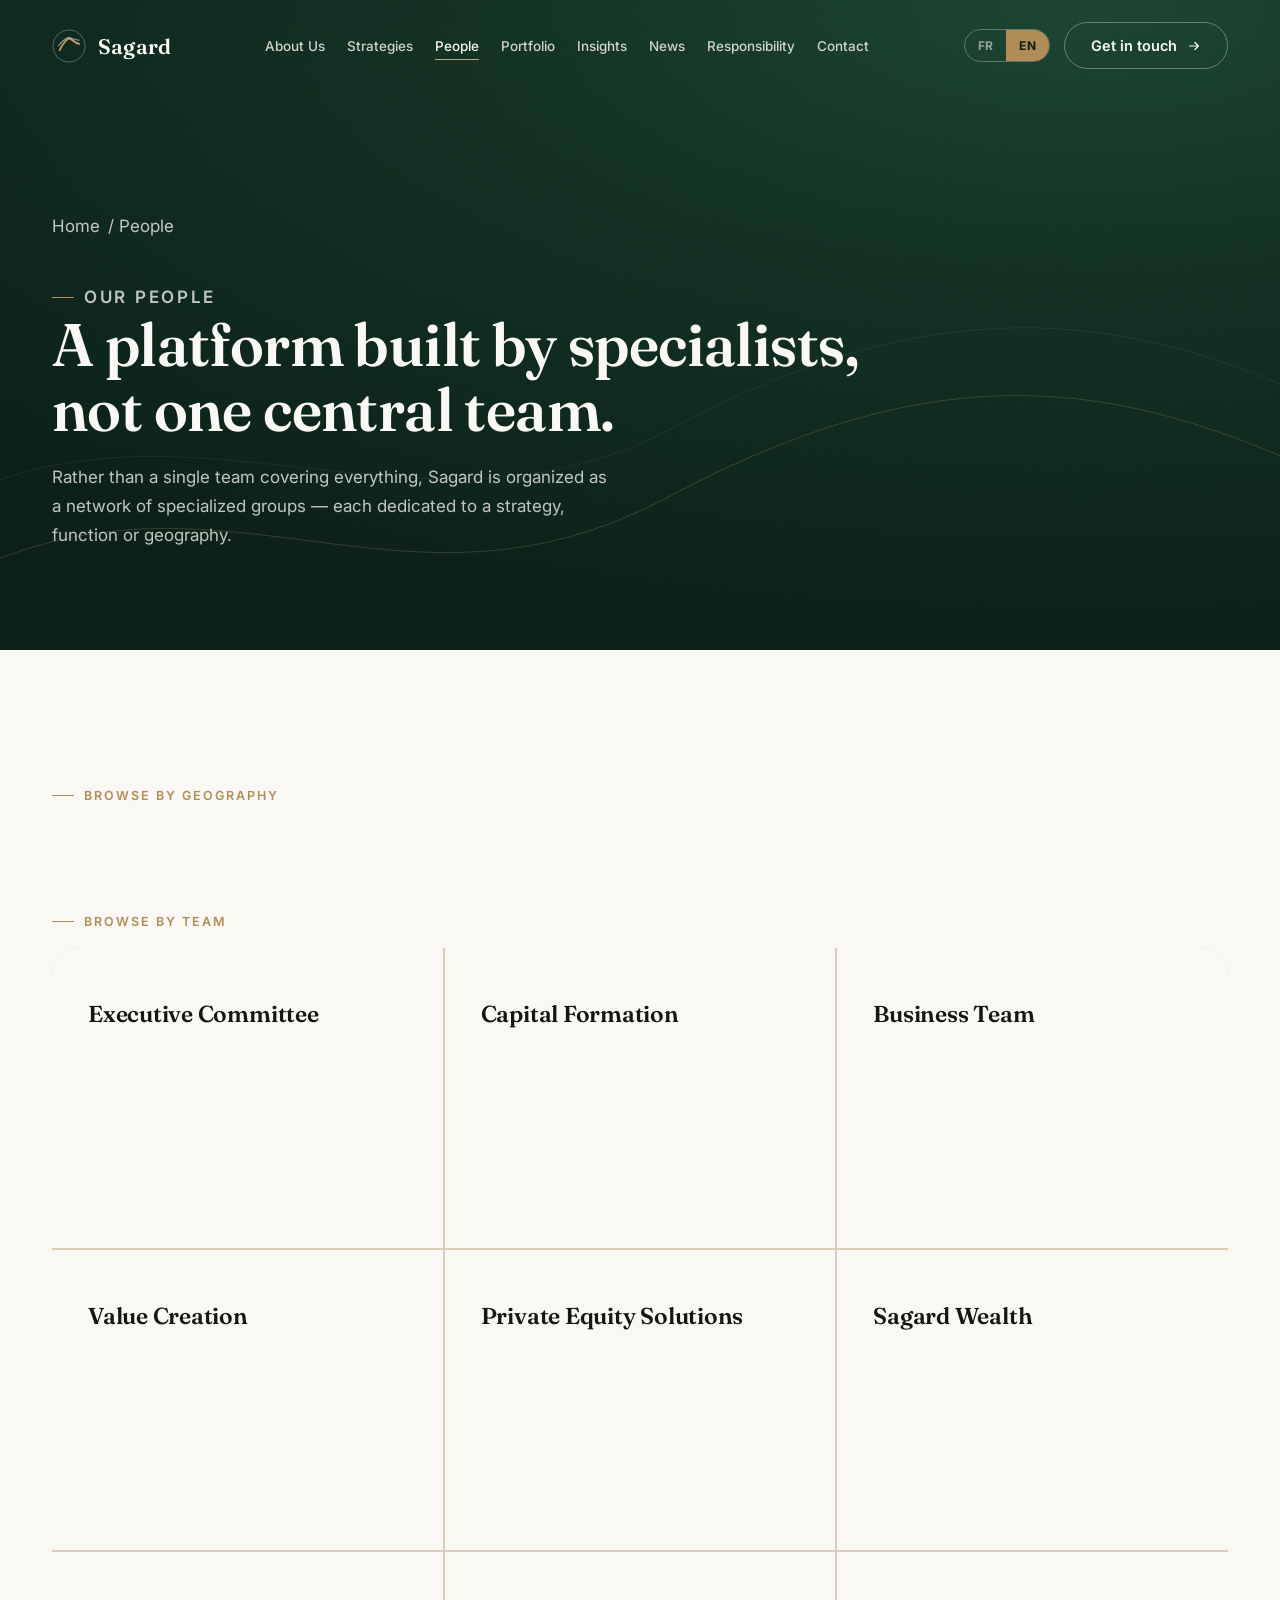
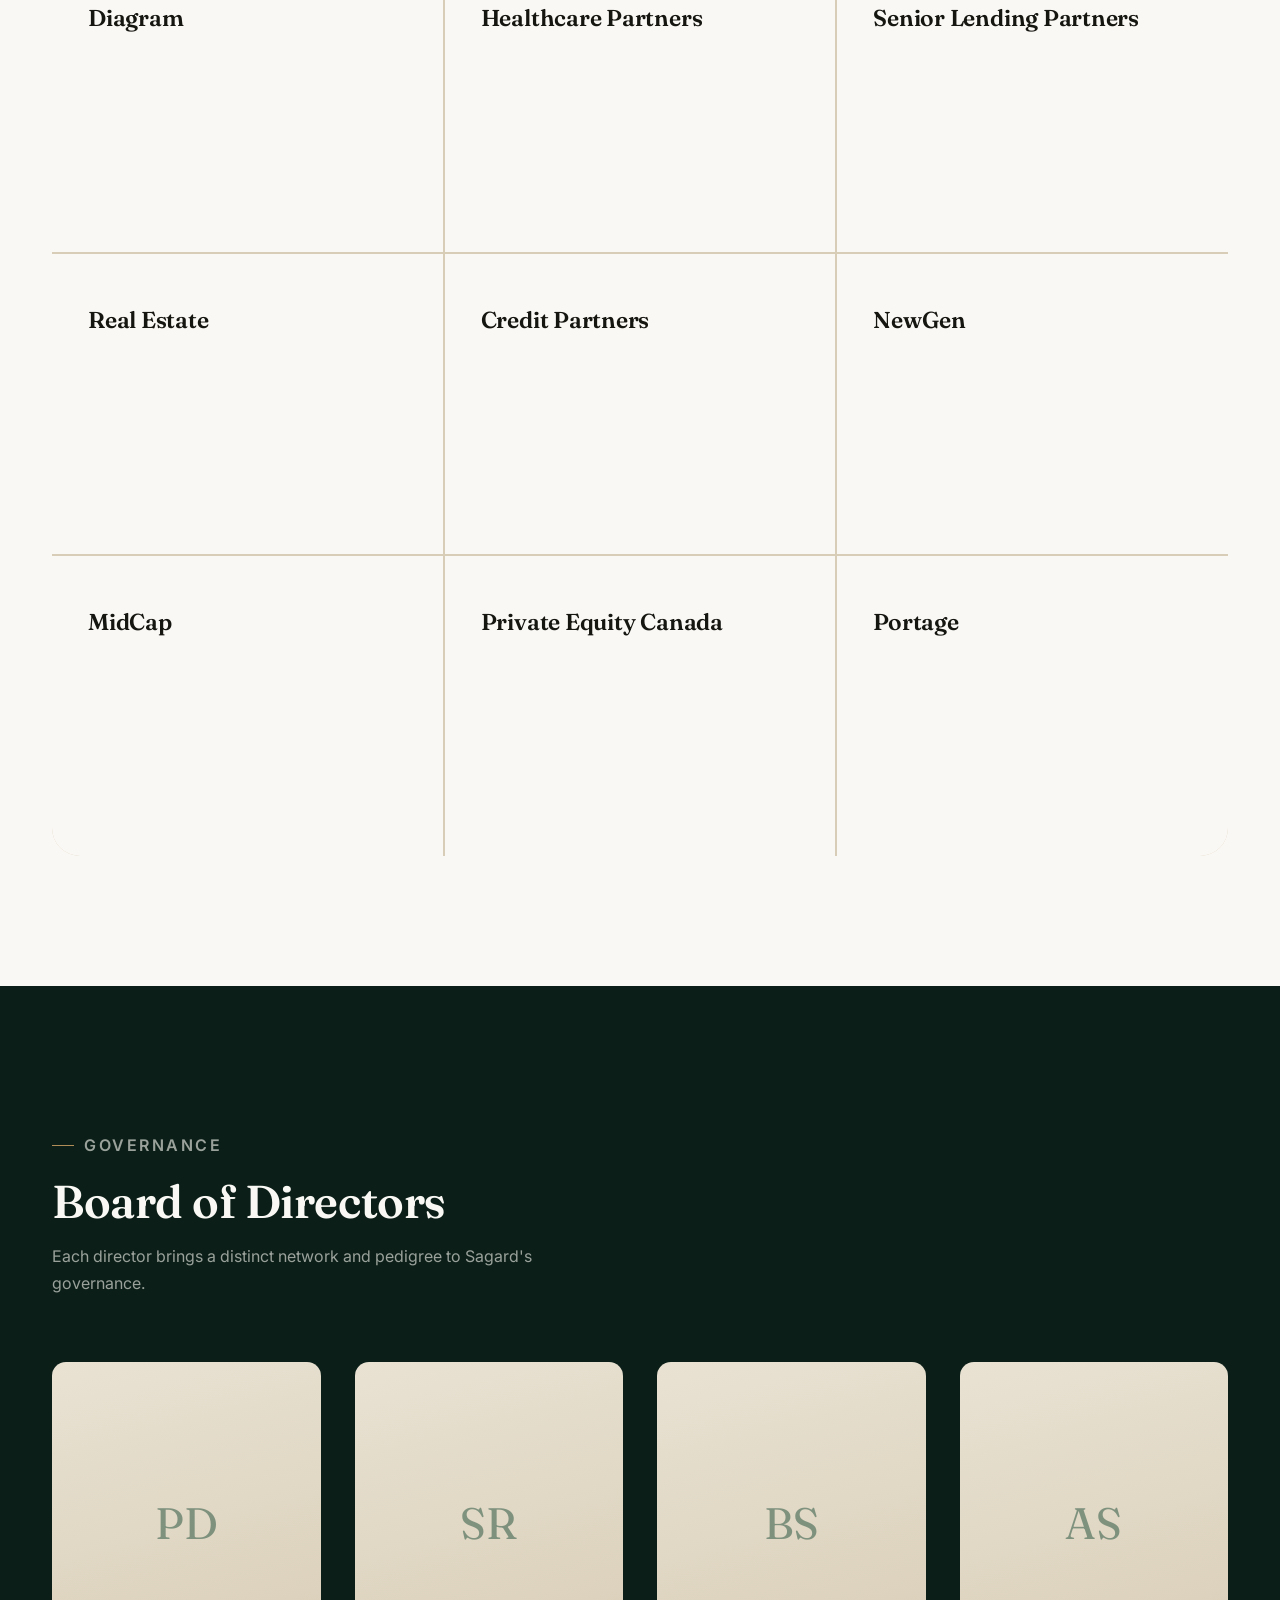
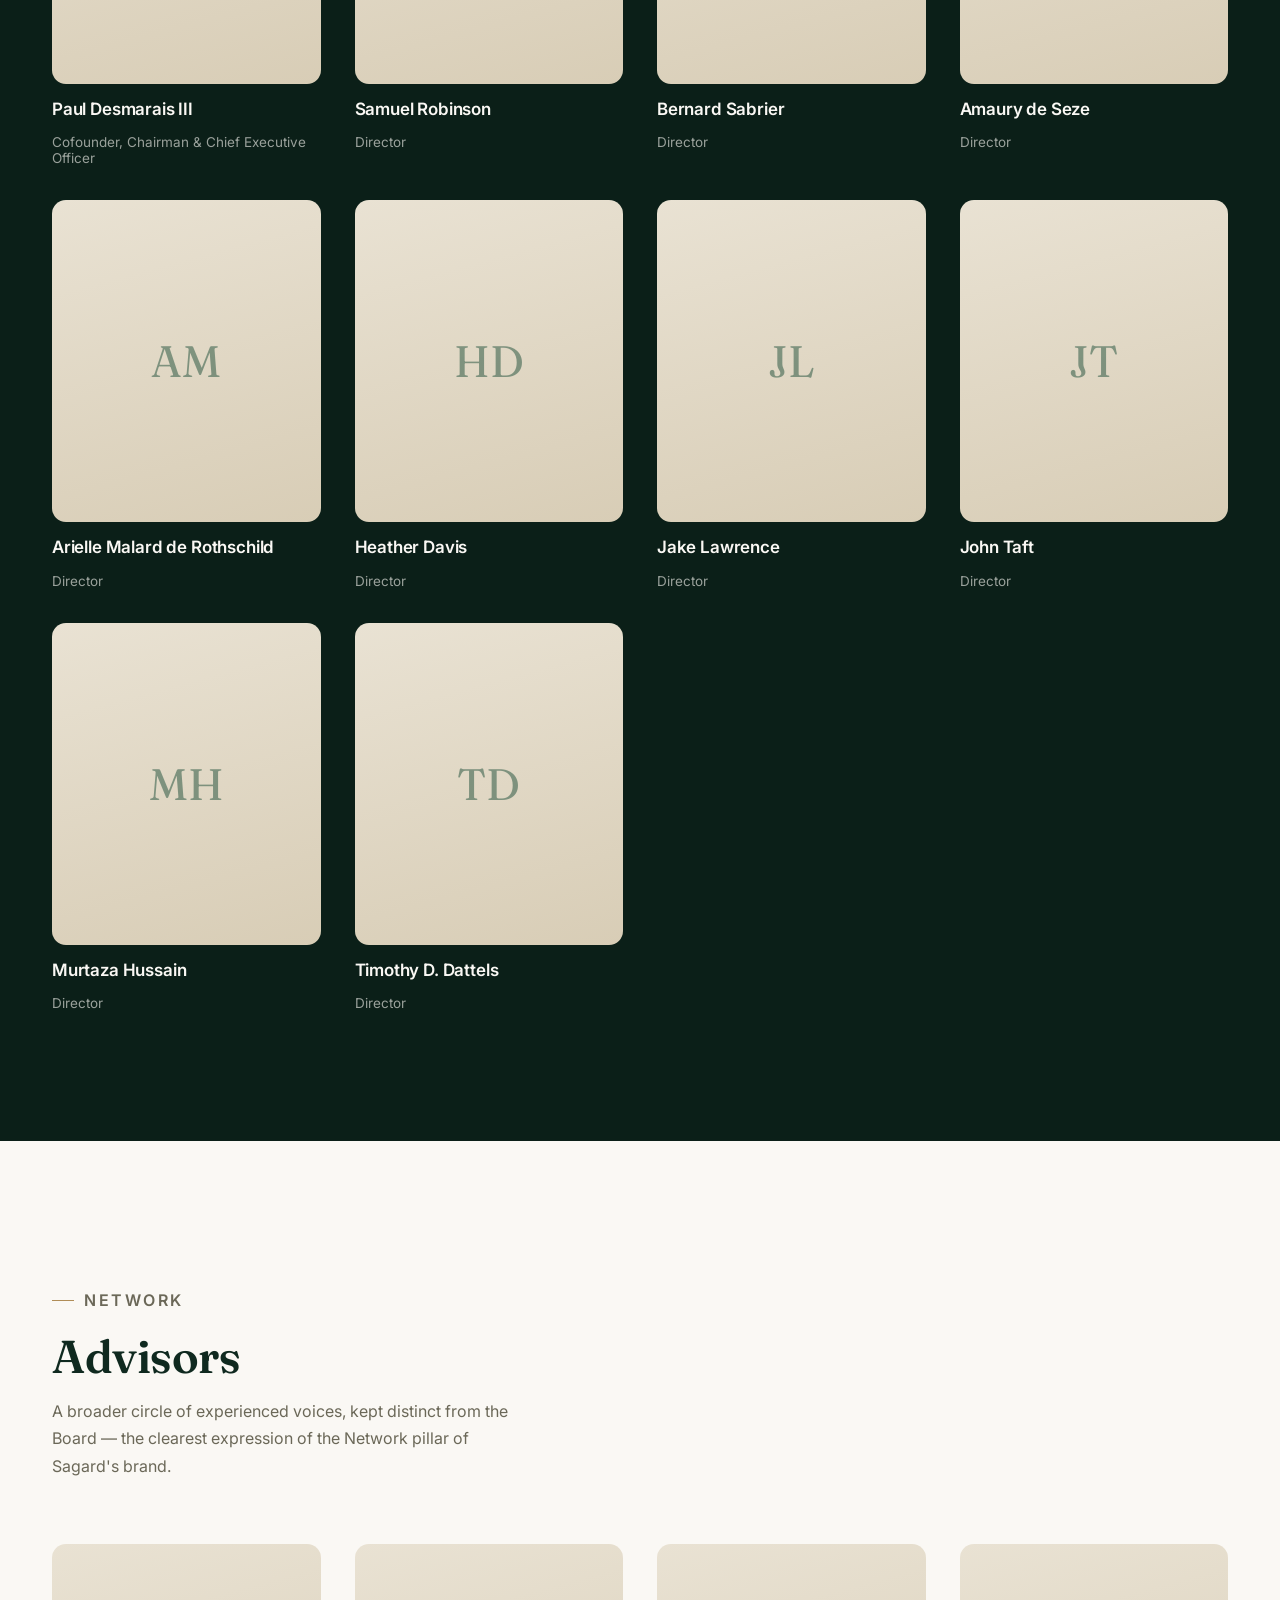
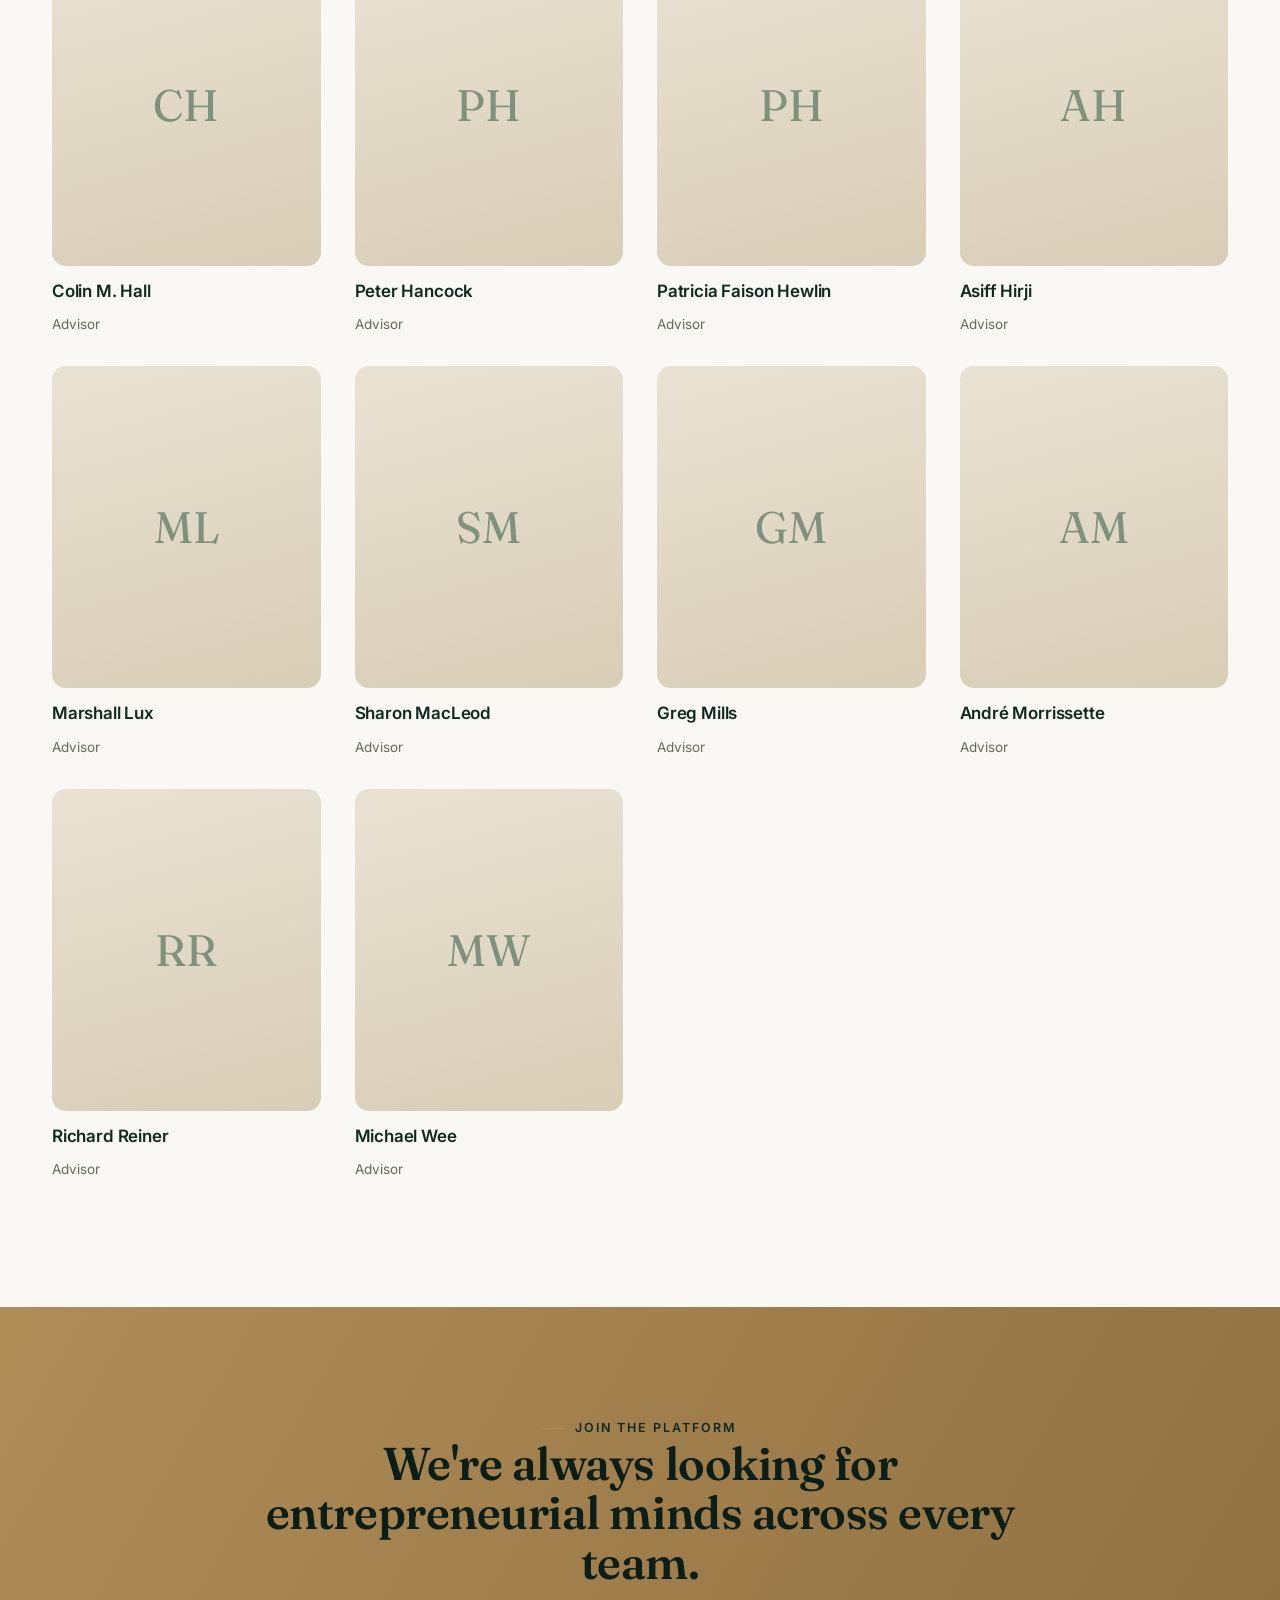
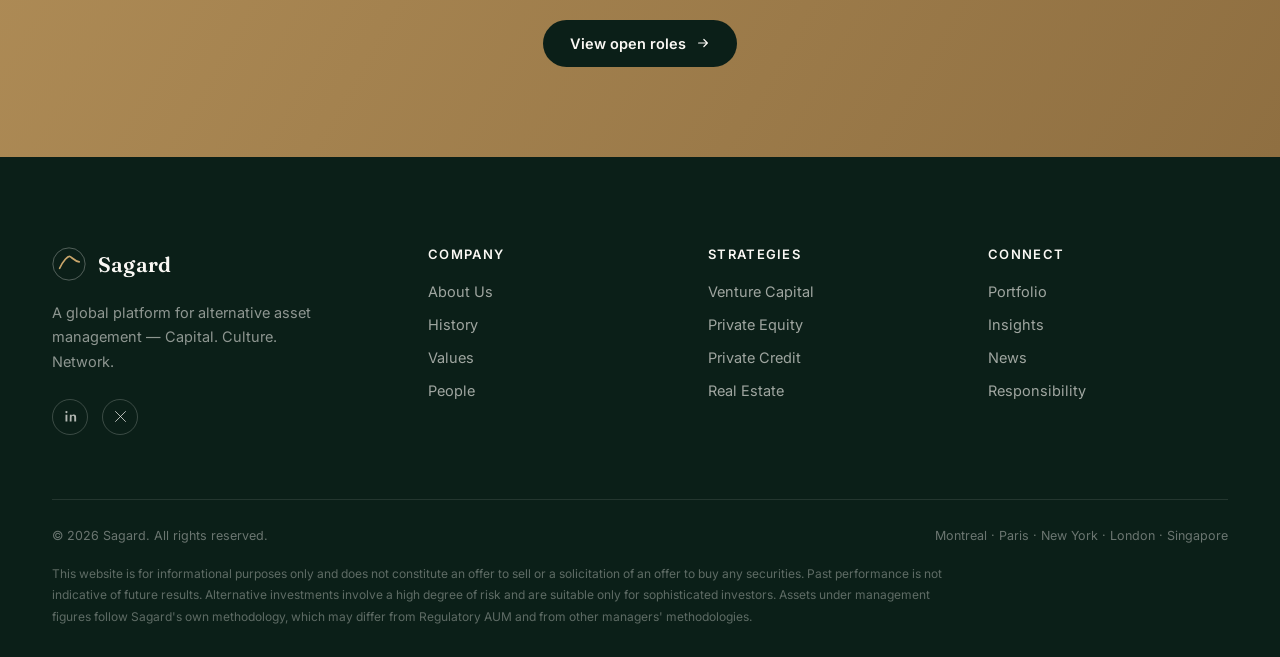
<file: people.html>
<!doctype html>
<html lang="en">
<head>
<meta charset="UTF-8">
<meta name="viewport" content="width=device-width, initial-scale=1.0">
<title data-i18n="people.meta.title">People — Sagard</title>
<meta name="description" data-i18n-content="people.meta.desc" content="Sagard's teams are organized by strategy and geography.">
<link rel="icon" href="data:image/svg+xml,%3Csvg xmlns='http://www.w3.org/2000/svg' viewBox='0 0 40 40'%3E%3Ccircle cx='20' cy='20' r='19' fill='%230f291f'/%3E%3Cpath d='M9 24c4-9 9-13 11-13s5 5 11 6' stroke='%23c9a66b' stroke-width='2' fill='none' stroke-linecap='round'/%3E%3C/svg%3E">
<link rel="preconnect" href="https://fonts.googleapis.com">
<link rel="preconnect" href="https://fonts.gstatic.com" crossorigin>
<link href="https://fonts.googleapis.com/css2?family=Fraunces:opsz,wght@9..144,500;9..144,600;9..144,650&family=Inter:wght@400;500;600;700&display=swap" rel="stylesheet">
<link rel="stylesheet" href="assets/css/style.css">
</head>
<body>

<!-- ============ HEADER ============ -->
<header class="site-header">
  <div class="container">
    <a href="index.html" class="logo">
      <svg viewBox="0 0 40 40" fill="none" xmlns="http://www.w3.org/2000/svg">
        <circle cx="20" cy="20" r="19" stroke="currentColor" stroke-opacity=".35"/>
        <path d="M9 25c4.5-9.5 9.5-14 11.5-14s5.5 5.5 11.5 6.5" stroke="#c9a66b" stroke-width="2" fill="none" stroke-linecap="round"/>
        <path d="M7.5 20c5-7 10.5-10 12.5-10s6 3.5 12 3" stroke="currentColor" stroke-opacity=".55" stroke-width="1.4" fill="none" stroke-linecap="round"/>
      </svg>
      <span class="logo-word">Sagard</span>
    </a>
    <nav class="main-nav" id="mainNav">
      <a href="about.html" data-i18n="nav.about">About Us</a>
      <a href="strategies.html" data-i18n="nav.strategies">Strategies</a>
      <a href="people.html" class="active" data-i18n="nav.people">People</a>
      <a href="portfolio.html" data-i18n="nav.portfolio">Portfolio</a>
      <a href="insights.html" data-i18n="nav.insights">Insights</a>
      <a href="news.html" data-i18n="nav.news">News</a>
      <a href="responsibility.html" data-i18n="nav.responsibility">Responsibility</a>
      <a href="contact.html" data-i18n="nav.contact">Contact</a>
    </nav>
    <div class="header-actions">
      <div class="lang-switch" role="group" aria-label="Language / Langue">
        <button type="button" class="lang-btn" data-lang-btn="fr">FR</button>
        <button type="button" class="lang-btn" data-lang-btn="en">EN</button>
      </div>
      <a href="contact.html" class="btn btn-outline-light">
        <span data-i18n="nav.getintouch">Get in touch</span>
        <svg viewBox="0 0 16 16" fill="none"><path d="M3 8h10M9 4l4 4-4 4" stroke="currentColor" stroke-width="1.4" stroke-linecap="round" stroke-linejoin="round"/></svg>
      </a>
      <button class="nav-toggle" id="navToggle" aria-label="Open menu" aria-expanded="false">
        <span></span><span></span><span></span>
      </button>
    </div>
  </div>
  <div class="nav-scrim" id="navScrim"></div>
</header>

<!-- ============ PAGE HERO ============ -->
<section class="page-hero">
  <svg class="hero-lines" viewBox="0 0 1440 800" preserveAspectRatio="none" xmlns="http://www.w3.org/2000/svg">
    <path d="M-50 650 C 250 500, 450 720, 750 560 S 1250 420, 1500 540" stroke="#c9a66b" stroke-width="1" fill="none" opacity=".5"/>
    <path d="M-50 560 C 220 430, 480 630, 760 480 S 1260 340, 1500 460" stroke="#f3efe6" stroke-width="1" fill="none" opacity=".15"/>
  </svg>
  <div class="grain"></div>
  <div class="container">
    <p class="breadcrumb" data-reveal><a href="index.html" data-i18n="common.home">Home</a><span data-i18n="people.crumb"> / People</span></p>
    <p class="eyebrow" data-reveal data-i18n="people.hero.eyebrow">Our People</p>
    <h1 data-reveal data-i18n="people.hero.title">A platform built by specialists, not one central team.</h1>
    <p data-reveal data-i18n="people.hero.sub">Rather than a single team covering everything, Sagard is organized as a network of specialized groups.</p>
  </div>
</section>

<!-- ============ FILTERS + ENTITY GRID ============ -->
<section class="section">
  <div class="container">
    <p class="eyebrow" data-reveal style="margin-bottom:16px;" data-i18n="people.filter.geo">Browse by geography</p>
    <div class="filter-row" data-reveal style="margin-bottom:48px;">
      <span class="filter-chip active" data-i18n="geo.namerica">North America</span>
      <span class="filter-chip" data-i18n="geo.europe">Europe</span>
      <span class="filter-chip" data-i18n="geo.mena">Middle East</span>
      <span class="filter-chip" data-i18n="geo.asia">Asia Pacific</span>
    </div>
    <p class="eyebrow" data-reveal style="margin-bottom:16px;" data-i18n="people.filter.entity">Browse by team</p>
    <div class="strategy-grid" data-reveal>
      <a href="strategies.html#private-equity" class="strategy-card"><div><h3 data-i18n="entity.exec">Executive Committee</h3></div></a>
      <a href="contact.html" class="strategy-card"><div><h3 data-i18n="entity.capform">Capital Formation</h3></div></a>
      <a href="about.html#board" class="strategy-card"><div><h3 data-i18n="entity.business">Business Team</h3></div></a>
      <a href="about.html#values" class="strategy-card"><div><h3 data-i18n="entity.valuecreation">Value Creation</h3></div></a>
      <a href="strategies.html#private-equity" class="strategy-card"><div><h3 data-i18n="entity.pesolutions">Private Equity Solutions</h3></div></a>
      <a href="strategies.html#private-wealth" class="strategy-card"><div><h3 data-i18n="entity.wealth">Sagard Wealth</h3></div></a>
      <a href="strategies.html#venture-capital" class="strategy-card"><div><h3 data-i18n="entity.diagram">Diagram</h3></div></a>
      <a href="strategies.html#private-credit" class="strategy-card"><div><h3 data-i18n="entity.healthcare">Healthcare Partners</h3></div></a>
      <a href="strategies.html#private-credit" class="strategy-card"><div><h3 data-i18n="entity.seniorlending">Senior Lending Partners</h3></div></a>
      <a href="strategies.html#real-estate" class="strategy-card"><div><h3 data-i18n="entity.realestate">Real Estate</h3></div></a>
      <a href="strategies.html#private-credit" class="strategy-card"><div><h3 data-i18n="entity.creditpartners">Credit Partners</h3></div></a>
      <a href="strategies.html#private-equity" class="strategy-card"><div><h3 data-i18n="entity.newgen">NewGen</h3></div></a>
      <a href="strategies.html#private-equity" class="strategy-card"><div><h3 data-i18n="entity.midcap">MidCap</h3></div></a>
      <a href="strategies.html#private-equity" class="strategy-card"><div><h3 data-i18n="entity.pecanada">Private Equity Canada</h3></div></a>
      <a href="strategies.html#venture-capital" class="strategy-card"><div><h3 data-i18n="entity.portage">Portage</h3></div></a>
    </div>
  </div>
</section>

<!-- ============ BOARD OF DIRECTORS ============ -->
<section class="section section-dark" id="board">
  <div class="container">
    <div class="section-head" data-reveal>
      <div>
        <p class="eyebrow" data-i18n="people.board.grid.eyebrow">Governance</p>
        <h2 data-i18n="people.board.grid.title">Board of Directors</h2>
        <p data-i18n="people.board.grid.subtitle">Each director brings a distinct network and pedigree to Sagard's governance.</p>
      </div>
    </div>
    <div class="people-grid">
      <div class="person-card" data-reveal>
        <div class="person-photo"><span class="initials">PD</span></div>
        <h4 style="color:var(--stone-050);">Paul Desmarais III</h4>
        <span class="person-role" style="color:rgba(250,248,244,.6);" data-i18n="role.ceo">Cofounder, Chairman &amp; Chief Executive Officer</span>
      </div>
      <div class="person-card" data-reveal>
        <div class="person-photo"><span class="initials">SR</span></div>
        <h4 style="color:var(--stone-050);">Samuel Robinson</h4>
        <span class="person-role" style="color:rgba(250,248,244,.6);" data-i18n="role.director">Director</span>
      </div>
      <div class="person-card" data-reveal>
        <div class="person-photo"><span class="initials">BS</span></div>
        <h4 style="color:var(--stone-050);">Bernard Sabrier</h4>
        <span class="person-role" style="color:rgba(250,248,244,.6);" data-i18n="role.director">Director</span>
      </div>
      <div class="person-card" data-reveal>
        <div class="person-photo"><span class="initials">AS</span></div>
        <h4 style="color:var(--stone-050);">Amaury de Seze</h4>
        <span class="person-role" style="color:rgba(250,248,244,.6);" data-i18n="role.director">Director</span>
      </div>
      <div class="person-card" data-reveal>
        <div class="person-photo"><span class="initials">AM</span></div>
        <h4 style="color:var(--stone-050);">Arielle Malard de Rothschild</h4>
        <span class="person-role" style="color:rgba(250,248,244,.6);" data-i18n="role.director">Director</span>
      </div>
      <div class="person-card" data-reveal>
        <div class="person-photo"><span class="initials">HD</span></div>
        <h4 style="color:var(--stone-050);">Heather Davis</h4>
        <span class="person-role" style="color:rgba(250,248,244,.6);" data-i18n="role.director">Director</span>
      </div>
      <div class="person-card" data-reveal>
        <div class="person-photo"><span class="initials">JL</span></div>
        <h4 style="color:var(--stone-050);">Jake Lawrence</h4>
        <span class="person-role" style="color:rgba(250,248,244,.6);" data-i18n="role.director">Director</span>
      </div>
      <div class="person-card" data-reveal>
        <div class="person-photo"><span class="initials">JT</span></div>
        <h4 style="color:var(--stone-050);">John Taft</h4>
        <span class="person-role" style="color:rgba(250,248,244,.6);" data-i18n="role.director">Director</span>
      </div>
      <div class="person-card" data-reveal>
        <div class="person-photo"><span class="initials">MH</span></div>
        <h4 style="color:var(--stone-050);">Murtaza Hussain</h4>
        <span class="person-role" style="color:rgba(250,248,244,.6);" data-i18n="role.director">Director</span>
      </div>
      <div class="person-card" data-reveal>
        <div class="person-photo"><span class="initials">TD</span></div>
        <h4 style="color:var(--stone-050);">Timothy D. Dattels</h4>
        <span class="person-role" style="color:rgba(250,248,244,.6);" data-i18n="role.director">Director</span>
      </div>
    </div>
  </div>
</section>

<!-- ============ ADVISORS ============ -->
<section class="section" id="advisors">
  <div class="container">
    <div class="section-head" data-reveal>
      <div>
        <p class="eyebrow" data-i18n="people.advisors.eyebrow">Network</p>
        <h2 data-i18n="people.advisors.title">Advisors</h2>
        <p data-i18n="people.advisors.subtitle">A broader circle of experienced voices, kept distinct from the Board.</p>
      </div>
    </div>
    <div class="people-grid">
      <div class="person-card" data-reveal>
        <div class="person-photo"><span class="initials">CH</span></div>
        <h4>Colin M. Hall</h4>
        <span class="person-role" data-i18n="role.advisor">Advisor</span>
      </div>
      <div class="person-card" data-reveal>
        <div class="person-photo"><span class="initials">PH</span></div>
        <h4>Peter Hancock</h4>
        <span class="person-role" data-i18n="role.advisor">Advisor</span>
      </div>
      <div class="person-card" data-reveal>
        <div class="person-photo"><span class="initials">PH</span></div>
        <h4>Patricia Faison Hewlin</h4>
        <span class="person-role" data-i18n="role.advisor">Advisor</span>
      </div>
      <div class="person-card" data-reveal>
        <div class="person-photo"><span class="initials">AH</span></div>
        <h4>Asiff Hirji</h4>
        <span class="person-role" data-i18n="role.advisor">Advisor</span>
      </div>
      <div class="person-card" data-reveal>
        <div class="person-photo"><span class="initials">ML</span></div>
        <h4>Marshall Lux</h4>
        <span class="person-role" data-i18n="role.advisor">Advisor</span>
      </div>
      <div class="person-card" data-reveal>
        <div class="person-photo"><span class="initials">SM</span></div>
        <h4>Sharon MacLeod</h4>
        <span class="person-role" data-i18n="role.advisor">Advisor</span>
      </div>
      <div class="person-card" data-reveal>
        <div class="person-photo"><span class="initials">GM</span></div>
        <h4>Greg Mills</h4>
        <span class="person-role" data-i18n="role.advisor">Advisor</span>
      </div>
      <div class="person-card" data-reveal>
        <div class="person-photo"><span class="initials">AM</span></div>
        <h4>André Morrissette</h4>
        <span class="person-role" data-i18n="role.advisor">Advisor</span>
      </div>
      <div class="person-card" data-reveal>
        <div class="person-photo"><span class="initials">RR</span></div>
        <h4>Richard Reiner</h4>
        <span class="person-role" data-i18n="role.advisor">Advisor</span>
      </div>
      <div class="person-card" data-reveal>
        <div class="person-photo"><span class="initials">MW</span></div>
        <h4>Michael Wee</h4>
        <span class="person-role" data-i18n="role.advisor">Advisor</span>
      </div>
    </div>
  </div>
</section>

<!-- ============ CTA ============ -->
<section class="cta-band">
  <div class="container">
    <p class="eyebrow" data-reveal style="justify-content:center;color:var(--forest-900);" data-i18n="people.cta.eyebrow">Join the platform</p>
    <h2 data-reveal data-i18n="people.cta.title">We're always looking for entrepreneurial minds across every team.</h2>
    <a href="contact.html#careers" class="btn btn-primary" data-reveal>
      <span data-i18n="people.cta.button">View open roles</span>
      <svg viewBox="0 0 16 16" fill="none"><path d="M3 8h10M9 4l4 4-4 4" stroke="currentColor" stroke-width="1.4" stroke-linecap="round" stroke-linejoin="round"/></svg>
    </a>
  </div>
</section>

<!-- ============ FOOTER ============ -->
<footer class="site-footer">
  <div class="container">
    <div class="footer-top">
      <div class="footer-brand">
        <a href="index.html" class="logo">
          <svg viewBox="0 0 40 40" fill="none" xmlns="http://www.w3.org/2000/svg">
            <circle cx="20" cy="20" r="19" stroke="currentColor" stroke-opacity=".35"/>
            <path d="M9 25c4.5-9.5 9.5-14 11.5-14s5.5 5.5 11.5 6.5" stroke="#c9a66b" stroke-width="2" fill="none" stroke-linecap="round"/>
          </svg>
          <span class="logo-word">Sagard</span>
        </a>
        <p data-i18n="footer.tagline">A global platform for alternative asset management — Capital. Culture. Network.</p>
        <div class="social-row" style="margin-top:24px;">
          <a href="#" aria-label="LinkedIn"><svg viewBox="0 0 24 24" fill="none"><path d="M4 9h3v11H4zM5.5 3a1.8 1.8 0 110 3.6A1.8 1.8 0 015.5 3zM11 9h3v1.6c.6-1 1.7-1.8 3.3-1.8 3 0 3.7 1.8 3.7 4.7V20h-3v-5.9c0-1.4 0-3.2-2-3.2s-2.3 1.5-2.3 3.1V20h-3z" fill="currentColor"/></svg></a>
          <a href="#" aria-label="X"><svg viewBox="0 0 24 24" fill="none"><path d="M4 4l16 16M20 4L4 20" stroke="currentColor" stroke-width="1.6" stroke-linecap="round"/></svg></a>
        </div>
      </div>
      <div class="footer-col">
        <h4 data-i18n="footer.company">Company</h4>
        <ul>
          <li><a href="about.html" data-i18n="footer.aboutSagard">About Us</a></li>
          <li><a href="about.html#history" data-i18n="footer.history">History</a></li>
          <li><a href="about.html#values" data-i18n="footer.values">Values</a></li>
          <li><a href="people.html" data-i18n="footer.people">People</a></li>
        </ul>
      </div>
      <div class="footer-col">
        <h4 data-i18n="footer.strategiesHeading">Strategies</h4>
        <ul>
          <li><a href="strategies.html#venture-capital" data-i18n="footer.ventureCapital">Venture Capital</a></li>
          <li><a href="strategies.html#private-equity" data-i18n="footer.privateEquity">Private Equity</a></li>
          <li><a href="strategies.html#private-credit" data-i18n="footer.privateCredit">Private Credit</a></li>
          <li><a href="strategies.html#real-estate" data-i18n="footer.realEstate">Real Estate</a></li>
        </ul>
      </div>
      <div class="footer-col">
        <h4 data-i18n="footer.connect">Connect</h4>
        <ul>
          <li><a href="portfolio.html" data-i18n="footer.portfolio">Portfolio</a></li>
          <li><a href="insights.html" data-i18n="footer.insights">Insights</a></li>
          <li><a href="news.html" data-i18n="footer.news">News</a></li>
          <li><a href="responsibility.html" data-i18n="footer.responsibility">Responsibility</a></li>
        </ul>
      </div>
    </div>
    <div class="footer-bottom">
      <small>© <span data-year>2026</span> Sagard. <span data-i18n="footer.rights">All rights reserved.</span></small>
      <small data-i18n="footer.cities">Montreal · Paris · New York · London · Singapore</small>
    </div>
    <p class="footer-legal" data-i18n="footer.legal">This website is for informational purposes only.</p>
  </div>
</footer>

<script src="assets/js/i18n.js"></script>
<script src="assets/js/main.js"></script>
</body>
</html>
</file>
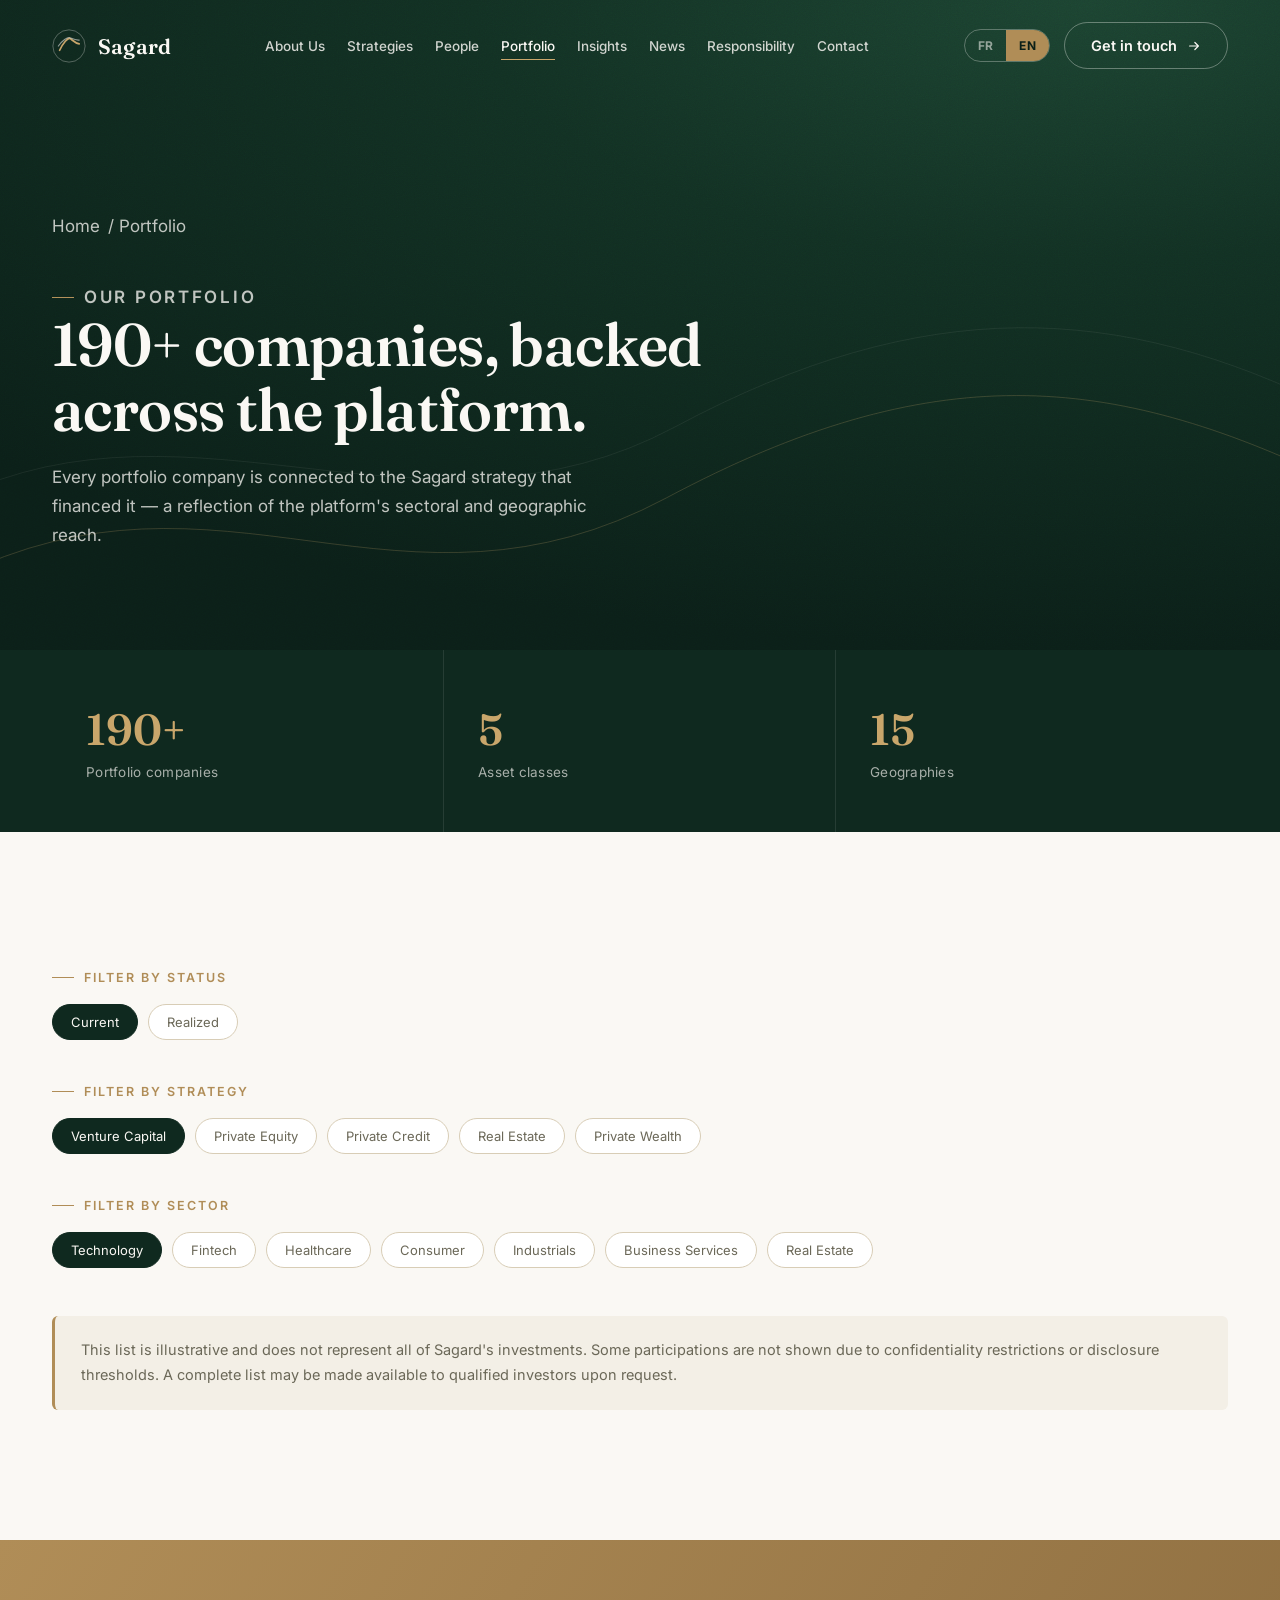
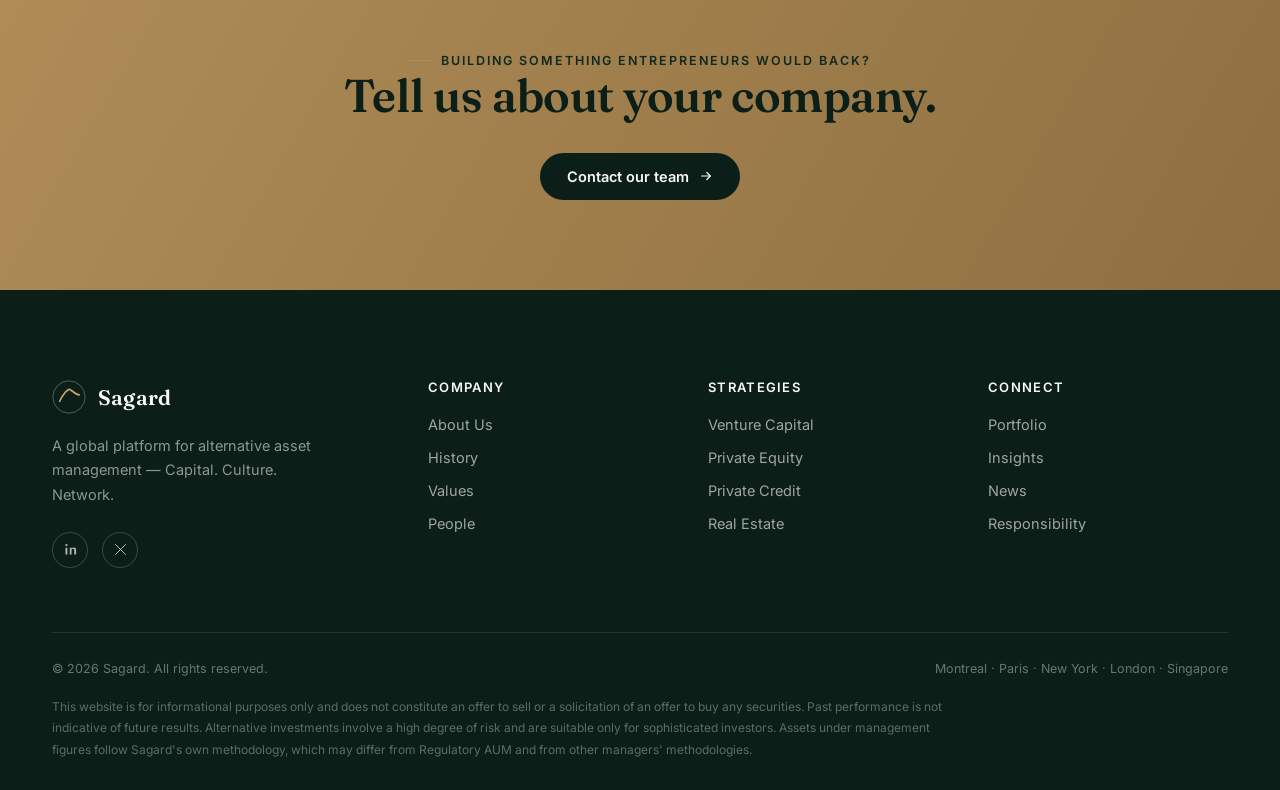
<file: portfolio.html>
<!doctype html>
<html lang="en">
<head>
<meta charset="UTF-8">
<meta name="viewport" content="width=device-width, initial-scale=1.0">
<title data-i18n="portfolio.meta.title">Portfolio — Sagard</title>
<meta name="description" data-i18n-content="portfolio.meta.desc" content="The companies Sagard has backed across the platform.">
<link rel="icon" href="data:image/svg+xml,%3Csvg xmlns='http://www.w3.org/2000/svg' viewBox='0 0 40 40'%3E%3Ccircle cx='20' cy='20' r='19' fill='%230f291f'/%3E%3Cpath d='M9 24c4-9 9-13 11-13s5 5 11 6' stroke='%23c9a66b' stroke-width='2' fill='none' stroke-linecap='round'/%3E%3C/svg%3E">
<link rel="preconnect" href="https://fonts.googleapis.com">
<link rel="preconnect" href="https://fonts.gstatic.com" crossorigin>
<link href="https://fonts.googleapis.com/css2?family=Fraunces:opsz,wght@9..144,500;9..144,600;9..144,650&family=Inter:wght@400;500;600;700&display=swap" rel="stylesheet">
<link rel="stylesheet" href="assets/css/style.css">
</head>
<body>

<!-- ============ HEADER ============ -->
<header class="site-header">
  <div class="container">
    <a href="index.html" class="logo">
      <svg viewBox="0 0 40 40" fill="none" xmlns="http://www.w3.org/2000/svg">
        <circle cx="20" cy="20" r="19" stroke="currentColor" stroke-opacity=".35"/>
        <path d="M9 25c4.5-9.5 9.5-14 11.5-14s5.5 5.5 11.5 6.5" stroke="#c9a66b" stroke-width="2" fill="none" stroke-linecap="round"/>
        <path d="M7.5 20c5-7 10.5-10 12.5-10s6 3.5 12 3" stroke="currentColor" stroke-opacity=".55" stroke-width="1.4" fill="none" stroke-linecap="round"/>
      </svg>
      <span class="logo-word">Sagard</span>
    </a>
    <nav class="main-nav" id="mainNav">
      <a href="about.html" data-i18n="nav.about">About Us</a>
      <a href="strategies.html" data-i18n="nav.strategies">Strategies</a>
      <a href="people.html" data-i18n="nav.people">People</a>
      <a href="portfolio.html" class="active" data-i18n="nav.portfolio">Portfolio</a>
      <a href="insights.html" data-i18n="nav.insights">Insights</a>
      <a href="news.html" data-i18n="nav.news">News</a>
      <a href="responsibility.html" data-i18n="nav.responsibility">Responsibility</a>
      <a href="contact.html" data-i18n="nav.contact">Contact</a>
    </nav>
    <div class="header-actions">
      <div class="lang-switch" role="group" aria-label="Language / Langue">
        <button type="button" class="lang-btn" data-lang-btn="fr">FR</button>
        <button type="button" class="lang-btn" data-lang-btn="en">EN</button>
      </div>
      <a href="contact.html" class="btn btn-outline-light">
        <span data-i18n="nav.getintouch">Get in touch</span>
        <svg viewBox="0 0 16 16" fill="none"><path d="M3 8h10M9 4l4 4-4 4" stroke="currentColor" stroke-width="1.4" stroke-linecap="round" stroke-linejoin="round"/></svg>
      </a>
      <button class="nav-toggle" id="navToggle" aria-label="Open menu" aria-expanded="false">
        <span></span><span></span><span></span>
      </button>
    </div>
  </div>
  <div class="nav-scrim" id="navScrim"></div>
</header>

<!-- ============ PAGE HERO ============ -->
<section class="page-hero">
  <svg class="hero-lines" viewBox="0 0 1440 800" preserveAspectRatio="none" xmlns="http://www.w3.org/2000/svg">
    <path d="M-50 650 C 250 500, 450 720, 750 560 S 1250 420, 1500 540" stroke="#c9a66b" stroke-width="1" fill="none" opacity=".5"/>
    <path d="M-50 560 C 220 430, 480 630, 760 480 S 1260 340, 1500 460" stroke="#f3efe6" stroke-width="1" fill="none" opacity=".15"/>
  </svg>
  <div class="grain"></div>
  <div class="container">
    <p class="breadcrumb" data-reveal><a href="index.html" data-i18n="common.home">Home</a><span data-i18n="portfolio.crumb"> / Portfolio</span></p>
    <p class="eyebrow" data-reveal data-i18n="portfolio.hero.eyebrow">Our Portfolio</p>
    <h1 data-reveal data-i18n="portfolio.hero.title">190+ companies, backed across the platform.</h1>
    <p data-reveal data-i18n="portfolio.hero.sub">Every portfolio company is connected to the Sagard strategy that financed it.</p>
  </div>
</section>

<!-- ============ STATS ============ -->
<section class="stats-bar">
  <div class="container">
    <div class="stats-grid" style="grid-template-columns:repeat(3,1fr);">
      <div class="stat-item" data-reveal>
        <span class="stat-num"><span data-count="190" data-suffix="+">0</span></span>
        <span class="stat-label" data-i18n="portfolio.stat.companies">Portfolio companies</span>
      </div>
      <div class="stat-item" data-reveal>
        <span class="stat-num"><span data-count="5">0</span></span>
        <span class="stat-label" data-i18n="portfolio.stat.classes">Asset classes</span>
      </div>
      <div class="stat-item" data-reveal>
        <span class="stat-num"><span data-count="15">0</span></span>
        <span class="stat-label" data-i18n="portfolio.stat.geographies">Geographies</span>
      </div>
    </div>
  </div>
</section>

<!-- ============ FILTERS + SECTORS ============ -->
<section class="section">
  <div class="container">
    <p class="eyebrow" data-reveal style="margin-bottom:16px;" data-i18n="portfolio.filter.status">Filter by status</p>
    <div class="filter-row" data-reveal style="margin-bottom:36px;">
      <span class="filter-chip active" data-i18n="status.current">Current</span>
      <span class="filter-chip" data-i18n="status.realized">Realized</span>
    </div>
    <p class="eyebrow" data-reveal style="margin-bottom:16px;" data-i18n="portfolio.filter.strategy">Filter by strategy</p>
    <div class="filter-row" data-reveal style="margin-bottom:36px;">
      <span class="filter-chip active" data-i18n="footer.ventureCapital">Venture Capital</span>
      <span class="filter-chip" data-i18n="footer.privateEquity">Private Equity</span>
      <span class="filter-chip" data-i18n="footer.privateCredit">Private Credit</span>
      <span class="filter-chip" data-i18n="footer.realEstate">Real Estate</span>
      <span class="filter-chip" data-i18n="footer.privateWealth">Private Wealth</span>
    </div>
    <p class="eyebrow" data-reveal style="margin-bottom:16px;" data-i18n="portfolio.filter.sector">Filter by sector</p>
    <div class="filter-row" data-reveal>
      <span class="filter-chip active" data-i18n="sector.tech">Technology</span>
      <span class="filter-chip" data-i18n="sector.fintech">Fintech</span>
      <span class="filter-chip" data-i18n="sector.healthcare">Healthcare</span>
      <span class="filter-chip" data-i18n="sector.consumer">Consumer</span>
      <span class="filter-chip" data-i18n="sector.industrials">Industrials</span>
      <span class="filter-chip" data-i18n="sector.services">Business Services</span>
      <span class="filter-chip" data-i18n="sector.realestate">Real Estate</span>
    </div>

    <div class="callout" style="margin-top:48px;" data-reveal data-i18n="portfolio.callout">
      This page reflects a selection of Sagard's portfolio.
    </div>
  </div>
</section>

<!-- ============ CTA ============ -->
<section class="cta-band">
  <div class="container">
    <p class="eyebrow" data-reveal style="justify-content:center;color:var(--forest-900);" data-i18n="portfolio.cta.eyebrow">Building something entrepreneurs would back?</p>
    <h2 data-reveal data-i18n="portfolio.cta.title">Tell us about your company.</h2>
    <a href="contact.html" class="btn btn-primary" data-reveal>
      <span data-i18n="portfolio.cta.button">Contact our team</span>
      <svg viewBox="0 0 16 16" fill="none"><path d="M3 8h10M9 4l4 4-4 4" stroke="currentColor" stroke-width="1.4" stroke-linecap="round" stroke-linejoin="round"/></svg>
    </a>
  </div>
</section>

<!-- ============ FOOTER ============ -->
<footer class="site-footer">
  <div class="container">
    <div class="footer-top">
      <div class="footer-brand">
        <a href="index.html" class="logo">
          <svg viewBox="0 0 40 40" fill="none" xmlns="http://www.w3.org/2000/svg">
            <circle cx="20" cy="20" r="19" stroke="currentColor" stroke-opacity=".35"/>
            <path d="M9 25c4.5-9.5 9.5-14 11.5-14s5.5 5.5 11.5 6.5" stroke="#c9a66b" stroke-width="2" fill="none" stroke-linecap="round"/>
          </svg>
          <span class="logo-word">Sagard</span>
        </a>
        <p data-i18n="footer.tagline">A global platform for alternative asset management — Capital. Culture. Network.</p>
        <div class="social-row" style="margin-top:24px;">
          <a href="#" aria-label="LinkedIn"><svg viewBox="0 0 24 24" fill="none"><path d="M4 9h3v11H4zM5.5 3a1.8 1.8 0 110 3.6A1.8 1.8 0 015.5 3zM11 9h3v1.6c.6-1 1.7-1.8 3.3-1.8 3 0 3.7 1.8 3.7 4.7V20h-3v-5.9c0-1.4 0-3.2-2-3.2s-2.3 1.5-2.3 3.1V20h-3z" fill="currentColor"/></svg></a>
          <a href="#" aria-label="X"><svg viewBox="0 0 24 24" fill="none"><path d="M4 4l16 16M20 4L4 20" stroke="currentColor" stroke-width="1.6" stroke-linecap="round"/></svg></a>
        </div>
      </div>
      <div class="footer-col">
        <h4 data-i18n="footer.company">Company</h4>
        <ul>
          <li><a href="about.html" data-i18n="footer.aboutSagard">About Us</a></li>
          <li><a href="about.html#history" data-i18n="footer.history">History</a></li>
          <li><a href="about.html#values" data-i18n="footer.values">Values</a></li>
          <li><a href="people.html" data-i18n="footer.people">People</a></li>
        </ul>
      </div>
      <div class="footer-col">
        <h4 data-i18n="footer.strategiesHeading">Strategies</h4>
        <ul>
          <li><a href="strategies.html#venture-capital" data-i18n="footer.ventureCapital">Venture Capital</a></li>
          <li><a href="strategies.html#private-equity" data-i18n="footer.privateEquity">Private Equity</a></li>
          <li><a href="strategies.html#private-credit" data-i18n="footer.privateCredit">Private Credit</a></li>
          <li><a href="strategies.html#real-estate" data-i18n="footer.realEstate">Real Estate</a></li>
        </ul>
      </div>
      <div class="footer-col">
        <h4 data-i18n="footer.connect">Connect</h4>
        <ul>
          <li><a href="portfolio.html" data-i18n="footer.portfolio">Portfolio</a></li>
          <li><a href="insights.html" data-i18n="footer.insights">Insights</a></li>
          <li><a href="news.html" data-i18n="footer.news">News</a></li>
          <li><a href="responsibility.html" data-i18n="footer.responsibility">Responsibility</a></li>
        </ul>
      </div>
    </div>
    <div class="footer-bottom">
      <small>© <span data-year>2026</span> Sagard. <span data-i18n="footer.rights">All rights reserved.</span></small>
      <small data-i18n="footer.cities">Montreal · Paris · New York · London · Singapore</small>
    </div>
    <p class="footer-legal" data-i18n="footer.legal">This website is for informational purposes only.</p>
  </div>
</footer>

<script src="assets/js/i18n.js"></script>
<script src="assets/js/main.js"></script>
</body>
</html>
</file>
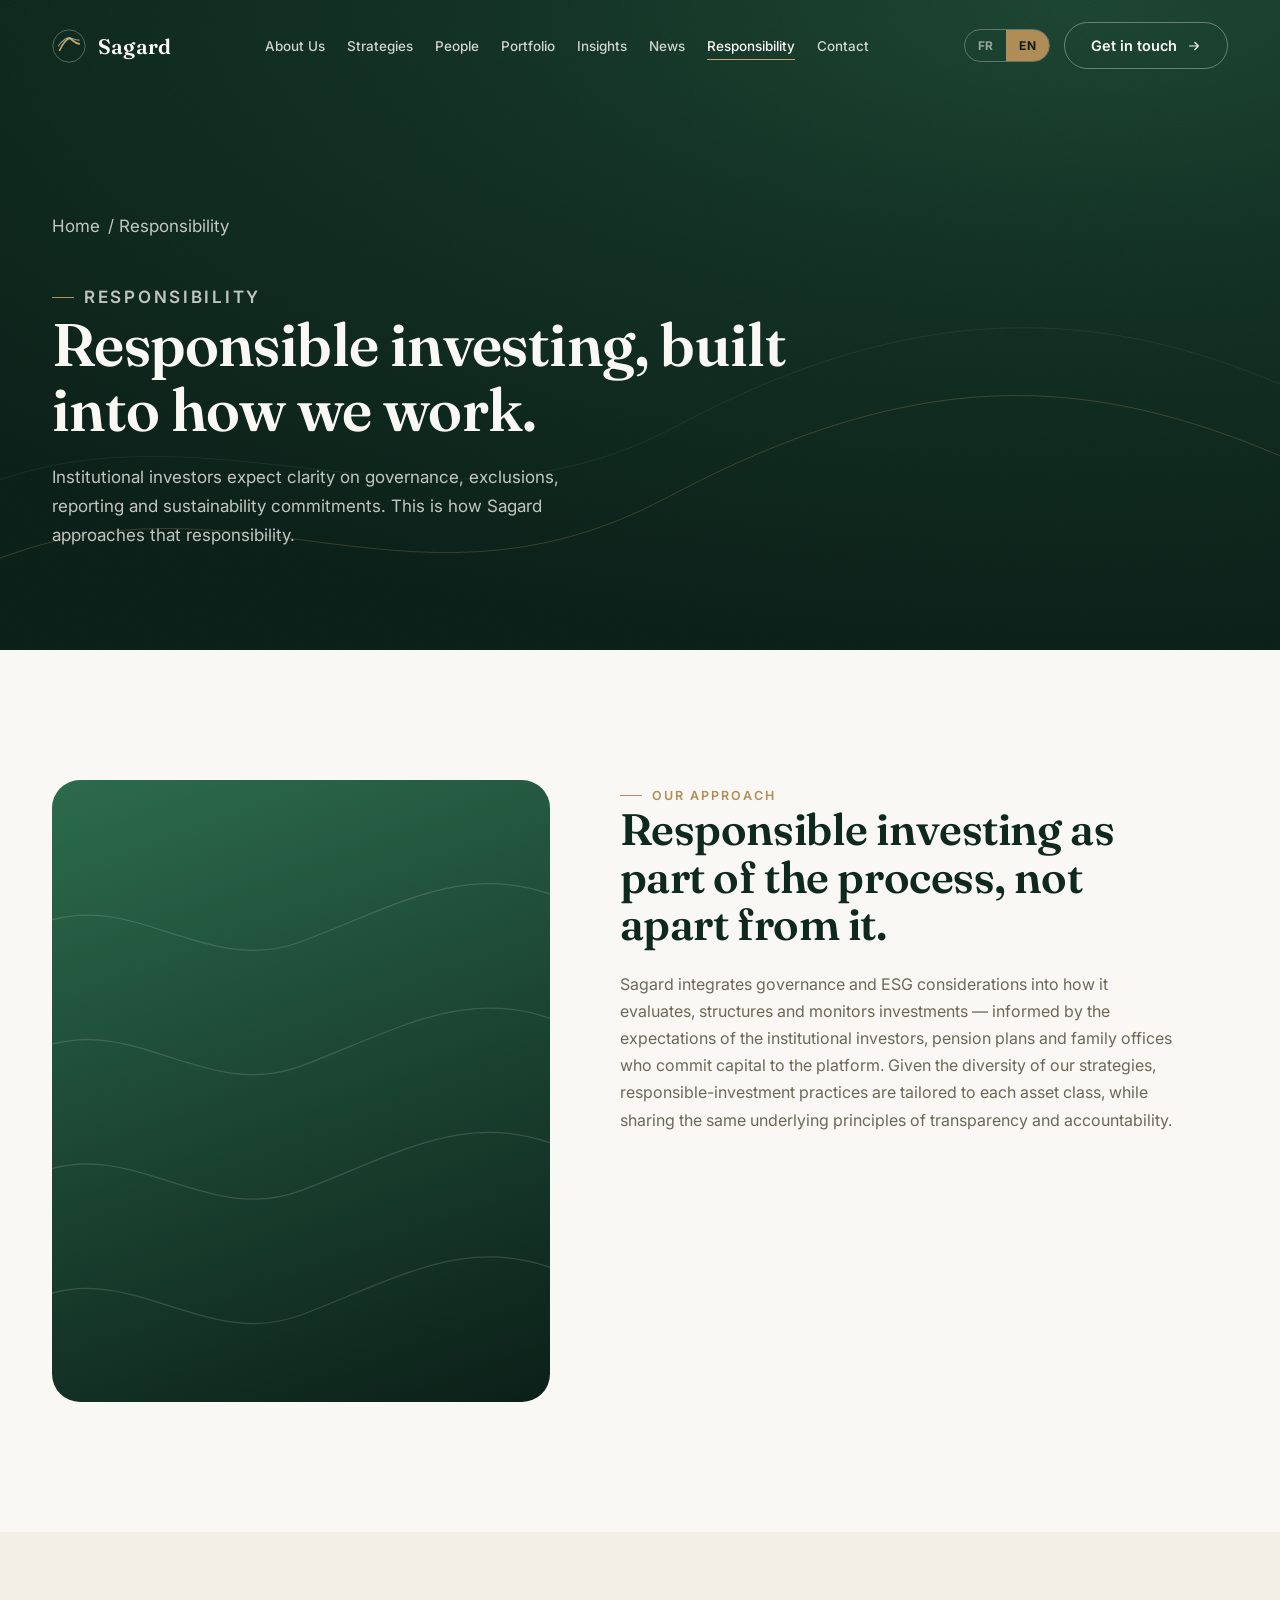
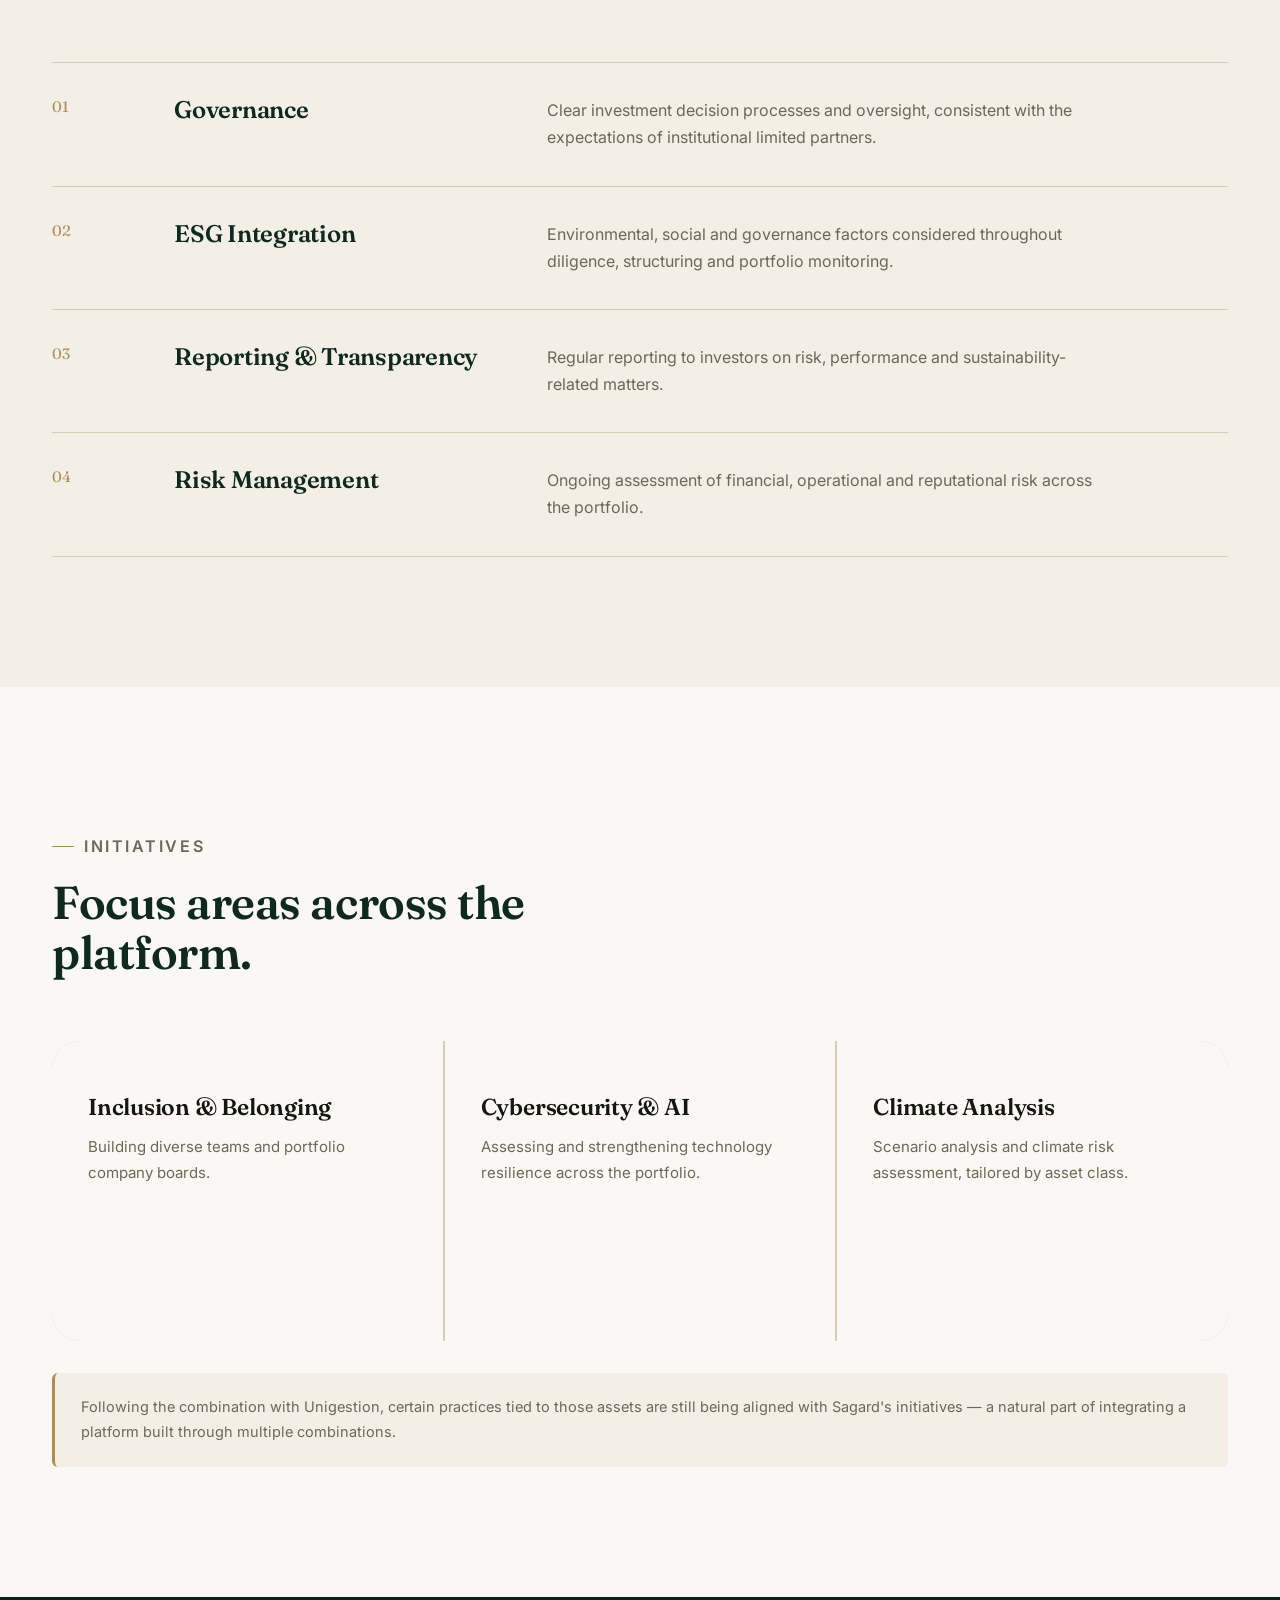
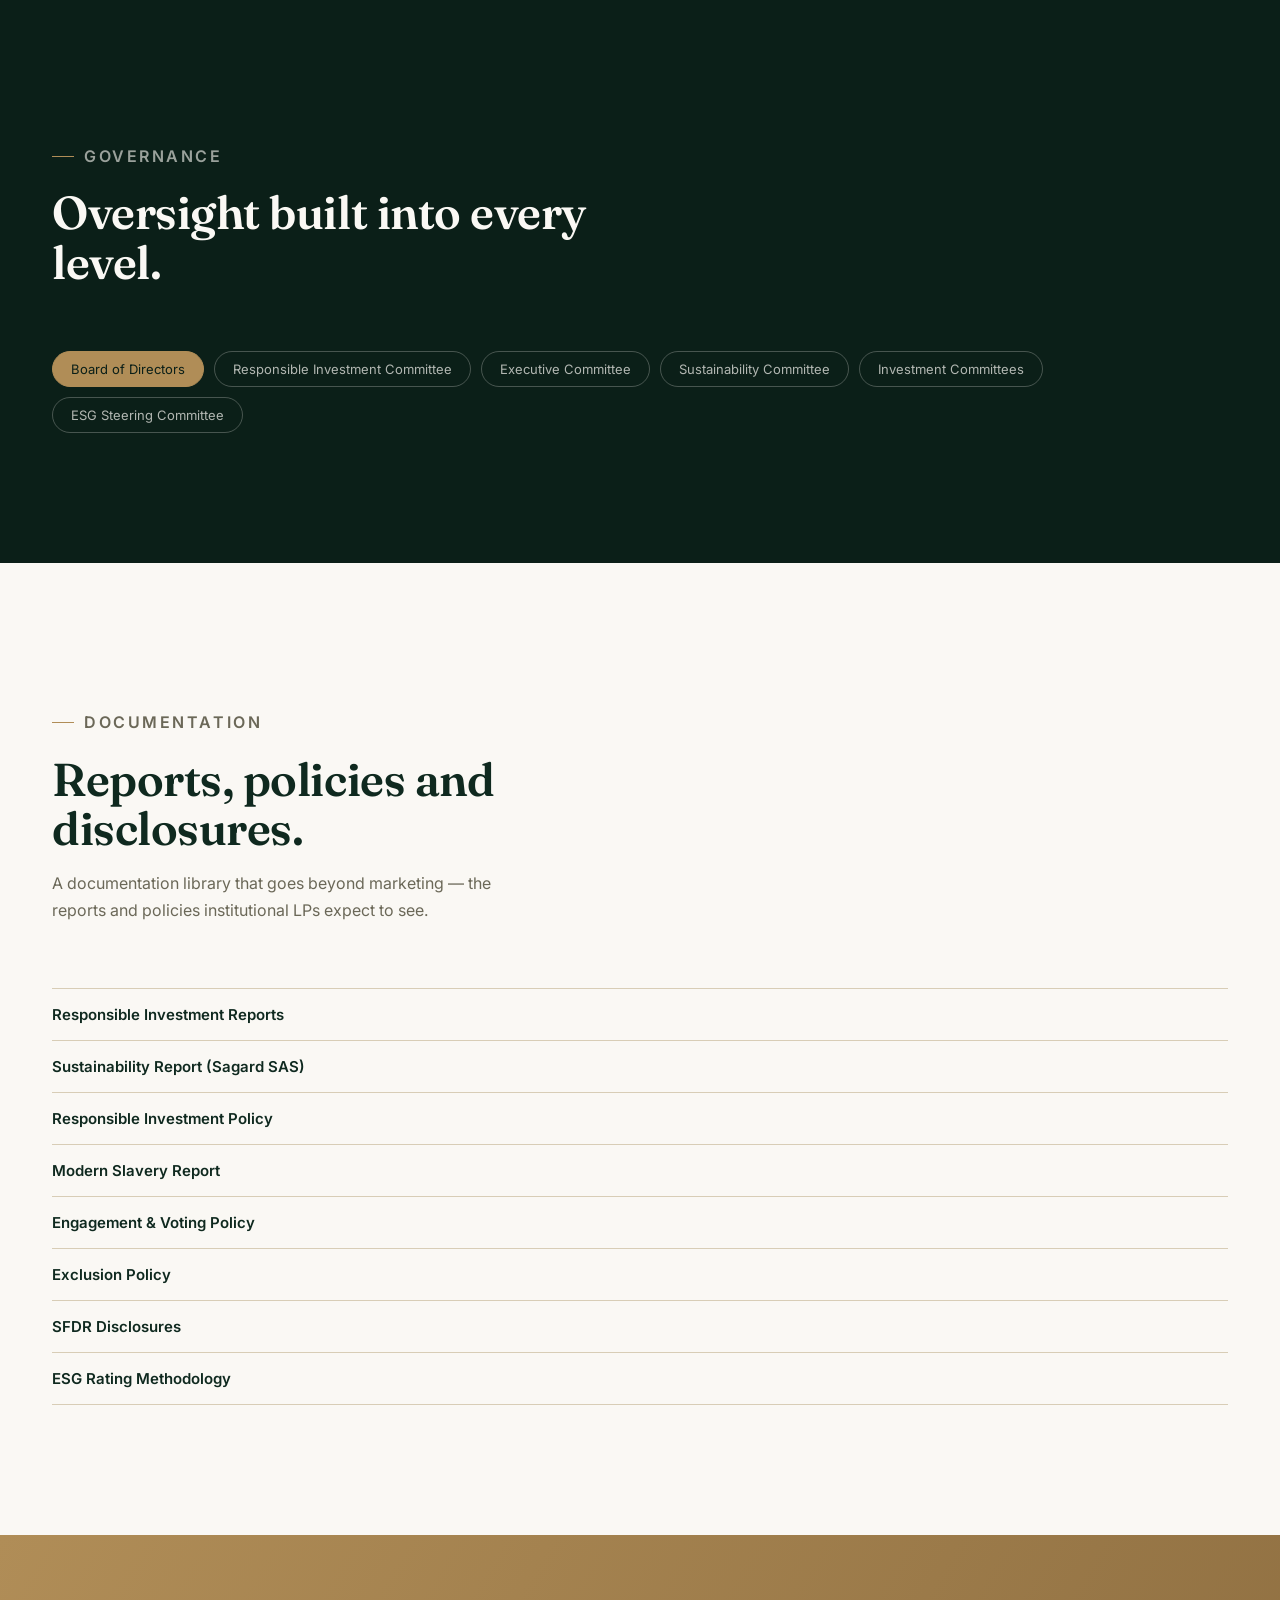
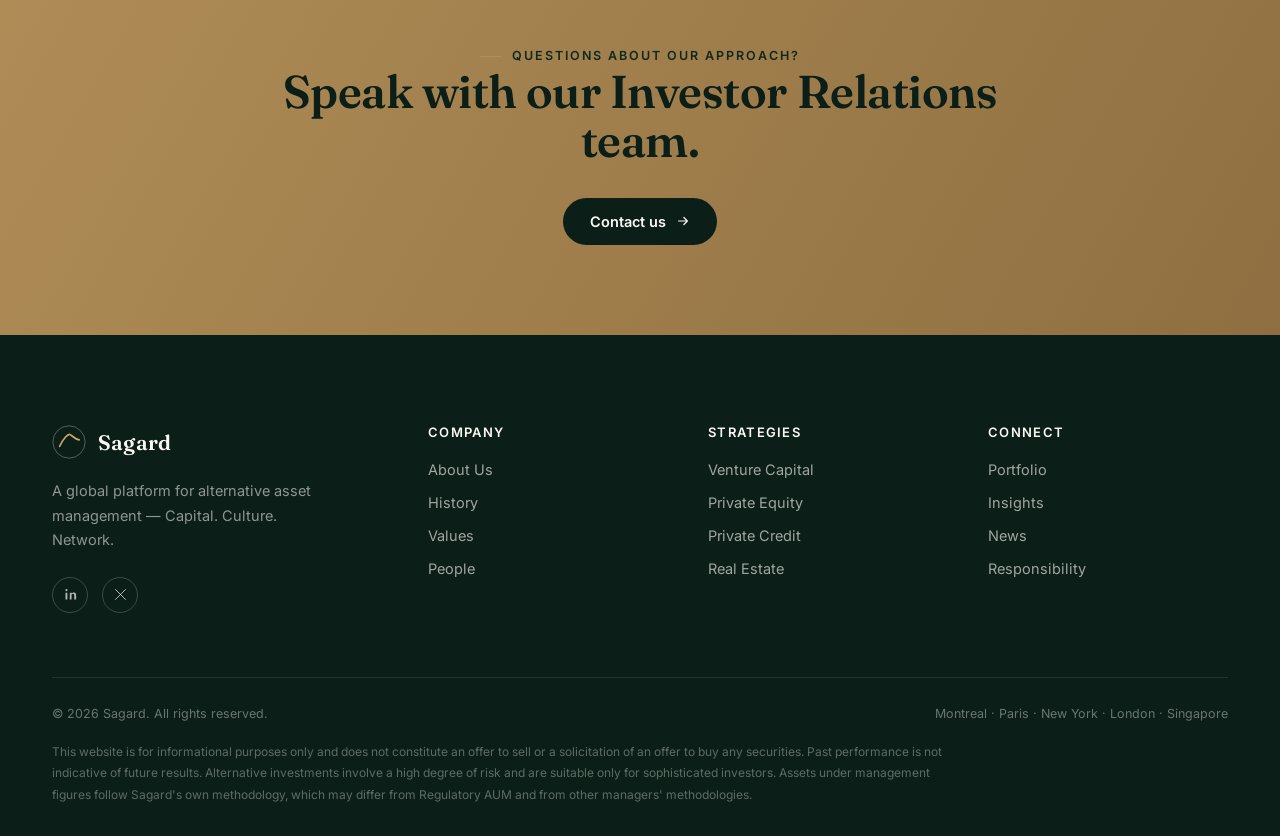
<file: responsibility.html>
<!doctype html>
<html lang="en">
<head>
<meta charset="UTF-8">
<meta name="viewport" content="width=device-width, initial-scale=1.0">
<title data-i18n="responsibility.meta.title">Responsibility — Sagard</title>
<meta name="description" data-i18n-content="responsibility.meta.desc" content="Sagard's approach to responsible investing.">
<link rel="icon" href="data:image/svg+xml,%3Csvg xmlns='http://www.w3.org/2000/svg' viewBox='0 0 40 40'%3E%3Ccircle cx='20' cy='20' r='19' fill='%230f291f'/%3E%3Cpath d='M9 24c4-9 9-13 11-13s5 5 11 6' stroke='%23c9a66b' stroke-width='2' fill='none' stroke-linecap='round'/%3E%3C/svg%3E">
<link rel="preconnect" href="https://fonts.googleapis.com">
<link rel="preconnect" href="https://fonts.gstatic.com" crossorigin>
<link href="https://fonts.googleapis.com/css2?family=Fraunces:opsz,wght@9..144,500;9..144,600;9..144,650&family=Inter:wght@400;500;600;700&display=swap" rel="stylesheet">
<link rel="stylesheet" href="assets/css/style.css">
</head>
<body>

<!-- ============ HEADER ============ -->
<header class="site-header">
  <div class="container">
    <a href="index.html" class="logo">
      <svg viewBox="0 0 40 40" fill="none" xmlns="http://www.w3.org/2000/svg">
        <circle cx="20" cy="20" r="19" stroke="currentColor" stroke-opacity=".35"/>
        <path d="M9 25c4.5-9.5 9.5-14 11.5-14s5.5 5.5 11.5 6.5" stroke="#c9a66b" stroke-width="2" fill="none" stroke-linecap="round"/>
        <path d="M7.5 20c5-7 10.5-10 12.5-10s6 3.5 12 3" stroke="currentColor" stroke-opacity=".55" stroke-width="1.4" fill="none" stroke-linecap="round"/>
      </svg>
      <span class="logo-word">Sagard</span>
    </a>
    <nav class="main-nav" id="mainNav">
      <a href="about.html" data-i18n="nav.about">About Us</a>
      <a href="strategies.html" data-i18n="nav.strategies">Strategies</a>
      <a href="people.html" data-i18n="nav.people">People</a>
      <a href="portfolio.html" data-i18n="nav.portfolio">Portfolio</a>
      <a href="insights.html" data-i18n="nav.insights">Insights</a>
      <a href="news.html" data-i18n="nav.news">News</a>
      <a href="responsibility.html" class="active" data-i18n="nav.responsibility">Responsibility</a>
      <a href="contact.html" data-i18n="nav.contact">Contact</a>
    </nav>
    <div class="header-actions">
      <div class="lang-switch" role="group" aria-label="Language / Langue">
        <button type="button" class="lang-btn" data-lang-btn="fr">FR</button>
        <button type="button" class="lang-btn" data-lang-btn="en">EN</button>
      </div>
      <a href="contact.html" class="btn btn-outline-light">
        <span data-i18n="nav.getintouch">Get in touch</span>
        <svg viewBox="0 0 16 16" fill="none"><path d="M3 8h10M9 4l4 4-4 4" stroke="currentColor" stroke-width="1.4" stroke-linecap="round" stroke-linejoin="round"/></svg>
      </a>
      <button class="nav-toggle" id="navToggle" aria-label="Open menu" aria-expanded="false">
        <span></span><span></span><span></span>
      </button>
    </div>
  </div>
  <div class="nav-scrim" id="navScrim"></div>
</header>

<!-- ============ PAGE HERO ============ -->
<section class="page-hero">
  <svg class="hero-lines" viewBox="0 0 1440 800" preserveAspectRatio="none" xmlns="http://www.w3.org/2000/svg">
    <path d="M-50 650 C 250 500, 450 720, 750 560 S 1250 420, 1500 540" stroke="#c9a66b" stroke-width="1" fill="none" opacity=".5"/>
    <path d="M-50 560 C 220 430, 480 630, 760 480 S 1260 340, 1500 460" stroke="#f3efe6" stroke-width="1" fill="none" opacity=".15"/>
  </svg>
  <div class="grain"></div>
  <div class="container">
    <p class="breadcrumb" data-reveal><a href="index.html" data-i18n="common.home">Home</a><span data-i18n="responsibility.crumb"> / Responsibility</span></p>
    <p class="eyebrow" data-reveal data-i18n="responsibility.hero.eyebrow">Responsibility</p>
    <h1 data-reveal data-i18n="responsibility.hero.title">Responsible investing, built into how we work.</h1>
    <p data-reveal data-i18n="responsibility.hero.sub">Institutional investors expect clarity on governance, exclusions, reporting and sustainability commitments.</p>
  </div>
</section>

<!-- ============ INTRO ============ -->
<section class="section">
  <div class="container">
    <div class="split">
      <div class="split-media" data-reveal>
        <svg class="topo" viewBox="0 0 400 500" preserveAspectRatio="none" xmlns="http://www.w3.org/2000/svg">
          <path d="M-20 120c80-40 140 40 220 10s140-70 220-30" stroke="#faf8f4" fill="none"/>
          <path d="M-20 220c80-40 140 40 220 10s140-70 220-30" stroke="#faf8f4" fill="none"/>
          <path d="M-20 320c80-40 140 40 220 10s140-70 220-30" stroke="#faf8f4" fill="none"/>
          <path d="M-20 420c80-40 140 40 220 10s140-70 220-30" stroke="#faf8f4" fill="none"/>
        </svg>
      </div>
      <div>
        <p class="eyebrow" data-reveal data-i18n="responsibility.intro.eyebrow">Our approach</p>
        <h2 data-reveal style="font-size:clamp(28px,3.6vw,44px);color:var(--forest-900);max-width:560px;" data-i18n="responsibility.intro.title">Responsible investing as part of the process, not apart from it.</h2>
        <p data-reveal style="margin-top:22px;color:var(--ink-500);max-width:560px;" data-i18n="responsibility.intro.text">Sagard integrates governance and ESG considerations into how it evaluates, structures and monitors investments.</p>
      </div>
    </div>
  </div>
</section>

<!-- ============ PILLARS ============ -->
<section class="section section-stone">
  <div class="container">
    <div class="values-list">
      <div class="value-row" data-reveal>
        <span class="value-index">01</span><h3 data-i18n="responsibility.p1.title">Governance</h3>
        <p data-i18n="responsibility.p1.desc">Clear investment decision processes and oversight.</p>
      </div>
      <div class="value-row" data-reveal>
        <span class="value-index">02</span><h3 data-i18n="responsibility.p2.title">ESG Integration</h3>
        <p data-i18n="responsibility.p2.desc">Environmental, social and governance factors considered throughout diligence.</p>
      </div>
      <div class="value-row" data-reveal>
        <span class="value-index">03</span><h3 data-i18n="responsibility.p3.title">Reporting &amp; Transparency</h3>
        <p data-i18n="responsibility.p3.desc">Regular reporting to investors on risk, performance and sustainability.</p>
      </div>
      <div class="value-row" data-reveal>
        <span class="value-index">04</span><h3 data-i18n="responsibility.p4.title">Risk Management</h3>
        <p data-i18n="responsibility.p4.desc">Ongoing assessment of financial, operational and reputational risk.</p>
      </div>
    </div>
  </div>
</section>

<!-- ============ INITIATIVES ============ -->
<section class="section">
  <div class="container">
    <div class="section-head" data-reveal>
      <div>
        <p class="eyebrow" data-i18n="responsibility.init.eyebrow">Initiatives</p>
        <h2 data-i18n="responsibility.init.title">Focus areas across the platform.</h2>
      </div>
    </div>
    <div class="strategy-grid" data-reveal>
      <div class="strategy-card"><div><h3 data-i18n="init.inclusion.title">Inclusion &amp; Belonging</h3><p class="strategy-desc" data-i18n="init.inclusion.desc">Building diverse teams and portfolio company boards.</p></div></div>
      <div class="strategy-card"><div><h3 data-i18n="init.cyber.title">Cybersecurity &amp; AI</h3><p class="strategy-desc" data-i18n="init.cyber.desc">Assessing and strengthening technology resilience across the portfolio.</p></div></div>
      <div class="strategy-card"><div><h3 data-i18n="init.climate.title">Climate Analysis</h3><p class="strategy-desc" data-i18n="init.climate.desc">Scenario analysis and climate risk assessment, tailored by asset class.</p></div></div>
    </div>
    <div class="callout" style="margin-top:32px;" data-reveal data-i18n="responsibility.unigestion.note">
      Following the combination with Unigestion, certain practices tied to those assets are still being aligned with Sagard's initiatives.
    </div>
  </div>
</section>

<!-- ============ GOVERNANCE ============ -->
<section class="section section-dark">
  <div class="container">
    <div class="section-head" data-reveal>
      <div>
        <p class="eyebrow" data-i18n="responsibility.gov.eyebrow">Governance</p>
        <h2 data-i18n="responsibility.gov.title">Oversight built into every level.</h2>
      </div>
    </div>
    <div class="filter-row" data-reveal>
      <span class="filter-chip active" data-i18n="gov.board">Board of Directors</span>
      <span class="filter-chip" data-i18n="gov.ric">Responsible Investment Committee</span>
      <span class="filter-chip" data-i18n="gov.exec">Executive Committee</span>
      <span class="filter-chip" data-i18n="gov.sustainability">Sustainability Committee</span>
      <span class="filter-chip" data-i18n="gov.investment">Investment Committees</span>
      <span class="filter-chip" data-i18n="gov.esg">ESG Steering Committee</span>
    </div>
  </div>
</section>

<!-- ============ DOCUMENTATION ============ -->
<section class="section">
  <div class="container">
    <div class="section-head" data-reveal>
      <div>
        <p class="eyebrow" data-i18n="responsibility.docs.eyebrow">Documentation</p>
        <h2 data-i18n="responsibility.docs.title">Reports, policies and disclosures.</h2>
        <p data-i18n="responsibility.docs.intro">A documentation library that goes beyond marketing.</p>
      </div>
    </div>
    <div class="vehicle-list" data-reveal>
      <div class="vehicle-row"><span class="vehicle-name" data-i18n="doc.reports">Responsible Investment Reports</span></div>
      <div class="vehicle-row"><span class="vehicle-name" data-i18n="doc.sustainability">Sustainability Report (Sagard SAS)</span></div>
      <div class="vehicle-row"><span class="vehicle-name" data-i18n="doc.policy">Responsible Investment Policy</span></div>
      <div class="vehicle-row"><span class="vehicle-name" data-i18n="doc.slavery">Modern Slavery Report</span></div>
      <div class="vehicle-row"><span class="vehicle-name" data-i18n="doc.voting">Engagement &amp; Voting Policy</span></div>
      <div class="vehicle-row"><span class="vehicle-name" data-i18n="doc.exclusion">Exclusion Policy</span></div>
      <div class="vehicle-row"><span class="vehicle-name" data-i18n="doc.sfdr">SFDR Disclosures</span></div>
      <div class="vehicle-row"><span class="vehicle-name" data-i18n="doc.methodology">ESG Rating Methodology</span></div>
    </div>
  </div>
</section>

<!-- ============ CTA ============ -->
<section class="cta-band">
  <div class="container">
    <p class="eyebrow" data-reveal style="justify-content:center;color:var(--forest-900);" data-i18n="responsibility.cta.eyebrow">Questions about our approach?</p>
    <h2 data-reveal data-i18n="responsibility.cta.title">Speak with our Investor Relations team.</h2>
    <a href="contact.html" class="btn btn-primary" data-reveal>
      <span data-i18n="responsibility.cta.button">Contact us</span>
      <svg viewBox="0 0 16 16" fill="none"><path d="M3 8h10M9 4l4 4-4 4" stroke="currentColor" stroke-width="1.4" stroke-linecap="round" stroke-linejoin="round"/></svg>
    </a>
  </div>
</section>

<!-- ============ FOOTER ============ -->
<footer class="site-footer">
  <div class="container">
    <div class="footer-top">
      <div class="footer-brand">
        <a href="index.html" class="logo">
          <svg viewBox="0 0 40 40" fill="none" xmlns="http://www.w3.org/2000/svg">
            <circle cx="20" cy="20" r="19" stroke="currentColor" stroke-opacity=".35"/>
            <path d="M9 25c4.5-9.5 9.5-14 11.5-14s5.5 5.5 11.5 6.5" stroke="#c9a66b" stroke-width="2" fill="none" stroke-linecap="round"/>
          </svg>
          <span class="logo-word">Sagard</span>
        </a>
        <p data-i18n="footer.tagline">A global platform for alternative asset management — Capital. Culture. Network.</p>
        <div class="social-row" style="margin-top:24px;">
          <a href="#" aria-label="LinkedIn"><svg viewBox="0 0 24 24" fill="none"><path d="M4 9h3v11H4zM5.5 3a1.8 1.8 0 110 3.6A1.8 1.8 0 015.5 3zM11 9h3v1.6c.6-1 1.7-1.8 3.3-1.8 3 0 3.7 1.8 3.7 4.7V20h-3v-5.9c0-1.4 0-3.2-2-3.2s-2.3 1.5-2.3 3.1V20h-3z" fill="currentColor"/></svg></a>
          <a href="#" aria-label="X"><svg viewBox="0 0 24 24" fill="none"><path d="M4 4l16 16M20 4L4 20" stroke="currentColor" stroke-width="1.6" stroke-linecap="round"/></svg></a>
        </div>
      </div>
      <div class="footer-col">
        <h4 data-i18n="footer.company">Company</h4>
        <ul>
          <li><a href="about.html" data-i18n="footer.aboutSagard">About Us</a></li>
          <li><a href="about.html#history" data-i18n="footer.history">History</a></li>
          <li><a href="about.html#values" data-i18n="footer.values">Values</a></li>
          <li><a href="people.html" data-i18n="footer.people">People</a></li>
        </ul>
      </div>
      <div class="footer-col">
        <h4 data-i18n="footer.strategiesHeading">Strategies</h4>
        <ul>
          <li><a href="strategies.html#venture-capital" data-i18n="footer.ventureCapital">Venture Capital</a></li>
          <li><a href="strategies.html#private-equity" data-i18n="footer.privateEquity">Private Equity</a></li>
          <li><a href="strategies.html#private-credit" data-i18n="footer.privateCredit">Private Credit</a></li>
          <li><a href="strategies.html#real-estate" data-i18n="footer.realEstate">Real Estate</a></li>
        </ul>
      </div>
      <div class="footer-col">
        <h4 data-i18n="footer.connect">Connect</h4>
        <ul>
          <li><a href="portfolio.html" data-i18n="footer.portfolio">Portfolio</a></li>
          <li><a href="insights.html" data-i18n="footer.insights">Insights</a></li>
          <li><a href="news.html" data-i18n="footer.news">News</a></li>
          <li><a href="responsibility.html" data-i18n="footer.responsibility">Responsibility</a></li>
        </ul>
      </div>
    </div>
    <div class="footer-bottom">
      <small>© <span data-year>2026</span> Sagard. <span data-i18n="footer.rights">All rights reserved.</span></small>
      <small data-i18n="footer.cities">Montreal · Paris · New York · London · Singapore</small>
    </div>
    <p class="footer-legal" data-i18n="footer.legal">This website is for informational purposes only.</p>
  </div>
</footer>

<script src="assets/js/i18n.js"></script>
<script src="assets/js/main.js"></script>
</body>
</html>
</file>
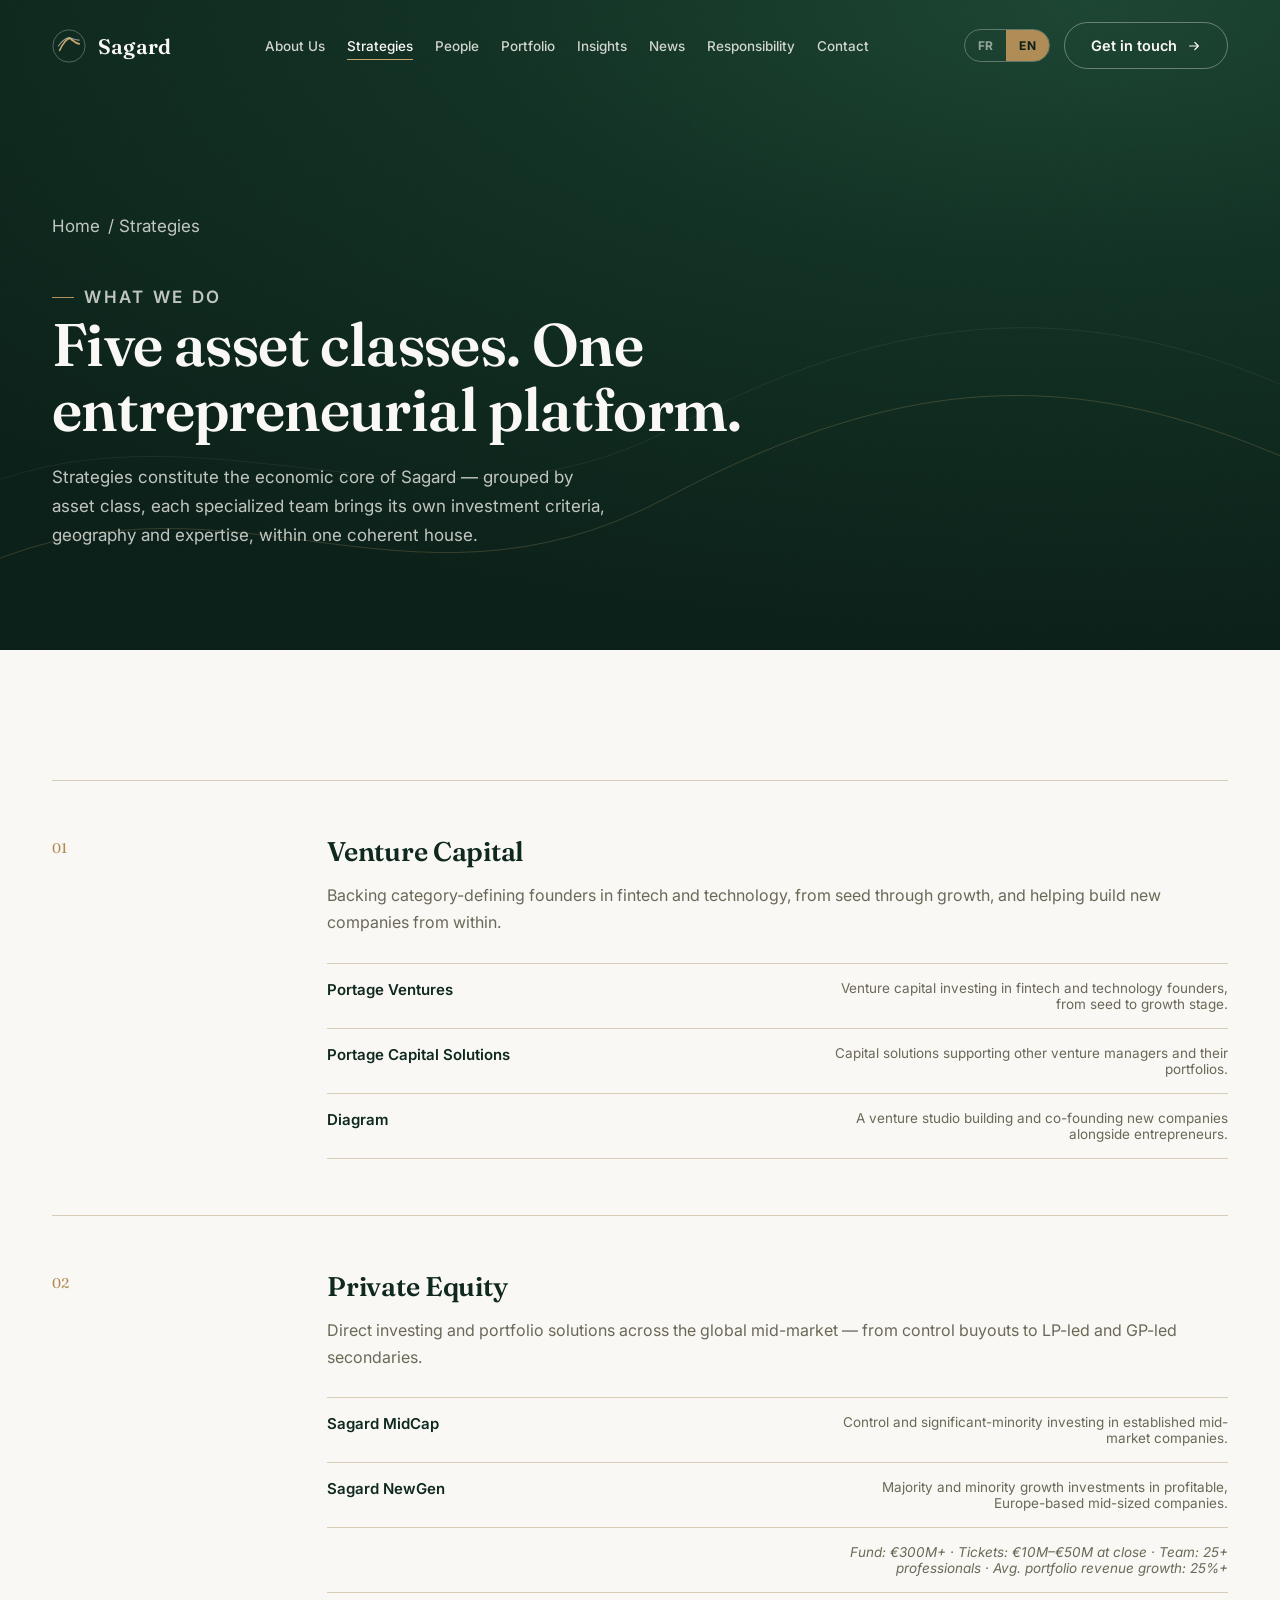
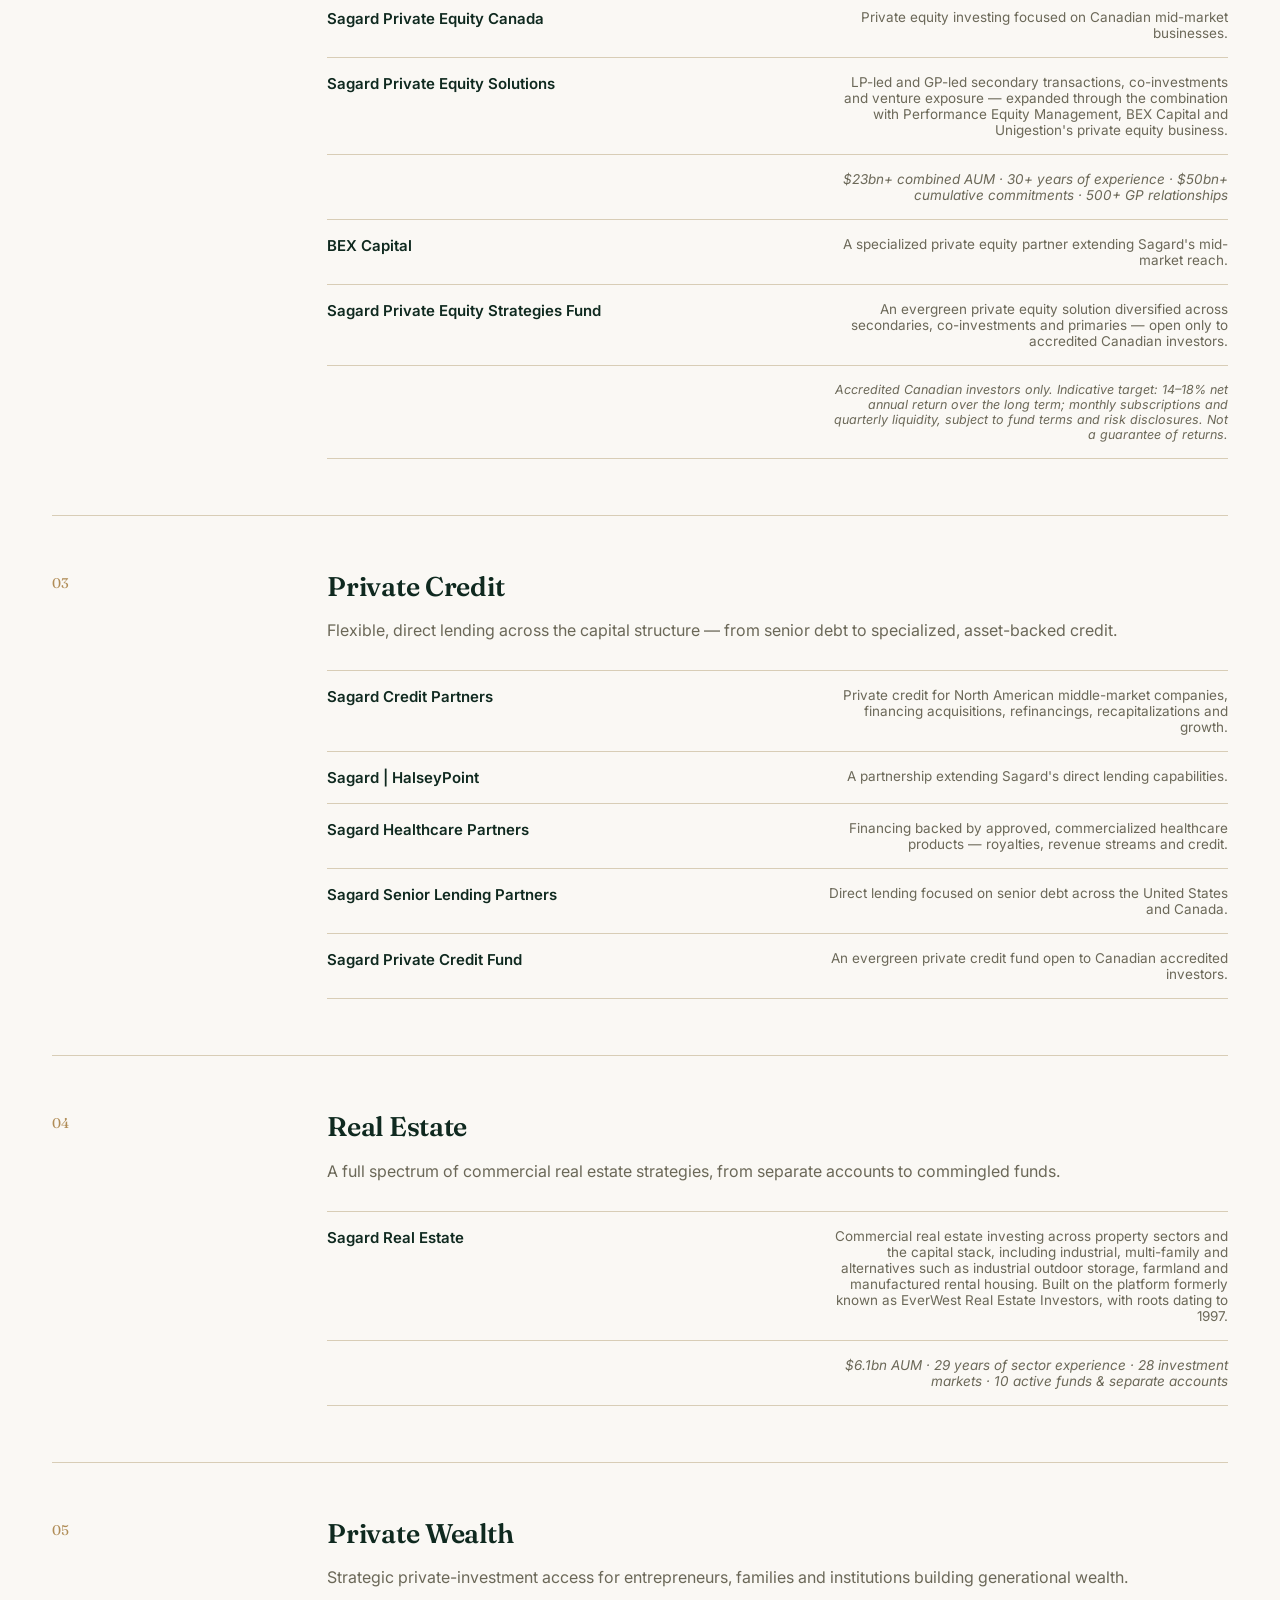
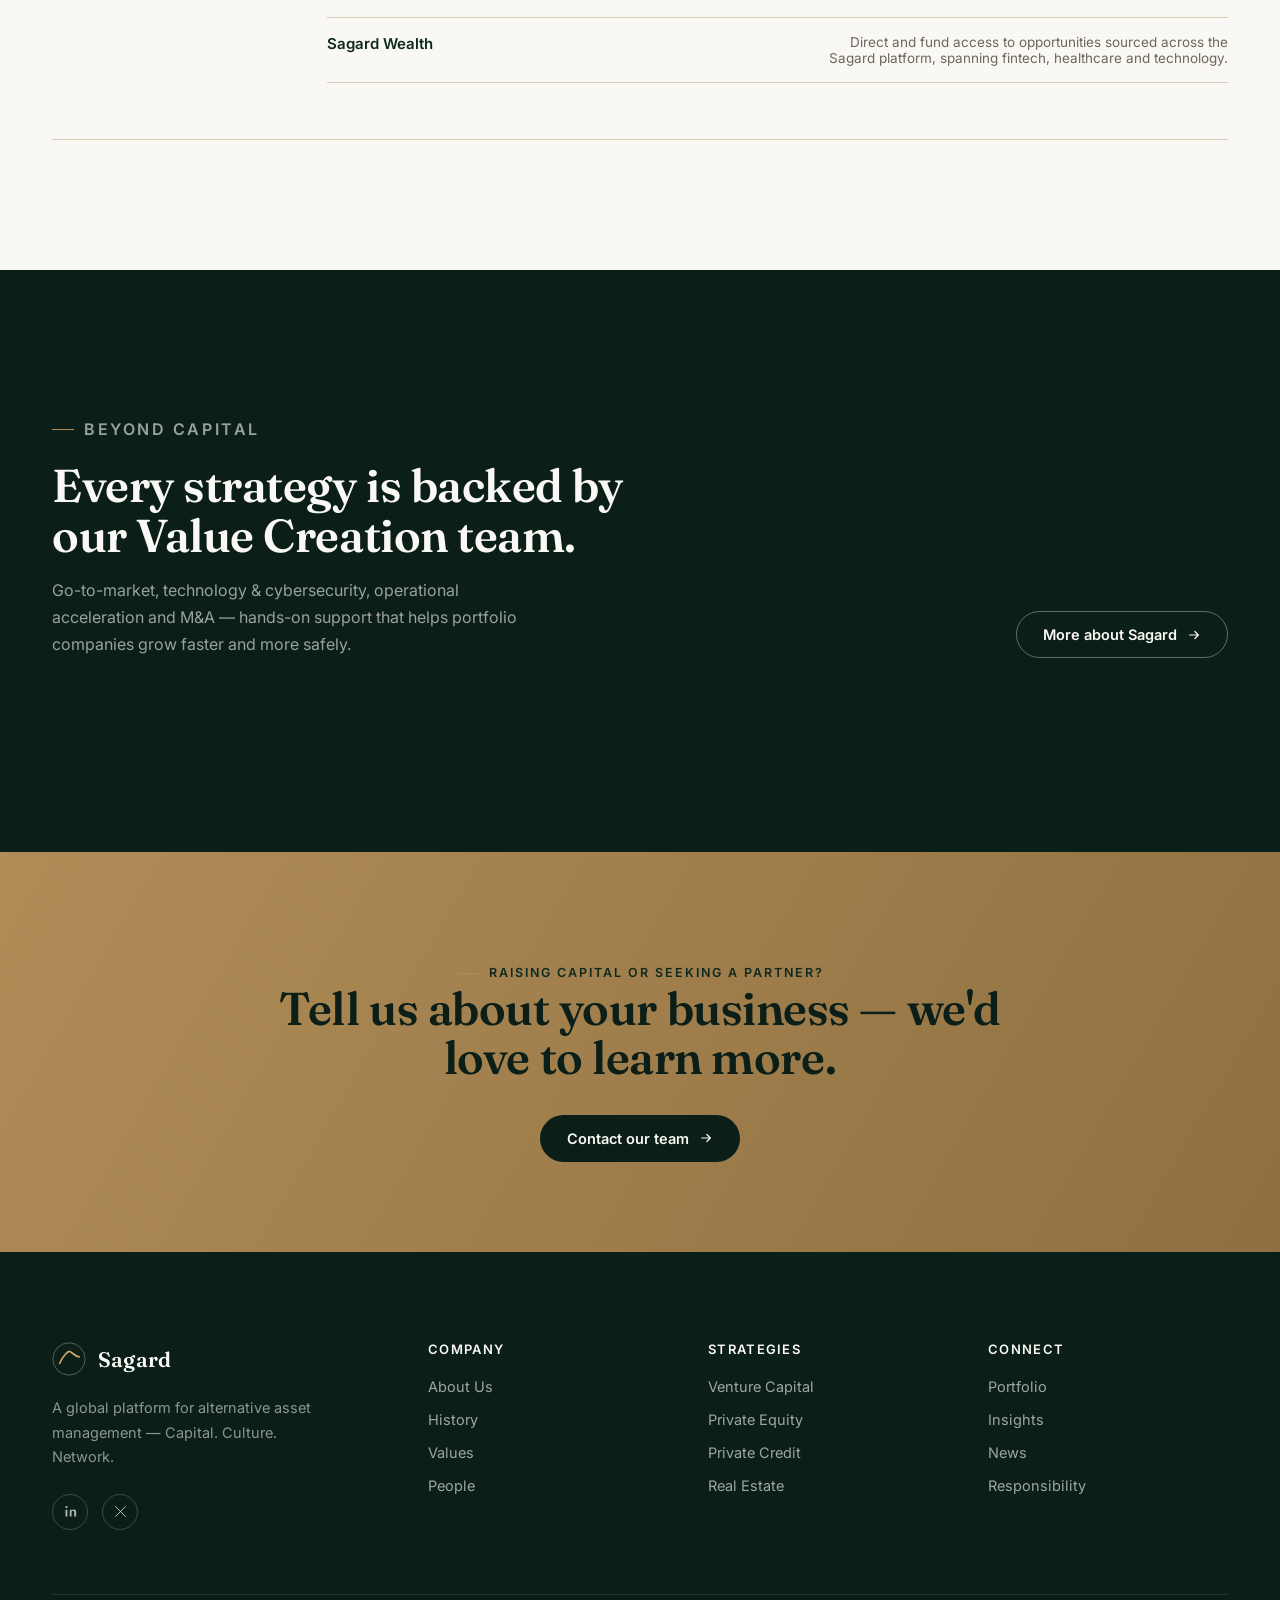
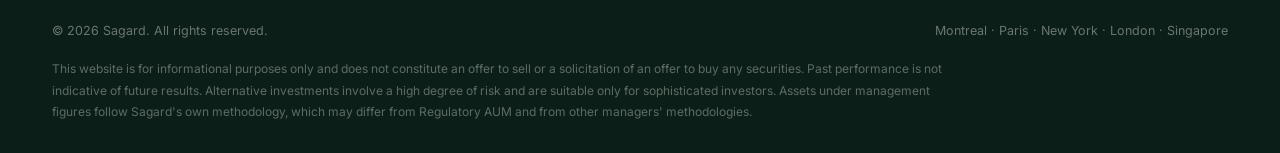
<file: strategies.html>
<!doctype html>
<html lang="en">
<head>
<meta charset="UTF-8">
<meta name="viewport" content="width=device-width, initial-scale=1.0">
<title data-i18n="strategies.meta.title">Strategies — Sagard</title>
<meta name="description" data-i18n-content="strategies.meta.desc" content="Explore Sagard's strategies across venture capital, private equity, private credit, real estate and private wealth.">
<link rel="icon" href="data:image/svg+xml,%3Csvg xmlns='http://www.w3.org/2000/svg' viewBox='0 0 40 40'%3E%3Ccircle cx='20' cy='20' r='19' fill='%230f291f'/%3E%3Cpath d='M9 24c4-9 9-13 11-13s5 5 11 6' stroke='%23c9a66b' stroke-width='2' fill='none' stroke-linecap='round'/%3E%3C/svg%3E">
<link rel="preconnect" href="https://fonts.googleapis.com">
<link rel="preconnect" href="https://fonts.gstatic.com" crossorigin>
<link href="https://fonts.googleapis.com/css2?family=Fraunces:opsz,wght@9..144,500;9..144,600;9..144,650&family=Inter:wght@400;500;600;700&display=swap" rel="stylesheet">
<link rel="stylesheet" href="assets/css/style.css">
</head>
<body>

<!-- ============ HEADER ============ -->
<header class="site-header">
  <div class="container">
    <a href="index.html" class="logo">
      <svg viewBox="0 0 40 40" fill="none" xmlns="http://www.w3.org/2000/svg">
        <circle cx="20" cy="20" r="19" stroke="currentColor" stroke-opacity=".35"/>
        <path d="M9 25c4.5-9.5 9.5-14 11.5-14s5.5 5.5 11.5 6.5" stroke="#c9a66b" stroke-width="2" fill="none" stroke-linecap="round"/>
        <path d="M7.5 20c5-7 10.5-10 12.5-10s6 3.5 12 3" stroke="currentColor" stroke-opacity=".55" stroke-width="1.4" fill="none" stroke-linecap="round"/>
      </svg>
      <span class="logo-word">Sagard</span>
    </a>
    <nav class="main-nav" id="mainNav">
      <a href="about.html" data-i18n="nav.about">About Us</a>
      <a href="strategies.html" class="active" data-i18n="nav.strategies">Strategies</a>
      <a href="people.html" data-i18n="nav.people">People</a>
      <a href="portfolio.html" data-i18n="nav.portfolio">Portfolio</a>
      <a href="insights.html" data-i18n="nav.insights">Insights</a>
      <a href="news.html" data-i18n="nav.news">News</a>
      <a href="responsibility.html" data-i18n="nav.responsibility">Responsibility</a>
      <a href="contact.html" data-i18n="nav.contact">Contact</a>
    </nav>
    <div class="header-actions">
      <div class="lang-switch" role="group" aria-label="Language / Langue">
        <button type="button" class="lang-btn" data-lang-btn="fr">FR</button>
        <button type="button" class="lang-btn" data-lang-btn="en">EN</button>
      </div>
      <a href="contact.html" class="btn btn-outline-light">
        <span data-i18n="nav.getintouch">Get in touch</span>
        <svg viewBox="0 0 16 16" fill="none"><path d="M3 8h10M9 4l4 4-4 4" stroke="currentColor" stroke-width="1.4" stroke-linecap="round" stroke-linejoin="round"/></svg>
      </a>
      <button class="nav-toggle" id="navToggle" aria-label="Open menu" aria-expanded="false">
        <span></span><span></span><span></span>
      </button>
    </div>
  </div>
  <div class="nav-scrim" id="navScrim"></div>
</header>

<!-- ============ PAGE HERO ============ -->
<section class="page-hero">
  <svg class="hero-lines" viewBox="0 0 1440 800" preserveAspectRatio="none" xmlns="http://www.w3.org/2000/svg">
    <path d="M-50 650 C 250 500, 450 720, 750 560 S 1250 420, 1500 540" stroke="#c9a66b" stroke-width="1" fill="none" opacity=".5"/>
    <path d="M-50 560 C 220 430, 480 630, 760 480 S 1260 340, 1500 460" stroke="#f3efe6" stroke-width="1" fill="none" opacity=".15"/>
  </svg>
  <div class="grain"></div>
  <div class="container">
    <p class="breadcrumb" data-reveal><a href="index.html" data-i18n="common.home">Home</a><span data-i18n="strategies.crumb"> / Strategies</span></p>
    <p class="eyebrow" data-reveal data-i18n="strategies.hero.eyebrow">What we do</p>
    <h1 data-reveal data-i18n="strategies.hero.title">Five asset classes. One entrepreneurial platform.</h1>
    <p data-reveal data-i18n="strategies.hero.sub">Strategies constitute the economic core of Sagard.</p>
  </div>
</section>

<!-- ============ ASSET CLASSES ============ -->
<section class="section">
  <div class="container">

    <div class="strategy-detail" id="venture-capital" data-reveal>
      <div><span class="strategy-num" data-i18n="asset.vc.num">01</span></div>
      <div>
        <h3 data-i18n="asset.vc.title">Venture Capital</h3>
        <p style="margin-top:16px;color:var(--ink-500);" data-i18n="asset.vc.intro">Backing category-defining founders in fintech and technology.</p>
        <div class="vehicle-list">
          <div class="vehicle-row"><span class="vehicle-name" data-i18n="vehicle.portage.name">Portage Ventures</span><span class="vehicle-desc" data-i18n="vehicle.portage.desc">Venture capital investing in fintech and technology founders, from seed to growth stage.</span></div>
          <div class="vehicle-row"><span class="vehicle-name" data-i18n="vehicle.portagecs.name">Portage Capital Solutions</span><span class="vehicle-desc" data-i18n="vehicle.portagecs.desc">Capital solutions supporting other venture managers and their portfolios.</span></div>
          <div class="vehicle-row"><span class="vehicle-name" data-i18n="vehicle.diagram.name">Diagram</span><span class="vehicle-desc" data-i18n="vehicle.diagram.desc">A venture studio building and co-founding new companies alongside entrepreneurs.</span></div>
        </div>
      </div>
    </div>

    <div class="strategy-detail" id="private-equity" data-reveal>
      <div><span class="strategy-num" data-i18n="asset.pe.num">02</span></div>
      <div>
        <h3 data-i18n="asset.pe.title">Private Equity</h3>
        <p style="margin-top:16px;color:var(--ink-500);" data-i18n="asset.pe.intro">Direct investing and portfolio solutions across the global mid-market.</p>
        <div class="vehicle-list">
          <div class="vehicle-row"><span class="vehicle-name" data-i18n="vehicle.midcap.name">Sagard MidCap</span><span class="vehicle-desc" data-i18n="vehicle.midcap.desc">Control and significant-minority investing in established mid-market companies.</span></div>
          <div class="vehicle-row"><span class="vehicle-name" data-i18n="vehicle.newgen.name">Sagard NewGen</span><span class="vehicle-desc" data-i18n="vehicle.newgen.desc">Majority and minority growth investments in profitable, Europe-based mid-sized companies.</span></div>
          <div class="vehicle-row"><span class="vehicle-name"></span><span class="vehicle-desc" data-i18n="vehicle.newgen.stats" style="font-style:italic;">Fund: €300M+ · Tickets: €10M–€50M · Team: 25+ professionals</span></div>
          <div class="vehicle-row"><span class="vehicle-name" data-i18n="vehicle.pecanada.name">Sagard Private Equity Canada</span><span class="vehicle-desc" data-i18n="vehicle.pecanada.desc">Private equity investing focused on Canadian mid-market businesses.</span></div>
          <div class="vehicle-row"><span class="vehicle-name" data-i18n="vehicle.pesolutions.name">Sagard Private Equity Solutions</span><span class="vehicle-desc" data-i18n="vehicle.pesolutions.desc">LP-led and GP-led secondary transactions and direct co-investments, expanded through the combination with Unigestion.</span></div>
          <div class="vehicle-row"><span class="vehicle-name"></span><span class="vehicle-desc" data-i18n="vehicle.pesolutions.stats" style="font-style:italic;">$23bn+ combined AUM · 30+ years of experience · $50bn+ cumulative commitments · 500+ GP relationships</span></div>
          <div class="vehicle-row"><span class="vehicle-name" data-i18n="vehicle.bex.name">BEX Capital</span><span class="vehicle-desc" data-i18n="vehicle.bex.desc">A specialized private equity partner extending Sagard's mid-market reach.</span></div>
          <div class="vehicle-row"><span class="vehicle-name" data-i18n="vehicle.spesf.name">Sagard Private Equity Strategies Fund</span><span class="vehicle-desc" data-i18n="vehicle.spesf.desc">An evergreen private equity solution for accredited Canadian investors.</span></div>
          <div class="vehicle-row"><span class="vehicle-name"></span><span class="vehicle-desc" data-i18n="vehicle.spesf.note" style="font-style:italic;font-size:12.5px;">Accredited Canadian investors only. Indicative target only — not a guarantee of returns.</span></div>
        </div>
      </div>
    </div>

    <div class="strategy-detail" id="private-credit" data-reveal>
      <div><span class="strategy-num" data-i18n="asset.credit.num">03</span></div>
      <div>
        <h3 data-i18n="asset.credit.title">Private Credit</h3>
        <p style="margin-top:16px;color:var(--ink-500);" data-i18n="asset.credit.intro">Flexible, direct lending across the capital structure.</p>
        <div class="vehicle-list">
          <div class="vehicle-row"><span class="vehicle-name" data-i18n="vehicle.creditpartners.name">Sagard Credit Partners</span><span class="vehicle-desc" data-i18n="vehicle.creditpartners.desc">Private credit for North American middle-market companies, financing acquisitions, refinancings, recapitalizations and growth.</span></div>
          <div class="vehicle-row"><span class="vehicle-name" data-i18n="vehicle.halseypoint.name">Sagard | HalseyPoint</span><span class="vehicle-desc" data-i18n="vehicle.halseypoint.desc">A partnership extending Sagard's direct lending capabilities.</span></div>
          <div class="vehicle-row"><span class="vehicle-name" data-i18n="vehicle.healthcare.name">Sagard Healthcare Partners</span><span class="vehicle-desc" data-i18n="vehicle.healthcare.desc">Financing backed by approved, commercialized healthcare products — royalties, revenue streams and credit.</span></div>
          <div class="vehicle-row"><span class="vehicle-name" data-i18n="vehicle.seniorlending.name">Sagard Senior Lending Partners</span><span class="vehicle-desc" data-i18n="vehicle.seniorlending.desc">Direct lending focused on senior debt across the United States and Canada.</span></div>
          <div class="vehicle-row"><span class="vehicle-name" data-i18n="vehicle.spcf.name">Sagard Private Credit Fund</span><span class="vehicle-desc" data-i18n="vehicle.spcf.desc">An evergreen private credit fund open to Canadian accredited investors.</span></div>
        </div>
      </div>
    </div>

    <div class="strategy-detail" id="real-estate" data-reveal>
      <div><span class="strategy-num" data-i18n="asset.re.num">04</span></div>
      <div>
        <h3 data-i18n="asset.re.title">Real Estate</h3>
        <p style="margin-top:16px;color:var(--ink-500);" data-i18n="asset.re.intro">A full spectrum of commercial real estate strategies.</p>
        <div class="vehicle-list">
          <div class="vehicle-row"><span class="vehicle-name" data-i18n="vehicle.realestate.name">Sagard Real Estate</span><span class="vehicle-desc" data-i18n="vehicle.realestate.desc">Commercial real estate investing across property sectors and the capital stack.</span></div>
          <div class="vehicle-row"><span class="vehicle-name"></span><span class="vehicle-desc" data-i18n="vehicle.realestate.stats" style="font-style:italic;">$6.1bn AUM · 29 years of sector experience · 28 investment markets · 10 active funds &amp; separate accounts</span></div>
        </div>
      </div>
    </div>

    <div class="strategy-detail" id="private-wealth" data-reveal>
      <div><span class="strategy-num" data-i18n="asset.wealth.num">05</span></div>
      <div>
        <h3 data-i18n="asset.wealth.title">Private Wealth</h3>
        <p style="margin-top:16px;color:var(--ink-500);" data-i18n="asset.wealth.intro">Strategic private-investment access for entrepreneurs, families and institutions.</p>
        <div class="vehicle-list">
          <div class="vehicle-row"><span class="vehicle-name" data-i18n="vehicle.wealth.name">Sagard Wealth</span><span class="vehicle-desc" data-i18n="vehicle.wealth.desc">Direct and fund access to opportunities sourced across the Sagard platform.</span></div>
        </div>
      </div>
    </div>

  </div>
</section>

<!-- ============ VALUE CREATION BAND ============ -->
<section class="section section-dark">
  <div class="container">
    <div class="section-head" data-reveal>
      <div>
        <p class="eyebrow" data-i18n="strategies.valuecreation.eyebrow">Beyond capital</p>
        <h2 data-i18n="strategies.valuecreation.title">Every strategy is backed by our Value Creation team.</h2>
        <p data-i18n="strategies.valuecreation.text">Go-to-market, technology &amp; cybersecurity, operational acceleration and M&amp;A.</p>
      </div>
      <a href="about.html" class="btn btn-outline-light">
        <span data-i18n="strategies.valuecreation.button">More about Sagard</span>
        <svg viewBox="0 0 16 16" fill="none"><path d="M3 8h10M9 4l4 4-4 4" stroke="currentColor" stroke-width="1.4" stroke-linecap="round" stroke-linejoin="round"/></svg>
      </a>
    </div>
  </div>
</section>

<!-- ============ CTA ============ -->
<section class="cta-band">
  <div class="container">
    <p class="eyebrow" data-reveal style="justify-content:center;color:var(--forest-900);" data-i18n="strategies.cta.eyebrow">Raising capital or seeking a partner?</p>
    <h2 data-reveal data-i18n="strategies.cta.title">Tell us about your business — we'd love to learn more.</h2>
    <a href="contact.html" class="btn btn-primary" data-reveal>
      <span data-i18n="strategies.cta.button">Contact our team</span>
      <svg viewBox="0 0 16 16" fill="none"><path d="M3 8h10M9 4l4 4-4 4" stroke="currentColor" stroke-width="1.4" stroke-linecap="round" stroke-linejoin="round"/></svg>
    </a>
  </div>
</section>

<!-- ============ FOOTER ============ -->
<footer class="site-footer">
  <div class="container">
    <div class="footer-top">
      <div class="footer-brand">
        <a href="index.html" class="logo">
          <svg viewBox="0 0 40 40" fill="none" xmlns="http://www.w3.org/2000/svg">
            <circle cx="20" cy="20" r="19" stroke="currentColor" stroke-opacity=".35"/>
            <path d="M9 25c4.5-9.5 9.5-14 11.5-14s5.5 5.5 11.5 6.5" stroke="#c9a66b" stroke-width="2" fill="none" stroke-linecap="round"/>
          </svg>
          <span class="logo-word">Sagard</span>
        </a>
        <p data-i18n="footer.tagline">A global platform for alternative asset management — Capital. Culture. Network.</p>
        <div class="social-row" style="margin-top:24px;">
          <a href="#" aria-label="LinkedIn"><svg viewBox="0 0 24 24" fill="none"><path d="M4 9h3v11H4zM5.5 3a1.8 1.8 0 110 3.6A1.8 1.8 0 015.5 3zM11 9h3v1.6c.6-1 1.7-1.8 3.3-1.8 3 0 3.7 1.8 3.7 4.7V20h-3v-5.9c0-1.4 0-3.2-2-3.2s-2.3 1.5-2.3 3.1V20h-3z" fill="currentColor"/></svg></a>
          <a href="#" aria-label="X"><svg viewBox="0 0 24 24" fill="none"><path d="M4 4l16 16M20 4L4 20" stroke="currentColor" stroke-width="1.6" stroke-linecap="round"/></svg></a>
        </div>
      </div>
      <div class="footer-col">
        <h4 data-i18n="footer.company">Company</h4>
        <ul>
          <li><a href="about.html" data-i18n="footer.aboutSagard">About Us</a></li>
          <li><a href="about.html#history" data-i18n="footer.history">History</a></li>
          <li><a href="about.html#values" data-i18n="footer.values">Values</a></li>
          <li><a href="people.html" data-i18n="footer.people">People</a></li>
        </ul>
      </div>
      <div class="footer-col">
        <h4 data-i18n="footer.strategiesHeading">Strategies</h4>
        <ul>
          <li><a href="strategies.html#venture-capital" data-i18n="footer.ventureCapital">Venture Capital</a></li>
          <li><a href="strategies.html#private-equity" data-i18n="footer.privateEquity">Private Equity</a></li>
          <li><a href="strategies.html#private-credit" data-i18n="footer.privateCredit">Private Credit</a></li>
          <li><a href="strategies.html#real-estate" data-i18n="footer.realEstate">Real Estate</a></li>
        </ul>
      </div>
      <div class="footer-col">
        <h4 data-i18n="footer.connect">Connect</h4>
        <ul>
          <li><a href="portfolio.html" data-i18n="footer.portfolio">Portfolio</a></li>
          <li><a href="insights.html" data-i18n="footer.insights">Insights</a></li>
          <li><a href="news.html" data-i18n="footer.news">News</a></li>
          <li><a href="responsibility.html" data-i18n="footer.responsibility">Responsibility</a></li>
        </ul>
      </div>
    </div>
    <div class="footer-bottom">
      <small>© <span data-year>2026</span> Sagard. <span data-i18n="footer.rights">All rights reserved.</span></small>
      <small data-i18n="footer.cities">Montreal · Paris · New York · London · Singapore</small>
    </div>
    <p class="footer-legal" data-i18n="footer.legal">This website is for informational purposes only.</p>
  </div>
</footer>

<script src="assets/js/i18n.js"></script>
<script src="assets/js/main.js"></script>
</body>
</html>
</file>
<file: assets/css/style.css>
/* =========================================================
   SAGARD — Design System
   A nature-rooted, patient-capital identity: forest greens,
   stone & sand neutrals, warm bronze accent, topographic
   line motifs echoing the brand's river-stone mark.
   ========================================================= */

:root{
  --forest-950:#0b1f18;
  --forest-900:#0f291f;
  --forest-800:#153a2b;
  --forest-700:#1e4e39;
  --forest-600:#2c6b4d;
  --forest-500:#3f8a63;

  --stone-050:#faf8f4;
  --stone-100:#f3efe6;
  --stone-200:#e9e2d3;
  --stone-300:#d8cdb6;

  --bronze-400:#c9a66b;
  --bronze-500:#b08d57;
  --bronze-600:#8f6f41;

  --ink-900:#161611;
  --ink-700:#3a382f;
  --ink-500:#6b6858;

  --white:#ffffff;

  --font-display:'Fraunces', Georgia, 'Times New Roman', serif;
  --font-body:'Inter', -apple-system, BlinkMacSystemFont, 'Segoe UI', Roboto, sans-serif;

  --container:1240px;
  --radius-sm:6px;
  --radius-md:14px;
  --radius-lg:28px;

  --ease:cubic-bezier(.22,.61,.36,1);
}

*,*::before,*::after{box-sizing:border-box;}
html{scroll-behavior:smooth;}
body{
  margin:0;
  font-family:var(--font-body);
  color:var(--ink-900);
  background:var(--stone-050);
  -webkit-font-smoothing:antialiased;
  overflow-x:hidden;
}
img{max-width:100%;display:block;}
a{color:inherit;text-decoration:none;}
ul{margin:0;padding:0;list-style:none;}
h1,h2,h3,h4{margin:0;font-family:var(--font-display);font-weight:600;line-height:1.08;letter-spacing:-.01em;}
p{margin:0;line-height:1.7;}
button{font-family:inherit;cursor:pointer;}
section{position:relative;}

.container{width:100%;max-width:var(--container);margin:0 auto;padding:0 32px;}
.eyebrow{
  display:inline-flex;align-items:center;gap:10px;
  font-size:12.5px;letter-spacing:.16em;text-transform:uppercase;
  font-weight:600;color:var(--bronze-500);
}
.eyebrow::before{content:"";width:22px;height:1px;background:var(--bronze-500);}

.tag-line{
  font-family:var(--font-body);font-size:12.5px;letter-spacing:.14em;text-transform:uppercase;
  color:var(--stone-300);font-weight:600;
}

/* ---------- Buttons ---------- */
.btn{
  display:inline-flex;align-items:center;gap:10px;
  padding:14px 26px;border-radius:999px;font-size:14.5px;font-weight:600;
  border:1px solid transparent;transition:all .35s var(--ease);
  white-space:nowrap;
}
.btn svg{width:14px;height:14px;transition:transform .35s var(--ease);}
.btn:hover svg{transform:translateX(4px);}
.btn-primary{background:var(--bronze-500);color:var(--forest-950);}
.btn-primary:hover{background:var(--bronze-400);}
.btn-outline-light{border-color:rgba(250,248,244,.35);color:var(--stone-050);}
.btn-outline-light:hover{background:rgba(250,248,244,.1);border-color:var(--stone-050);}
.btn-outline-dark{border-color:rgba(22,22,17,.25);color:var(--forest-900);}
.btn-outline-dark:hover{background:var(--forest-900);color:var(--stone-050);border-color:var(--forest-900);}
.btn-ghost{color:var(--forest-900);padding:14px 4px;}
.btn-ghost::after{content:"";}

/* ---------- Topographic / organic backdrop ---------- */
.topo{position:absolute;inset:0;pointer-events:none;opacity:.14;z-index:0;}
.grain{position:absolute;inset:0;pointer-events:none;mix-blend-mode:overlay;opacity:.5;z-index:1;
  background-image:url("data:image/svg+xml,%3Csvg xmlns='http://www.w3.org/2000/svg' width='120' height='120'%3E%3Cfilter id='n'%3E%3CfeTurbulence type='fractalNoise' baseFrequency='0.9' numOctaves='2' stitchTiles='stitch'/%3E%3C/filter%3E%3Crect width='100%25' height='100%25' filter='url(%23n)' opacity='0.35'/%3E%3C/svg%3E");
}

/* =========================================================
   HEADER
   ========================================================= */
.site-header{
  position:fixed;top:0;left:0;right:0;z-index:1000;
  padding:22px 0;transition:all .4s var(--ease);
  background:transparent;
}
.site-header.is-scrolled{
  padding:14px 0;background:rgba(11,31,24,.86);backdrop-filter:blur(14px) saturate(140%);
  box-shadow:0 1px 0 rgba(255,255,255,.06);
}
.site-header .container{display:flex;align-items:center;justify-content:space-between;gap:24px;}
.logo{display:flex;align-items:center;gap:12px;color:var(--stone-050);}
.logo svg{width:34px;height:34px;flex-shrink:0;}
.logo-word{font-family:var(--font-display);font-size:21px;font-weight:600;letter-spacing:.01em;}

.main-nav{display:flex;align-items:center;gap:22px;}
.main-nav a{
  font-size:13.5px;font-weight:500;color:rgba(250,248,244,.82);
  padding:6px 0;position:relative;white-space:nowrap;
}
.main-nav a::after{
  content:"";position:absolute;left:0;bottom:0;width:0;height:1px;background:var(--bronze-400);
  transition:width .35s var(--ease);
}
.main-nav a:hover{color:var(--stone-050);}
.main-nav a:hover::after,.main-nav a.active::after{width:100%;}
.main-nav a.active{color:var(--stone-050);}

.header-actions{display:flex;align-items:center;gap:14px;position:relative;z-index:1200;}
.lang-switch{display:flex;align-items:center;border:1px solid rgba(250,248,244,.3);border-radius:999px;overflow:hidden;flex-shrink:0;}
.lang-btn{padding:8px 13px;font-size:12px;font-weight:700;letter-spacing:.03em;color:rgba(250,248,244,.55);background:transparent;border:none;transition:all .25s var(--ease);}
.lang-btn.active{background:var(--bronze-500);color:var(--forest-950);}
.lang-btn:hover:not(.active){color:var(--stone-050);}
.nav-toggle{
  display:none;width:42px;height:42px;border-radius:50%;border:1px solid rgba(250,248,244,.3);
  background:transparent;align-items:center;justify-content:center;flex-direction:column;gap:5px;
}
.nav-toggle span{width:18px;height:1.5px;background:var(--stone-050);transition:all .3s var(--ease);}
.nav-toggle.open span:nth-child(1){transform:translateY(6.5px) rotate(45deg);}
.nav-toggle.open span:nth-child(2){opacity:0;}
.nav-toggle.open span:nth-child(3){transform:translateY(-6.5px) rotate(-45deg);}

@media (max-width:1160px){
  .main-nav{
    position:fixed;inset:0 0 0 auto;width:min(340px,86vw);height:100vh;
    background:var(--forest-950);flex-direction:column;align-items:flex-start;
    padding:110px 34px 40px;gap:22px;transform:translateX(100%);transition:transform .45s var(--ease);
    box-shadow:-30px 0 60px rgba(0,0,0,.3);z-index:1100;overflow-y:auto;
  }
  .main-nav.open{transform:translateX(0);}
  .main-nav a{font-size:19px;white-space:normal;}
  .nav-toggle{display:flex;}
  .header-actions .btn-outline-light{display:none;}
  .lang-btn{padding:7px 10px;font-size:11px;}
  .nav-scrim{
    display:block;position:fixed;inset:0;background:rgba(11,31,24,.45);z-index:1050;
    opacity:0;pointer-events:none;transition:opacity .4s var(--ease);
  }
  .nav-scrim.open{opacity:1;pointer-events:auto;}
}
.nav-scrim{display:none;}

/* =========================================================
   HERO
   ========================================================= */
.hero{
  min-height:100vh;display:flex;align-items:flex-end;
  background:radial-gradient(120% 100% at 15% 0%,#1c4331 0%,#123023 42%,#0b1f18 100%);
  color:var(--stone-050);padding:170px 0 90px;overflow:hidden;
}
.hero-lines{position:absolute;inset:0;z-index:0;opacity:.5;}
.hero .container{position:relative;z-index:2;}
.hero-grid{display:grid;grid-template-columns:1.3fr .7fr;gap:60px;align-items:end;}
.hero h1{font-size:clamp(38px,5.4vw,74px);color:var(--stone-050);}
.hero h1 em{font-style:italic;color:var(--bronze-400);}
.hero-sub{margin-top:26px;max-width:520px;font-size:18px;color:rgba(250,248,244,.78);}
.hero-cta{margin-top:38px;display:flex;gap:16px;flex-wrap:wrap;}
.hero-side{border-left:1px solid rgba(250,248,244,.18);padding-left:32px;}
.hero-side p{font-size:15px;color:rgba(250,248,244,.68);}
.hero-side .eyebrow{margin-bottom:14px;}

.scroll-cue{
  position:absolute;left:32px;bottom:36px;display:flex;align-items:center;gap:12px;
  color:rgba(250,248,244,.55);font-size:12px;letter-spacing:.14em;text-transform:uppercase;z-index:2;
}
.scroll-cue .dot{width:6px;height:6px;border-radius:50%;background:var(--bronze-400);animation:pulse 2.2s infinite;}
@keyframes pulse{0%,100%{transform:scale(1);opacity:1;}50%{transform:scale(1.8);opacity:.3;}}

/* =========================================================
   STATS BAR
   ========================================================= */
.stats-bar{background:var(--forest-900);color:var(--stone-050);padding:0;}
.stats-grid{display:grid;grid-template-columns:repeat(4,1fr);}
.stat-item{
  padding:52px 34px;border-right:1px solid rgba(250,248,244,.1);
  display:flex;flex-direction:column;gap:8px;
}
.stat-item:last-child{border-right:none;}
.stat-num{font-family:var(--font-display);font-size:clamp(30px,3.4vw,46px);font-weight:600;color:var(--bronze-400);}
.stat-label{font-size:13.5px;color:rgba(250,248,244,.65);letter-spacing:.02em;}
.stat-caveat{font-size:11px;color:rgba(250,248,244,.38);margin-top:2px;}

/* ---------- Capital. Culture. Network. ---------- */
.ccn-row{display:flex;gap:14px;flex-wrap:wrap;margin-top:28px;}
.ccn-pill{
  display:flex;flex-direction:column;gap:4px;padding:14px 20px;border:1px solid rgba(250,248,244,.18);
  border-radius:var(--radius-sm);min-width:150px;
}
.ccn-pill b{font-family:var(--font-display);font-size:16px;color:var(--bronze-400);}
.ccn-pill span{font-size:12.5px;color:rgba(250,248,244,.6);}

/* ---------- callouts ---------- */
.callout{background:var(--stone-100);border-left:3px solid var(--bronze-500);padding:22px 26px;border-radius:var(--radius-sm);font-size:14.5px;color:var(--ink-500);line-height:1.7;}
.callout-dark{background:rgba(250,248,244,.05);border-left:3px solid var(--bronze-400);color:rgba(250,248,244,.68);}

/* ---------- filter chips (People / Portfolio) ---------- */
.filter-row{display:flex;flex-wrap:wrap;gap:10px;}
.filter-chip{
  padding:9px 18px;border:1px solid var(--stone-300);border-radius:999px;font-size:13px;
  color:var(--ink-500);background:var(--white);transition:all .25s var(--ease);
}
.filter-chip.active{background:var(--forest-900);color:var(--stone-050);border-color:var(--forest-900);}
.filter-chip:hover:not(.active){border-color:var(--forest-700);color:var(--forest-900);}
.section-dark .filter-chip{background:transparent;border-color:rgba(250,248,244,.25);color:rgba(250,248,244,.7);}
.section-dark .filter-chip.active{background:var(--bronze-500);border-color:var(--bronze-500);color:var(--forest-950);}
@media (max-width:820px){
  .stats-grid{grid-template-columns:repeat(2,1fr);}
  .stat-item{border-bottom:1px solid rgba(250,248,244,.1);}
}

/* =========================================================
   SECTION HEADERS
   ========================================================= */
.section{padding:130px 0;}
.section-sm{padding:90px 0;}
.section-head{display:flex;justify-content:space-between;align-items:flex-end;gap:40px;margin-bottom:64px;}
.section-head h2{font-size:clamp(30px,3.6vw,48px);color:var(--forest-900);max-width:640px;}
.section-head p{margin-top:16px;max-width:480px;color:var(--ink-500);font-size:16px;}
.section-head .eyebrow{margin-bottom:18px;}
.section-dark{background:var(--forest-950);color:var(--stone-050);}
.section-dark .section-head h2{color:var(--stone-050);}
.section-dark .section-head p{color:rgba(250,248,244,.6);}
.section-stone{background:var(--stone-100);}

@media (max-width:760px){
  .section{padding:90px 0;}
  .section-head{flex-direction:column;align-items:flex-start;}
}

/* =========================================================
   STRATEGY CARDS
   ========================================================= */
.strategy-grid{display:grid;grid-template-columns:repeat(3,1fr);gap:2px;background:var(--stone-300);border-radius:var(--radius-lg);overflow:hidden;}
.strategy-card{
  background:var(--stone-050);padding:44px 36px;min-height:300px;
  display:flex;flex-direction:column;justify-content:space-between;gap:28px;
  transition:background .4s var(--ease);
}
.strategy-card:hover{background:var(--forest-950);color:var(--stone-050);}
.strategy-card:hover .strategy-num,.strategy-card:hover .strategy-desc{color:rgba(250,248,244,.65);}
.strategy-card:hover .strategy-link{color:var(--bronze-400);}
.strategy-num{font-family:var(--font-display);font-size:14px;color:var(--bronze-500);}
.strategy-card h3{font-size:23px;margin-top:10px;}
.strategy-desc{color:var(--ink-500);font-size:15px;margin-top:14px;}
.strategy-card-cta{background:var(--forest-900);color:var(--stone-050);}
.strategy-card-cta .strategy-desc{color:rgba(250,248,244,.6);}
.strategy-card-cta .strategy-link{color:var(--bronze-400);}
.strategy-card-cta:hover{background:var(--bronze-500);}
.strategy-card-cta:hover .strategy-desc{color:rgba(11,31,24,.75);}
.strategy-card-cta:hover .strategy-link{color:var(--forest-950);}
.strategy-link{display:inline-flex;align-items:center;gap:8px;font-size:13.5px;font-weight:600;color:var(--forest-800);letter-spacing:.02em;}
.strategy-link svg{width:12px;height:12px;}
@media (max-width:900px){.strategy-grid{grid-template-columns:1fr;}}

/* =========================================================
   VALUES
   ========================================================= */
.values-list{display:flex;flex-direction:column;}
.value-row{
  display:grid;grid-template-columns:90px 1fr 2fr;gap:32px;align-items:start;
  padding:34px 0;border-top:1px solid var(--stone-300);
}
.values-list .value-row:last-child{border-bottom:1px solid var(--stone-300);}
.value-index{font-family:var(--font-display);font-size:15px;color:var(--bronze-500);}
.value-row h3{font-size:24px;color:var(--forest-900);}
.value-row p{color:var(--ink-500);max-width:560px;}
@media (max-width:760px){
  .value-row{grid-template-columns:1fr;gap:10px;}
}

/* =========================================================
   TIMELINE (about)
   ========================================================= */
.timeline{position:relative;padding-left:40px;}
.timeline::before{content:"";position:absolute;left:6px;top:6px;bottom:6px;width:1px;background:var(--stone-300);}
.timeline-item{position:relative;padding-bottom:52px;}
.timeline-item:last-child{padding-bottom:0;}
.timeline-item::before{
  content:"";position:absolute;left:-40px;top:4px;width:13px;height:13px;border-radius:50%;
  background:var(--stone-050);border:2px solid var(--bronze-500);
}
.timeline-year{font-family:var(--font-display);font-size:22px;color:var(--forest-900);margin-bottom:8px;}
.timeline-item p{color:var(--ink-500);max-width:600px;}

/* =========================================================
   GLOBAL PRESENCE / OFFICES
   ========================================================= */
.offices-grid{display:grid;grid-template-columns:repeat(4,1fr);gap:1px;background:rgba(250,248,244,.12);}
.office-cell{background:var(--forest-950);padding:32px 28px;min-height:150px;display:flex;flex-direction:column;justify-content:space-between;}
.office-city{font-family:var(--font-display);font-size:20px;}
.office-region{font-size:12.5px;color:rgba(250,248,244,.5);letter-spacing:.08em;text-transform:uppercase;margin-top:6px;}
@media (max-width:900px){.offices-grid{grid-template-columns:repeat(2,1fr);}}
@media (max-width:560px){.offices-grid{grid-template-columns:1fr;}}

/* =========================================================
   NEWS / INSIGHTS
   ========================================================= */
.news-grid{display:grid;grid-template-columns:repeat(3,1fr);gap:30px;}
.news-card{display:flex;flex-direction:column;gap:18px;}
.news-media{
  aspect-ratio:4/3;border-radius:var(--radius-md);overflow:hidden;position:relative;
  background:linear-gradient(155deg,var(--forest-700),var(--forest-950));
}
.news-media .topo{opacity:.35;}
.news-tag{font-size:12px;letter-spacing:.1em;text-transform:uppercase;color:var(--bronze-500);font-weight:600;}
.news-card h3{font-size:19px;margin-top:8px;color:var(--forest-900);}
.news-date{font-size:13px;color:var(--ink-500);margin-top:10px;}
@media (max-width:900px){.news-grid{grid-template-columns:1fr;}}

/* =========================================================
   CTA BAND
   ========================================================= */
.cta-band{
  background:linear-gradient(120deg,var(--bronze-500),var(--bronze-600));
  color:var(--forest-950);padding:90px 0;text-align:center;
}
.cta-band h2{font-size:clamp(28px,4vw,46px);max-width:760px;margin:0 auto;}
.cta-band p{max-width:560px;margin:20px auto 0;color:rgba(22,22,17,.72);}
.cta-band .btn-primary{background:var(--forest-950);color:var(--stone-050);margin-top:32px;}
.cta-band .btn-primary:hover{background:var(--forest-800);}

/* =========================================================
   FOOTER
   ========================================================= */
.site-footer{background:var(--forest-950);color:rgba(250,248,244,.7);padding:90px 0 30px;}
.footer-top{display:grid;grid-template-columns:1.4fr repeat(3,1fr);gap:40px;padding-bottom:64px;border-bottom:1px solid rgba(250,248,244,.1);}
.footer-brand .logo{color:var(--stone-050);margin-bottom:20px;}
.footer-brand p{max-width:280px;font-size:14.5px;color:rgba(250,248,244,.55);}
.footer-col h4{font-size:13px;text-transform:uppercase;letter-spacing:.1em;color:var(--stone-050);margin-bottom:20px;font-family:var(--font-body);font-weight:600;}
.footer-col li{margin-bottom:13px;}
.footer-col a{font-size:14.5px;color:rgba(250,248,244,.62);transition:color .25s;}
.footer-col a:hover{color:var(--bronze-400);}
.footer-bottom{display:flex;justify-content:space-between;align-items:center;padding-top:28px;flex-wrap:wrap;gap:14px;}
.footer-bottom small{font-size:12.5px;color:rgba(250,248,244,.4);}
.footer-legal{font-size:12px;color:rgba(250,248,244,.35);line-height:1.8;max-width:900px;margin-top:20px;}
.social-row{display:flex;gap:14px;}
.social-row a{width:36px;height:36px;border:1px solid rgba(250,248,244,.2);border-radius:50%;display:flex;align-items:center;justify-content:center;}
.social-row svg{width:15px;height:15px;}
.social-row a:hover{border-color:var(--bronze-400);color:var(--bronze-400);}

@media (max-width:900px){
  .footer-top{grid-template-columns:1fr 1fr;row-gap:44px;}
}
@media (max-width:560px){
  .footer-top{grid-template-columns:1fr;}
}

/* =========================================================
   INNER PAGE HEADER (about / strategies / contact)
   ========================================================= */
.page-hero{
  padding:190px 0 100px;background:radial-gradient(120% 100% at 85% 0%,#1c4331 0%,#123023 40%,#0b1f18 100%);
  color:var(--stone-050);position:relative;overflow:hidden;
}
.page-hero h1{font-size:clamp(34px,5vw,60px);max-width:820px;}
.page-hero p{margin-top:22px;max-width:560px;font-size:17px;color:rgba(250,248,244,.75);}
.breadcrumb{font-size:13px;color:rgba(250,248,244,.5);margin-bottom:20px;display:flex;gap:8px;align-items:center;}

/* ---------- two-col intro ---------- */
.split{display:grid;grid-template-columns:.9fr 1.1fr;gap:70px;align-items:start;}
.split-media{
  border-radius:var(--radius-lg);overflow:hidden;aspect-ratio:4/5;position:relative;
  background:linear-gradient(160deg,var(--forest-600),var(--forest-950));
}
@media (max-width:900px){.split{grid-template-columns:1fr;gap:40px;}}

/* ---------- board / leadership grid ---------- */
.people-grid{display:grid;grid-template-columns:repeat(4,1fr);gap:34px;}
.person-card{display:flex;flex-direction:column;gap:16px;}
.person-photo{
  aspect-ratio:3/3.6;border-radius:var(--radius-md);overflow:hidden;position:relative;
  background:linear-gradient(165deg,var(--stone-200),var(--stone-300));
}
.person-photo .initials{
  position:absolute;inset:0;display:flex;align-items:center;justify-content:center;
  font-family:var(--font-display);font-size:44px;color:var(--forest-700);opacity:.5;
}
.person-card h4{font-size:17px;color:var(--forest-900);font-family:var(--font-body);font-weight:600;}
.person-role{font-size:13.5px;color:var(--ink-500);}
@media (max-width:900px){.people-grid{grid-template-columns:repeat(2,1fr);}}

/* ---------- vehicle list (strategies sub-items) ---------- */
.vehicle-list{display:flex;flex-direction:column;margin-top:26px;}
.vehicle-row{display:flex;justify-content:space-between;gap:24px;padding:16px 0;border-top:1px solid var(--stone-300);}
.vehicle-list .vehicle-row:last-child{border-bottom:1px solid var(--stone-300);}
.vehicle-name{font-weight:600;color:var(--forest-900);font-size:15px;flex-shrink:0;min-width:200px;}
.vehicle-desc{font-size:13.5px;color:var(--ink-500);text-align:right;max-width:400px;}
@media (max-width:700px){
  .vehicle-row{flex-direction:column;gap:6px;}
  .vehicle-desc{text-align:left;max-width:none;}
}

/* ---------- strategy detail rows ---------- */
.strategy-detail{
  display:grid;grid-template-columns:.4fr 1.6fr;gap:50px;padding:56px 0;border-top:1px solid var(--stone-300);align-items:start;
}
.strategy-detail:last-child{border-bottom:1px solid var(--stone-300);}
.strategy-detail h3{font-size:27px;color:var(--forest-900);}
.strategy-meta{display:flex;flex-direction:column;gap:18px;}
.meta-pair{display:flex;flex-direction:column;gap:4px;}
.meta-pair .k{font-size:11.5px;text-transform:uppercase;letter-spacing:.09em;color:var(--ink-500);}
.meta-pair .v{font-family:var(--font-display);font-size:19px;color:var(--forest-900);}
@media (max-width:900px){.strategy-detail{grid-template-columns:1fr;gap:20px;}}

/* ---------- contact page ---------- */
.contact-grid{display:grid;grid-template-columns:.9fr 1.1fr;gap:70px;}
.form-field{margin-bottom:22px;}
.form-field label{display:block;font-size:12.5px;text-transform:uppercase;letter-spacing:.08em;color:var(--ink-500);margin-bottom:8px;}
.form-field input,.form-field textarea,.form-field select{
  width:100%;padding:14px 16px;border:1px solid var(--stone-300);border-radius:var(--radius-sm);
  background:var(--white);font-family:inherit;font-size:15px;color:var(--ink-900);
}
.form-field textarea{min-height:130px;resize:vertical;}
.form-field input:focus,.form-field textarea:focus,.form-field select:focus{outline:2px solid var(--forest-700);outline-offset:1px;}
.offices-list{display:flex;flex-direction:column;}
.office-row{display:flex;justify-content:space-between;gap:20px;padding:22px 0;border-top:1px solid var(--stone-300);}
.offices-list .office-row:last-child{border-bottom:1px solid var(--stone-300);}
.office-row .city{font-family:var(--font-display);font-size:18px;color:var(--forest-900);}
.office-row .addr{font-size:14px;color:var(--ink-500);text-align:right;max-width:260px;}

/* =========================================================
   REVEAL ANIMATION
   ========================================================= */
[data-reveal]{opacity:0;transform:translateY(28px);transition:opacity .8s var(--ease),transform .8s var(--ease);}
[data-reveal].is-visible{opacity:1;transform:translateY(0);}

/* misc responsive */
@media (max-width:900px){
  .hero-grid{grid-template-columns:1fr;}
  .hero-side{border-left:none;padding-left:0;border-top:1px solid rgba(250,248,244,.18);padding-top:24px;}
  .stats-grid{grid-template-columns:repeat(2,1fr);}
}
@media (max-width:640px){
  .container{padding:0 20px;}
  .stats-grid{grid-template-columns:1fr;}
  .stat-item{border-right:none;}
}
</file>
